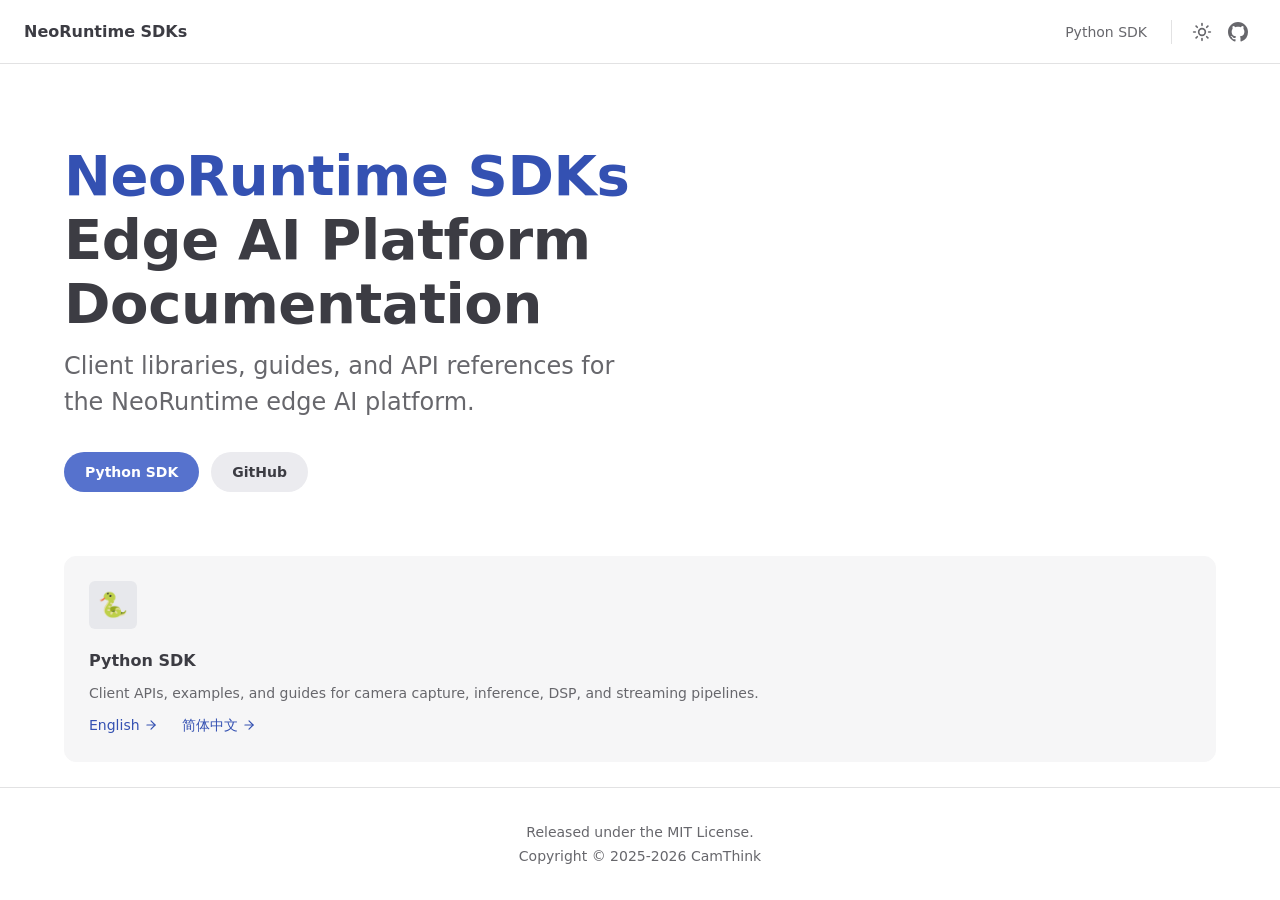
<file: site/index.html>
<!doctype html>
<html lang="en">
  <head>
    <meta charset="utf-8">
    <meta name="viewport" content="width=device-width, initial-scale=1">
    <title>NeoRuntime SDKs</title>
    <meta name="description" content="Developer documentation for building applications on the NeoRuntime edge AI platform.">
    <script>
      // Mirrors VitePress appearance handling (same localStorage key), so the
      // light/dark choice carries over from the NE301 docs on the same origin.
      (function () {
        var saved = null;
        try { saved = localStorage.getItem('vitepress-theme-appearance'); } catch (e) {}
        var dark = saved ? saved === 'dark' : window.matchMedia('(prefers-color-scheme: dark)').matches;
        if (dark) document.documentElement.classList.add('dark');
      })();
    </script>
    <style>
      /* VitePress default-theme tokens, taken from the deployed NE301 site. */
      :root {
        color-scheme: light;
        --vp-c-white: #ffffff;
        --vp-c-bg: #ffffff;
        --vp-c-bg-alt: #f6f6f7;
        --vp-c-bg-soft: #f6f6f7;
        --vp-c-text-1: #3c3c43;
        --vp-c-text-2: #67676c;
        --vp-c-text-3: #6a6a71;
        --vp-c-divider: #e2e2e3;
        --vp-c-gutter: #e2e2e3;
        --vp-c-brand-1: #3451b2;
        --vp-c-brand-2: #3a5ccc;
        --vp-c-brand-3: #5672cd;
        --vp-c-default-1: #dddde3;
        --vp-c-default-2: #e4e4e9;
        --vp-c-default-3: #ebebef;
        --vp-c-default-soft: rgba(142, 150, 170, 0.14);
        --vp-nav-height: 64px;
        --vp-font-family-base: "Inter", ui-sans-serif, system-ui, sans-serif,
          "Apple Color Emoji", "Segoe UI Emoji", "Segoe UI Symbol", "Noto Color Emoji";
      }
      .dark {
        color-scheme: dark;
        --vp-c-bg: #1b1b1f;
        --vp-c-bg-alt: #161618;
        --vp-c-bg-soft: #202127;
        --vp-c-text-1: #dfdfd6;
        --vp-c-text-2: #98989f;
        --vp-c-text-3: #929295;
        --vp-c-divider: #2e2e32;
        --vp-c-gutter: #000000;
        --vp-c-brand-1: #a8b1ff;
        --vp-c-brand-2: #5c73e7;
        --vp-c-brand-3: #3e63dd;
        --vp-c-default-1: #515c67;
        --vp-c-default-2: #414853;
        --vp-c-default-3: #32363f;
        --vp-c-default-soft: rgba(101, 117, 133, 0.16);
      }
      * { box-sizing: border-box; }
      html { scroll-behavior: smooth; }
      body {
        margin: 0;
        min-height: 100vh;
        display: flex;
        flex-direction: column;
        background: var(--vp-c-bg);
        color: var(--vp-c-text-1);
        font-family: var(--vp-font-family-base);
        font-size: 16px;
        line-height: 24px;
        -webkit-font-smoothing: antialiased;
        -moz-osx-font-smoothing: grayscale;
      }
      main { flex: 1; }

      /* NavBar */
      .nav {
        position: sticky;
        top: 0;
        z-index: 10;
        height: var(--vp-nav-height);
        border-bottom: 1px solid var(--vp-c-gutter);
        background: var(--vp-c-bg);
      }
      .nav-inner {
        display: flex;
        align-items: center;
        justify-content: space-between;
        height: 100%;
        max-width: calc(1440px - 64px);
        margin: 0 auto;
        padding: 0 24px;
      }
      .brand {
        display: flex;
        align-items: center;
        height: 100%;
        font-size: 16px;
        font-weight: 600;
        color: var(--vp-c-text-1);
        text-decoration: none;
      }
      .nav-right { display: flex; align-items: center; }
      .menu-link {
        padding: 0 12px;
        line-height: var(--vp-nav-height);
        font-size: 14px;
        font-weight: 500;
        color: var(--vp-c-text-2);
        text-decoration: none;
        transition: color 0.25s;
      }
      .menu-link:hover { color: var(--vp-c-brand-1); }
      .divider { width: 1px; height: 24px; margin: 0 12px; background: var(--vp-c-divider); }
      .nav-action {
        display: flex;
        align-items: center;
        justify-content: center;
        width: 36px;
        height: 36px;
        padding: 0;
        border: 0;
        background: transparent;
        color: var(--vp-c-text-2);
        cursor: pointer;
        transition: color 0.25s;
      }
      .nav-action:hover { color: var(--vp-c-text-1); }
      .icon-sun { display: block; }
      .icon-moon { display: none; }
      .dark .icon-sun { display: none; }
      .dark .icon-moon { display: block; }

      /* Hero */
      .hero { padding: 48px 24px; }
      .hero-inner { max-width: 1152px; margin: 0 auto; }
      .heading { display: flex; flex-direction: column; margin: 0; }
      .heading .name,
      .heading .text {
        margin: 0;
        font-size: 32px;
        line-height: 40px;
        font-weight: 700;
        letter-spacing: -0.4px;
        max-width: 576px;
        white-space: pre-wrap;
      }
      .heading .name { color: var(--vp-c-brand-1); }
      .heading .text { color: var(--vp-c-text-1); }
      .tagline {
        margin: 0;
        padding-top: 12px;
        max-width: 576px;
        font-size: 18px;
        line-height: 28px;
        font-weight: 500;
        color: var(--vp-c-text-2);
        white-space: pre-wrap;
      }
      .actions {
        display: flex;
        flex-wrap: wrap;
        justify-content: center;
        margin: -6px;
        padding-top: 24px;
      }
      .action { padding: 6px; }

      /* VPButton (medium) */
      .vp-button {
        display: inline-block;
        padding: 0 20px;
        border: 1px solid transparent;
        border-radius: 20px;
        line-height: 38px;
        font-size: 14px;
        font-weight: 600;
        text-align: center;
        white-space: nowrap;
        text-decoration: none;
        transition: color 0.25s, border-color 0.25s, background-color 0.25s;
      }
      .vp-button.brand { background: var(--vp-c-brand-3); color: var(--vp-c-white); }
      .vp-button.brand:hover { background: var(--vp-c-brand-2); }
      .vp-button.alt { background: var(--vp-c-default-3); color: var(--vp-c-text-1); }
      .vp-button.alt:hover { background: var(--vp-c-default-2); }

      /* Features */
      .features { padding: 0 24px; }
      .features-inner { max-width: 1152px; margin: 0 auto; }
      .items { display: flex; flex-wrap: wrap; margin: -8px; }
      .item { flex: 1 1 320px; padding: 8px; }
      .box {
        display: flex;
        flex-direction: column;
        height: 100%;
        padding: 24px;
        border: 1px solid var(--vp-c-bg-soft);
        border-radius: 12px;
        background: var(--vp-c-bg-soft);
        transition: border-color 0.25s, background-color 0.25s;
      }
      .box:hover { border-color: var(--vp-c-brand-1); }
      .feature-icon {
        display: flex;
        align-items: center;
        justify-content: center;
        width: 48px;
        height: 48px;
        margin-bottom: 20px;
        border-radius: 6px;
        background: var(--vp-c-default-soft);
        font-size: 24px;
      }
      .feature-title {
        margin: 0;
        font-size: 16px;
        line-height: 24px;
        font-weight: 600;
        color: var(--vp-c-text-1);
      }
      .feature-details {
        flex-grow: 1;
        margin: 0;
        padding-top: 8px;
        font-size: 14px;
        line-height: 24px;
        font-weight: 500;
        color: var(--vp-c-text-2);
      }
      .link-list { display: flex; flex-wrap: wrap; gap: 4px 24px; padding-top: 8px; }
      .link-text {
        display: flex;
        align-items: center;
        font-size: 14px;
        font-weight: 500;
        color: var(--vp-c-brand-1);
        text-decoration: none;
      }
      .link-text:hover { text-decoration: underline; }
      .link-text svg { margin-left: 4px; }

      /* Footer */
      .footer {
        padding: 32px 24px;
        border-top: 1px solid var(--vp-c-gutter);
        background: var(--vp-c-bg);
      }
      .footer-inner { max-width: 1440px; margin: 0 auto; text-align: center; }
      .footer p { margin: 0; font-size: 14px; line-height: 24px; font-weight: 500; color: var(--vp-c-text-2); }

      @media (min-width: 480px) {
        .tagline { font-size: 20px; line-height: 32px; }
      }
      @media (min-width: 960px) {
        .menu-link { display: inline-block; }
        .hero { padding: 80px 48px 64px; }
        .features { padding: 0 48px; }
        .heading .name,
        .heading .text { font-size: 48px; line-height: 56px; }
        .tagline { font-size: 24px; line-height: 36px; }
        .actions { justify-content: flex-start; padding-top: 32px; }
      }
      @media (min-width: 1280px) {
        .hero { padding: 80px 64px 64px; }
        .features { padding: 0 64px; }
        .heading .name,
        .heading .text { font-size: 56px; line-height: 64px; }
      }
      @media (max-width: 959px) {
        .menu-link { display: none; }
      }
    </style>
  </head>
  <body>
    <header class="nav">
      <div class="nav-inner">
        <a class="brand" href="./">NeoRuntime SDKs</a>
        <div class="nav-right">
          <a class="menu-link" href="./python/en/">Python SDK</a>
          <span class="divider"></span>
          <button class="nav-action" type="button" aria-label="Toggle dark mode" onclick="toggleAppearance()">
            <svg class="icon-sun" xmlns="http://www.w3.org/2000/svg" width="20" height="20" viewBox="0 0 24 24" fill="none" stroke="currentColor" stroke-width="2" stroke-linecap="round" stroke-linejoin="round"><circle cx="12" cy="12" r="4"/><path d="M12 2v2"/><path d="M12 20v2"/><path d="m4.93 4.93 1.41 1.41"/><path d="m17.66 17.66 1.41 1.41"/><path d="M2 12h2"/><path d="M20 12h2"/><path d="m6.34 17.66-1.41 1.41"/><path d="m19.07 4.93-1.41 1.41"/></svg>
            <svg class="icon-moon" xmlns="http://www.w3.org/2000/svg" width="20" height="20" viewBox="0 0 24 24" fill="none" stroke="currentColor" stroke-width="2" stroke-linecap="round" stroke-linejoin="round"><path d="M12 3a6 6 0 0 0 9 9 9 9 0 1 1-9-9Z"/></svg>
          </button>
          <a class="nav-action" href="https://github.com/camthink-ai/neoruntime-sdks" target="_blank" rel="noreferrer" aria-label="GitHub">
            <svg xmlns="http://www.w3.org/2000/svg" width="20" height="20" viewBox="0 0 16 16" fill="currentColor"><path d="M8 0C3.58 0 0 3.58 0 8c0 3.54 2.29 6.53 5.47 7.59.4.07.55-.17.55-.38 0-.19-.01-.82-.01-1.49-2.01.37-2.53-.49-2.69-.94-.09-.23-.48-.94-.82-1.13-.28-.15-.68-.52-.01-.53.63-.01 1.08.58 1.23.82.72 1.21 1.87.87 2.33.66.07-.52.28-.87.51-1.07-1.78-.2-3.64-.89-3.64-3.95 0-.87.31-1.59.82-2.15-.08-.2-.36-1.02.08-2.12 0 0 .67-.21 2.2.82.64-.18 1.32-.27 2-.27s1.36.09 2 .27c1.53-1.04 2.2-.82 2.2-.82.44 1.1.16 1.92.08 2.12.51.56.82 1.27.82 2.15 0 3.07-1.87 3.75-3.65 3.95.29.25.54.73.54 1.48 0 1.07-.01 1.93-.01 2.2 0 .21.15.46.55.38A8.01 8.01 0 0 0 16 8c0-4.42-3.58-8-8-8Z"/></svg>
          </a>
        </div>
      </div>
    </header>

    <main>
      <section class="hero">
        <div class="hero-inner">
          <h1 class="heading"><span class="name">NeoRuntime SDKs</span><span class="text">Edge AI Platform Documentation</span></h1>
          <p class="tagline">Client libraries, guides, and API references for the NeoRuntime edge AI platform.</p>
          <div class="actions">
            <div class="action"><a class="vp-button brand" href="./python/en/">Python SDK</a></div>
            <div class="action"><a class="vp-button alt" href="https://github.com/camthink-ai/neoruntime-sdks" target="_blank" rel="noreferrer">GitHub</a></div>
          </div>
        </div>
      </section>

      <section class="features" aria-label="SDK documentation">
        <div class="features-inner">
          <div class="items">
            <div class="item">
              <article class="box">
                <div class="feature-icon">🐍</div>
                <h2 class="feature-title">Python SDK</h2>
                <p class="feature-details">Client APIs, examples, and guides for camera capture, inference, DSP, and streaming pipelines.</p>
                <div class="link-list">
                  <a class="link-text" href="./python/en/">English <svg xmlns="http://www.w3.org/2000/svg" width="14" height="14" viewBox="0 0 24 24" fill="none" stroke="currentColor" stroke-width="2" stroke-linecap="round" stroke-linejoin="round"><path d="M5 12h14"/><path d="m12 5 7 7-7 7"/></svg></a>
                  <a class="link-text" href="./python/zh/">简体中文 <svg xmlns="http://www.w3.org/2000/svg" width="14" height="14" viewBox="0 0 24 24" fill="none" stroke="currentColor" stroke-width="2" stroke-linecap="round" stroke-linejoin="round"><path d="M5 12h14"/><path d="m12 5 7 7-7 7"/></svg></a>
                </div>
              </article>
            </div>
          </div>
        </div>
      </section>
    </main>

    <footer class="footer">
      <div class="footer-inner">
        <p class="message">Released under the MIT License.</p>
        <p class="copyright">Copyright © 2025-2026 CamThink</p>
      </div>
    </footer>

    <script>
      function toggleAppearance() {
        var dark = document.documentElement.classList.toggle('dark');
        try { localStorage.setItem('vitepress-theme-appearance', dark ? 'dark' : 'light'); } catch (e) {}
      }
    </script>
  </body>
</html>
</file>
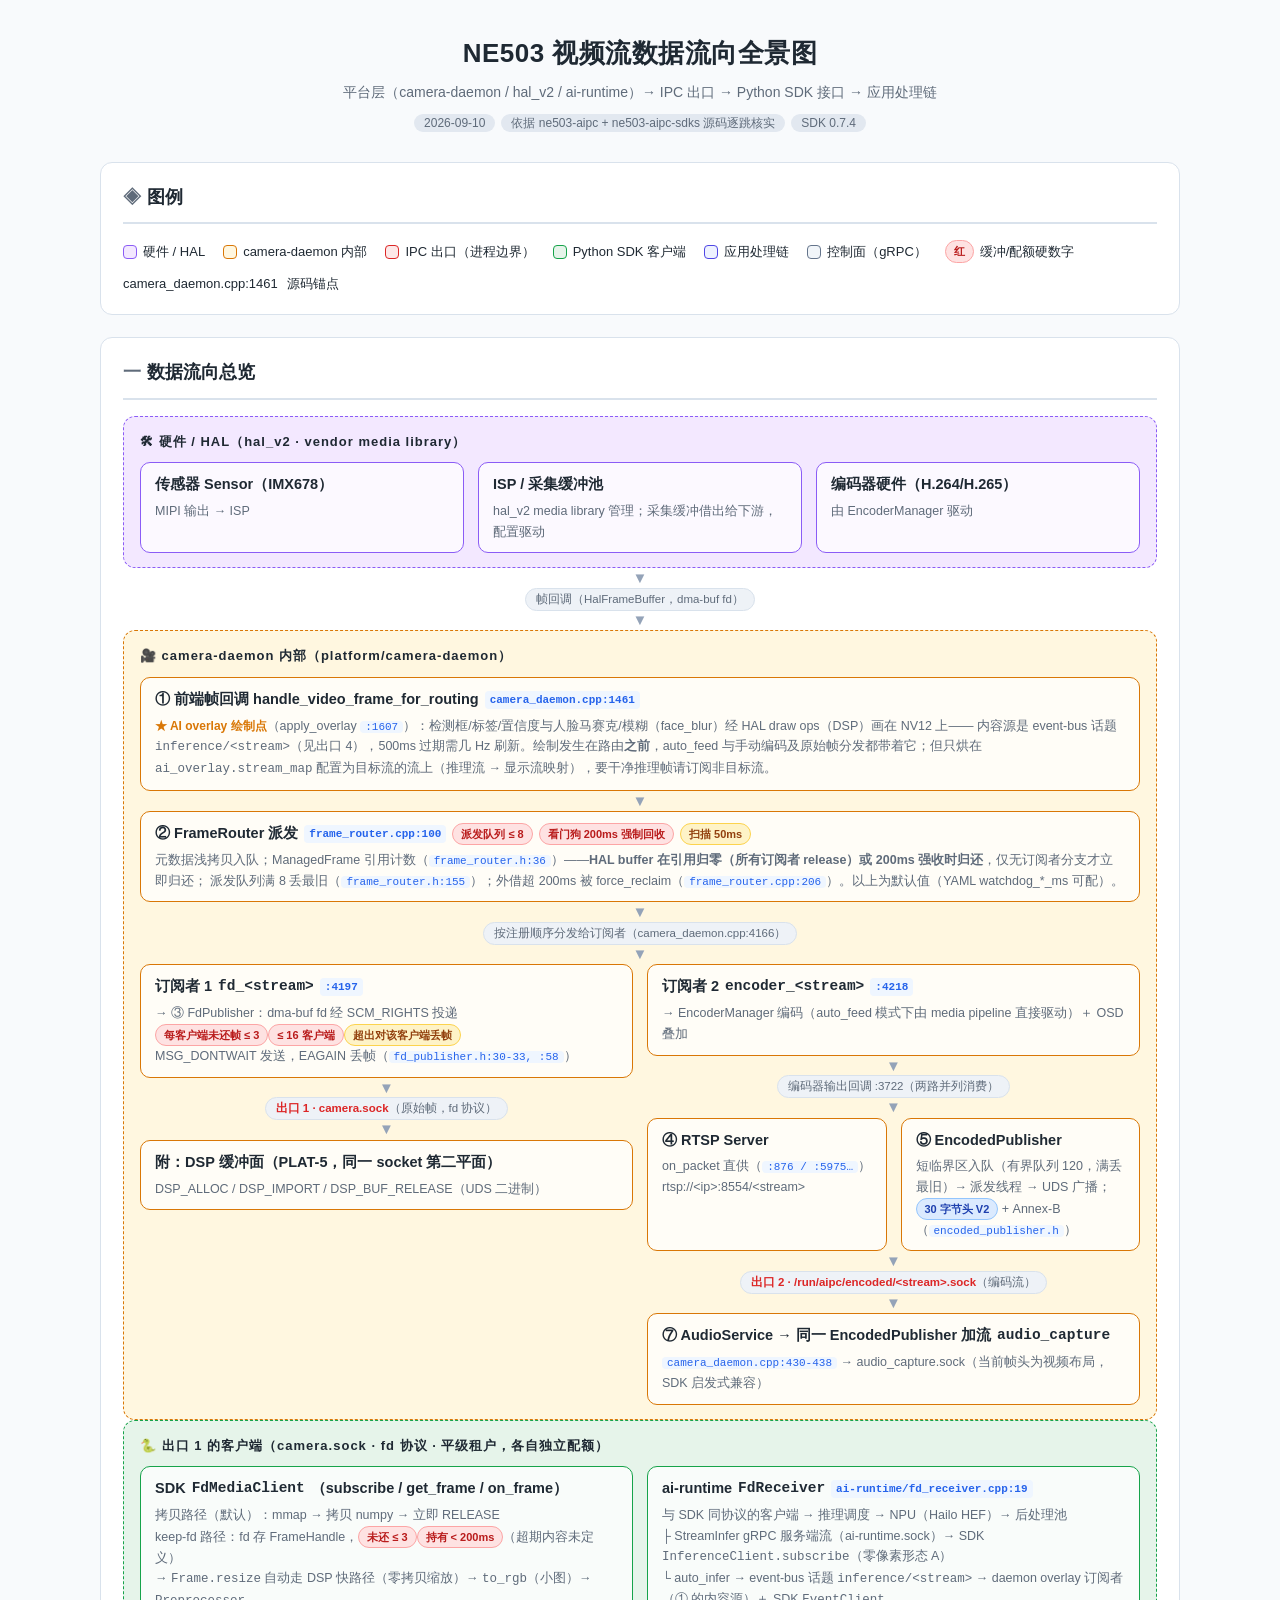
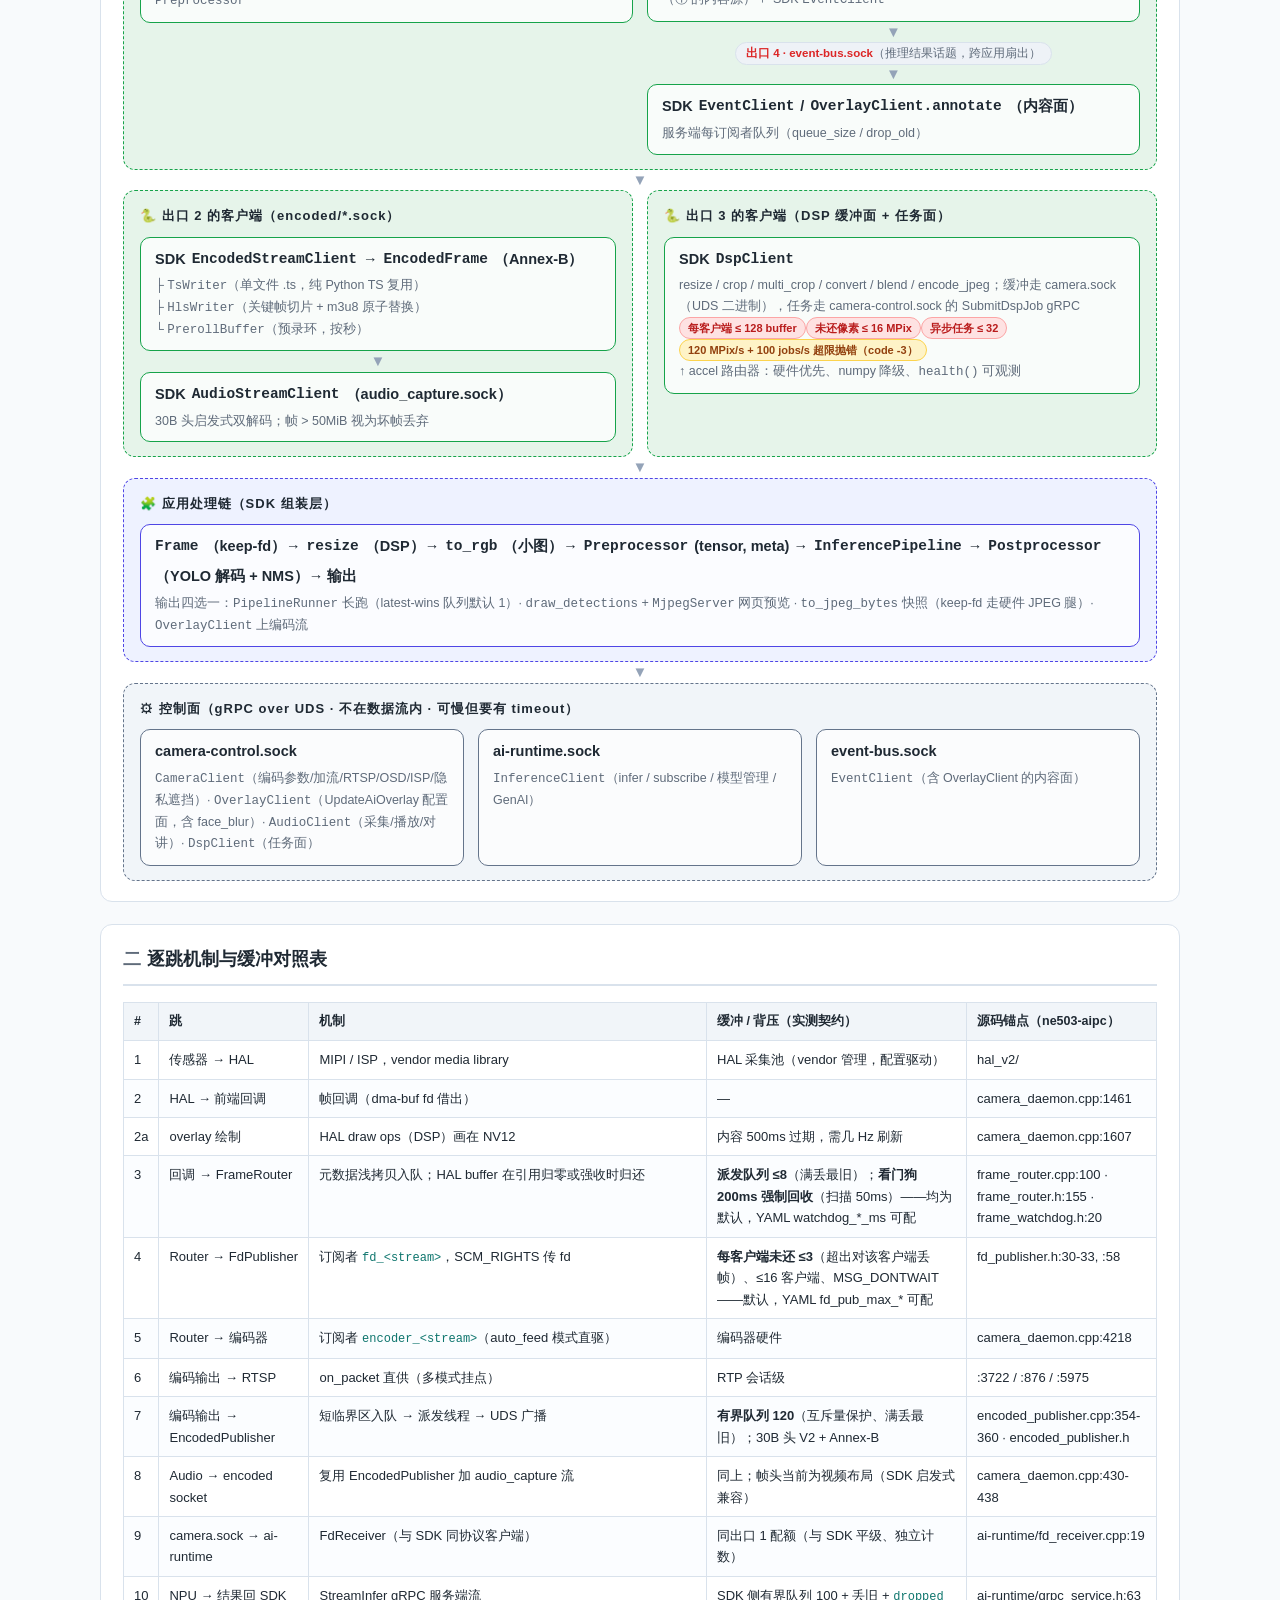
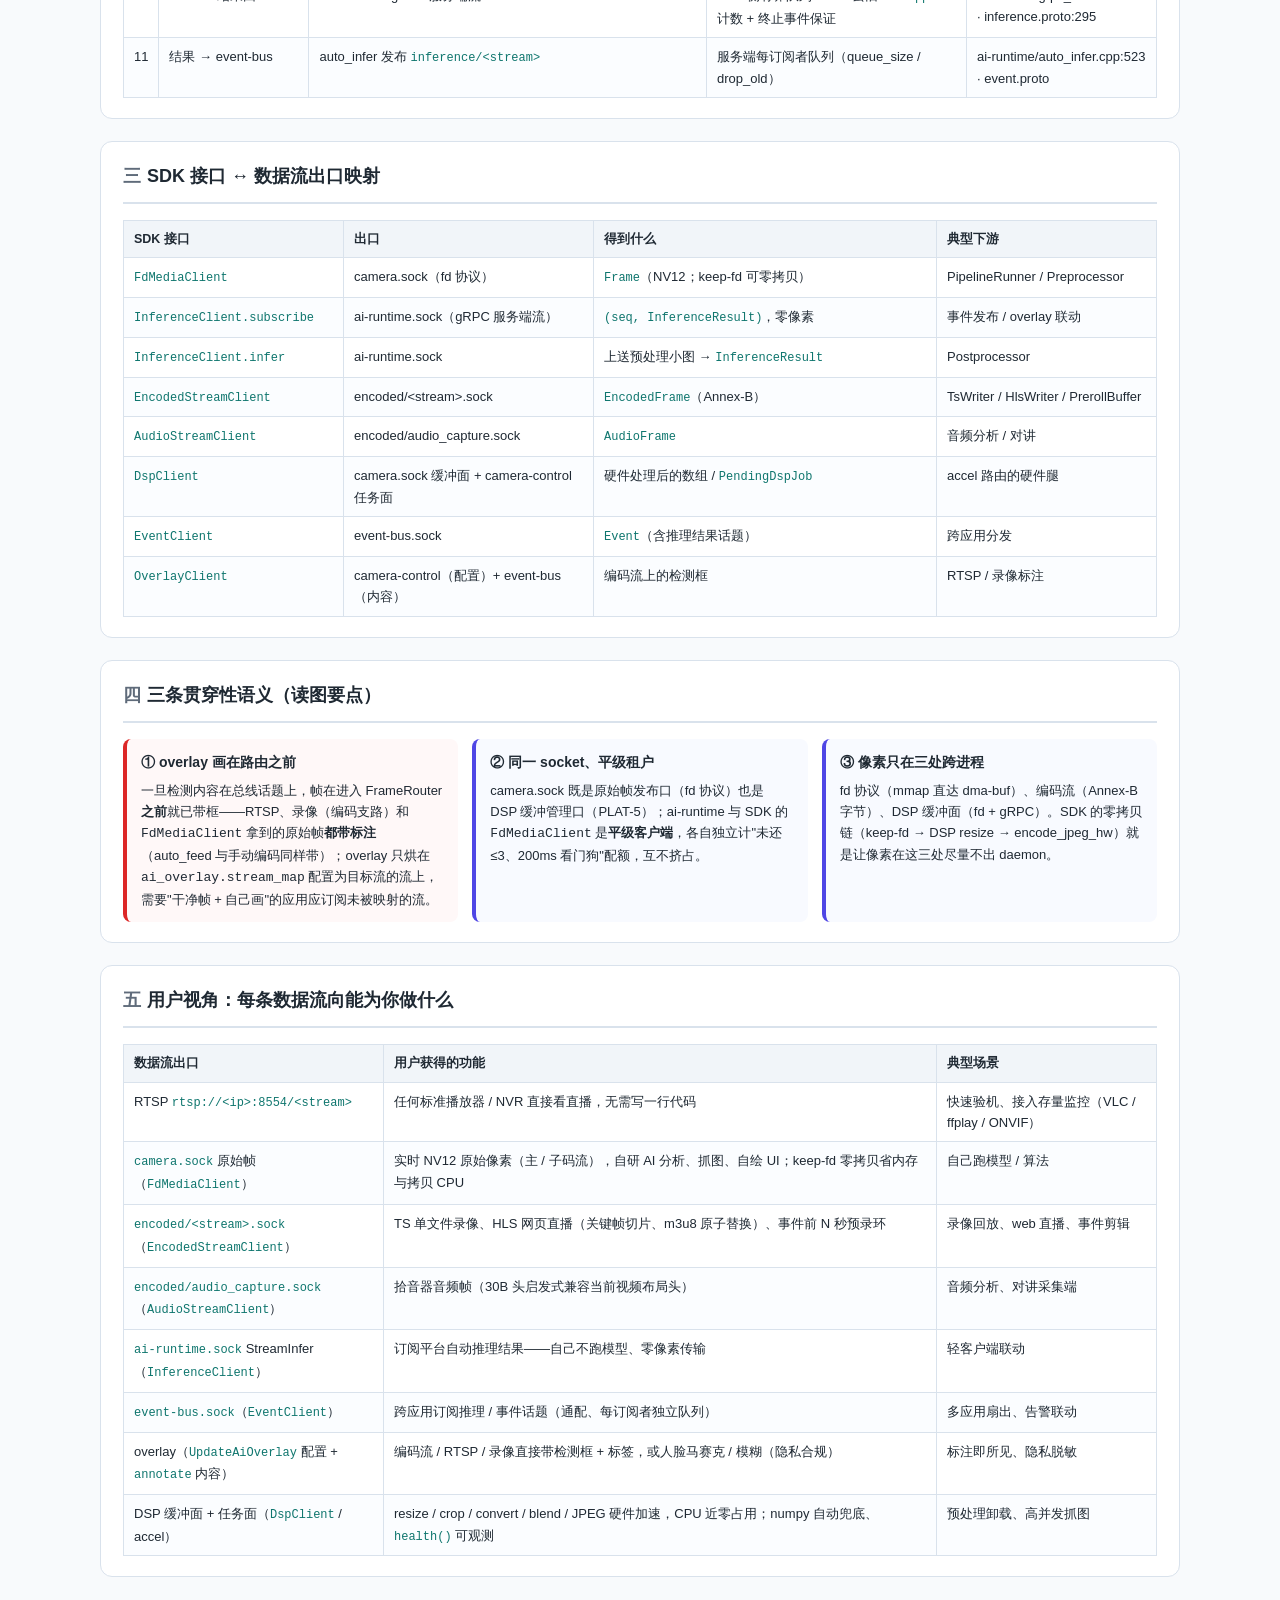
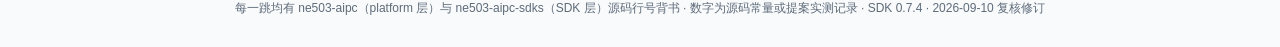
<file: docs/video-dataflow.html>
<!DOCTYPE html>
<html lang="zh-CN">
<head>
<meta charset="UTF-8">
<meta name="viewport" content="width=device-width, initial-scale=1.0">
<title>NE503 视频流数据流向全景图 · 平台层 → SDK 接口</title>
<style>
  :root {
    --ink: #1f2933;
    --muted: #5f6b7a;
    --line: #d9e2ec;
    --bg: #f8fafc;
    --card: #ffffff;
    --hw: #f3e8ff;      --hw-b: #8b5cf6;
    --daemon: #fff7e0;  --daemon-b: #d97706;
    --ipc: #fde8e8;     --ipc-b: #dc2626;
    --sdk: #e6f4ea;     --sdk-b: #16a34a;
    --app: #eef2ff;     --app-b: #4f46e5;
    --ctrl: #f1f5f9;    --ctrl-b: #64748b;
  }
  * { box-sizing: border-box; margin: 0; padding: 0; }
  body {
    font-family: -apple-system, "PingFang SC", "Hiragino Sans GB", "Microsoft YaHei", "Noto Sans CJK SC", sans-serif;
    background: var(--bg); color: var(--ink);
    line-height: 1.65; padding: 32px 16px 64px;
  }
  .page { max-width: 1080px; margin: 0 auto; }
  header.page-head { text-align: center; margin-bottom: 28px; }
  header.page-head h1 { font-size: 26px; letter-spacing: .5px; }
  header.page-head .sub { color: var(--muted); margin-top: 6px; font-size: 14px; }
  header.page-head .meta { margin-top: 10px; font-size: 12px; color: var(--muted); }
  header.page-head .meta span { background: #e2e8f0; border-radius: 999px; padding: 2px 10px; margin: 0 3px; }

  section { background: var(--card); border: 1px solid var(--line); border-radius: 12px; padding: 20px 22px; margin-bottom: 22px; }
  section > h2 { font-size: 18px; padding-bottom: 10px; border-bottom: 2px solid var(--line); margin-bottom: 16px; }
  section > h2 .no { color: var(--muted); font-weight: 600; margin-right: 6px; }

  /* legend */
  .legend { display: flex; flex-wrap: wrap; gap: 10px 18px; font-size: 13px; }
  .legend .item { display: flex; align-items: center; gap: 6px; }
  .legend .chip { width: 14px; height: 14px; border-radius: 4px; border: 1px solid; }

  /* flow primitives */
  .flow { display: flex; flex-direction: column; align-items: stretch; }
  .box { border: 1.5px solid; border-radius: 10px; padding: 10px 14px; background: var(--card); }
  .box .t { font-weight: 700; font-size: 14.5px; display: flex; align-items: center; flex-wrap: wrap; gap: 6px; }
  .box .d { font-size: 12.5px; color: var(--muted); margin-top: 4px; }
  .box .anchor { font-family: ui-monospace, SFMono-Regular, Menlo, Consolas, monospace; font-size: 11px; color: #2563eb; background:#eff6ff; border-radius: 4px; padding: 0 5px; }

  .band { border-radius: 12px; padding: 14px 16px; border: 1.5px dashed; }
  .band > .band-title { font-size: 13px; font-weight: 700; letter-spacing: 1px; margin-bottom: 10px; display:flex; align-items:center; gap:8px;}
  .band.hw    { background: var(--hw);     border-color: var(--hw-b); }
  .band.daemon{ background: var(--daemon); border-color: var(--daemon-b); }
  .band.ipc   { background: var(--ipc);    border-color: var(--ipc-b); }
  .band.sdk   { background: var(--sdk);    border-color: var(--sdk-b); }
  .band.app   { background: var(--app);    border-color: var(--app-b); }
  .band.ctrl  { background: var(--ctrl);   border-color: var(--ctrl-b); border-style: dashed; }
  .band .box  { background: rgba(255,255,255,.75); }

  .arrow { display: flex; flex-direction: column; align-items: center; padding: 2px 0; }
  .arrow .stem { color: #94a3b8; font-size: 15px; line-height: 1.1; }
  .arrow .lbl { font-size: 11.5px; color: var(--muted); background: #eef2f7; border: 1px solid var(--line); border-radius: 999px; padding: 1px 10px; margin: 1px 0; }
  .arrow .lbl strong { color: var(--ipc-b); }

  .row { display: flex; gap: 14px; align-items: stretch; }
  .row > * { flex: 1; min-width: 0; }
  .col { display: flex; flex-direction: column; }

  .badge { display: inline-block; font-size: 11px; font-weight: 700; border-radius: 999px; padding: 1px 8px; border: 1px solid; }
  .badge.red   { color:#b91c1c; background:#fee2e2; border-color:#fca5a5; }
  .badge.amber { color:#92400e; background:#fef3c7; border-color:#fcd34d; }
  .badge.blue  { color:#1e40af; background:#dbeafe; border-color:#93c5fd; }
  .badge.green { color:#166534; background:#dcfce7; border-color:#86efac; }
  .star { font-size: 12px; color: var(--daemon-b); font-weight: 700; }

  /* tables */
  table { width: 100%; border-collapse: collapse; font-size: 13px; }
  th, td { border: 1px solid var(--line); padding: 8px 10px; text-align: left; vertical-align: top; }
  th { background: #f1f5f9; font-size: 12.5px; }
  td code, .mono { font-family: ui-monospace, SFMono-Regular, Menlo, Consolas, monospace; font-size: 12px; color: #0f766e; }
  td .anchor-inline { font-family: ui-monospace, Menlo, Consolas, monospace; font-size: 11px; color:#2563eb; white-space: nowrap; }
  table tr:nth-child(even) td { background: #fbfdff; }

  /* callouts */
  .callouts { display: grid; grid-template-columns: repeat(auto-fit, minmax(300px, 1fr)); gap: 14px; }
  .callout { border-left: 4px solid var(--app-b); background: #f8faff; border-radius: 8px; padding: 12px 14px; font-size: 13px; }
  .callout h3 { font-size: 14px; margin-bottom: 6px; }
  .callout.warn { border-left-color: var(--ipc-b); background: #fff8f8; }

  footer.page-foot { text-align: center; color: var(--muted); font-size: 12px; margin-top: 8px; }

  @media (max-width: 760px) {
    .row { flex-direction: column; }
    .arrow .lbl { max-width: 92%; text-align: center; }
  }
  @media print {
    body { background: #fff; padding: 8px; }
    section { break-inside: avoid; }
  }
</style>
</head>
<body>
<div class="page">

<header class="page-head">
  <h1>NE503 视频流数据流向全景图</h1>
  <div class="sub">平台层（camera-daemon / hal_v2 / ai-runtime）→ IPC 出口 → Python SDK 接口 → 应用处理链</div>
  <div class="meta">
    <span>2026-09-10</span><span>依据 ne503-aipc + ne503-aipc-sdks 源码逐跳核实</span><span>SDK 0.7.4</span>
  </div>
</header>

<!-- ===================== 图例 ===================== -->
<section>
  <h2><span class="no">◈</span>图例</h2>
  <div class="legend">
    <div class="item"><span class="chip" style="background:var(--hw);border-color:var(--hw-b)"></span>硬件 / HAL</div>
    <div class="item"><span class="chip" style="background:var(--daemon);border-color:var(--daemon-b)"></span>camera-daemon 内部</div>
    <div class="item"><span class="chip" style="background:var(--ipc);border-color:var(--ipc-b)"></span>IPC 出口（进程边界）</div>
    <div class="item"><span class="chip" style="background:var(--sdk);border-color:var(--sdk-b)"></span>Python SDK 客户端</div>
    <div class="item"><span class="chip" style="background:var(--app);border-color:var(--app-b)"></span>应用处理链</div>
    <div class="item"><span class="chip" style="background:var(--ctrl);border-color:var(--ctrl-b)"></span>控制面（gRPC）</div>
    <div class="item"><span class="badge red">红</span>缓冲/配额硬数字</div>
    <div class="item"><span class="anchor">camera_daemon.cpp:1461</span>&nbsp;源码锚点</div>
  </div>
</section>

<!-- ===================== 全景图 ===================== -->
<section>
  <h2><span class="no">一</span>数据流向总览</h2>
  <div class="flow">

    <!-- 硬件层 -->
    <div class="band hw">
      <div class="band-title">🛠 硬件 / HAL（hal_v2 · vendor media library）</div>
      <div class="row">
        <div class="box" style="border-color:var(--hw-b)">
          <div class="t">传感器 Sensor（IMX678）</div>
          <div class="d">MIPI 输出 → ISP</div>
        </div>
        <div class="box" style="border-color:var(--hw-b)">
          <div class="t">ISP / 采集缓冲池</div>
          <div class="d">hal_v2 media library 管理；采集缓冲借出给下游，配置驱动</div>
        </div>
        <div class="box" style="border-color:var(--hw-b)">
          <div class="t">编码器硬件（H.264/H.265）</div>
          <div class="d">由 EncoderManager 驱动</div>
        </div>
      </div>
    </div>

    <div class="arrow"><span class="stem">▼</span><span class="lbl">帧回调（HalFrameBuffer，dma-buf fd）</span><span class="stem">▼</span></div>

    <!-- camera-daemon -->
    <div class="band daemon">
      <div class="band-title">🎥 camera-daemon 内部（platform/camera-daemon）</div>

      <div class="box" style="border-color:var(--daemon-b)">
        <div class="t">① 前端帧回调 handle_video_frame_for_routing <span class="anchor">camera_daemon.cpp:1461</span></div>
        <div class="d"><span class="star">★ AI overlay 绘制点</span>（apply_overlay <span class="anchor">:1607</span>）：检测框/标签/置信度与人脸马赛克/模糊（face_blur）经 HAL draw ops（DSP）画在 NV12 上——
          内容源是 event-bus 话题 <code>inference/&lt;stream&gt;</code>（见出口 4），500ms 过期需几 Hz 刷新。绘制发生在路由<b>之前</b>，auto_feed 与手动编码及原始帧分发都带着它；但只烘在 <code>ai_overlay.stream_map</code> 配置为目标流的流上（推理流 → 显示流映射），要干净推理帧请订阅非目标流。</div>
      </div>

      <div class="arrow"><span class="stem">▼</span></div>

      <div class="box" style="border-color:var(--daemon-b)">
        <div class="t">② FrameRouter 派发 <span class="anchor">frame_router.cpp:100</span>
          <span class="badge red">派发队列 ≤ 8</span><span class="badge red">看门狗 200ms 强制回收</span><span class="badge amber">扫描 50ms</span>
        </div>
        <div class="d">元数据浅拷贝入队；ManagedFrame 引用计数（<span class="anchor">frame_router.h:36</span>）——<b>HAL buffer 在引用归零（所有订阅者 release）或 200ms 强收时归还</b>，仅无订阅者分支才立即归还；
          派发队列满 8 丢最旧（<span class="anchor">frame_router.h:155</span>）；外借超 200ms 被 force_reclaim（<span class="anchor">frame_router.cpp:206</span>）。以上为默认值（YAML watchdog_*_ms 可配）。</div>
      </div>

      <div class="arrow"><span class="stem">▼</span><span class="lbl">按注册顺序分发给订阅者（camera_daemon.cpp:4166）</span><span class="stem">▼</span></div>

      <div class="row">
        <div class="col">
          <div class="box" style="border-color:var(--daemon-b)">
            <div class="t">订阅者 1 <code>fd_&lt;stream&gt;</code> <span class="anchor">:4197</span></div>
            <div class="d">→ ③ FdPublisher：dma-buf fd 经 SCM_RIGHTS 投递<br>
              <span class="badge red">每客户端未还帧 ≤ 3</span><span class="badge red">≤ 16 客户端</span><span class="badge amber">超出对该客户端丢帧</span><br>
              MSG_DONTWAIT 发送，EAGAIN 丢帧（<span class="anchor">fd_publisher.h:30-33, :58</span>）</div>
          </div>
          <div class="arrow"><span class="stem">▼</span><span class="lbl"><strong>出口 1 · camera.sock</strong>（原始帧，fd 协议）</span><span class="stem">▼</span></div>
          <div class="box" style="border-color:var(--daemon-b)">
            <div class="t">附：DSP 缓冲面（PLAT-5，同一 socket 第二平面）</div>
            <div class="d">DSP_ALLOC / DSP_IMPORT / DSP_BUF_RELEASE（UDS 二进制）</div>
          </div>
        </div>

        <div class="col">
          <div class="box" style="border-color:var(--daemon-b)">
            <div class="t">订阅者 2 <code>encoder_&lt;stream&gt;</code> <span class="anchor">:4218</span></div>
            <div class="d">→ EncoderManager 编码（auto_feed 模式下由 media pipeline 直接驱动）＋ OSD 叠加</div>
          </div>
          <div class="arrow"><span class="stem">▼</span><span class="lbl">编码器输出回调 <span class="anchor">:3722</span>（两路并列消费）</span><span class="stem">▼</span></div>
          <div class="row">
            <div class="box" style="border-color:var(--daemon-b)">
              <div class="t">④ RTSP Server</div>
              <div class="d">on_packet 直供（<span class="anchor">:876 / :5975…</span>）<br>rtsp://&lt;ip&gt;:8554/&lt;stream&gt;</div>
            </div>
            <div class="box" style="border-color:var(--daemon-b)">
              <div class="t">⑤ EncodedPublisher</div>
              <div class="d">短临界区入队（有界队列 120，满丢最旧）→ 派发线程 → UDS 广播；<span class="badge blue">30 字节头 V2</span> + Annex-B（<span class="anchor">encoded_publisher.h</span>）</div>
            </div>
          </div>
          <div class="arrow"><span class="stem">▼</span><span class="lbl"><strong>出口 2 · /run/aipc/encoded/&lt;stream&gt;.sock</strong>（编码流）</span><span class="stem">▼</span></div>
          <div class="box" style="border-color:var(--daemon-b)">
            <div class="t">⑦ AudioService → 同一 EncodedPublisher 加流 <code>audio_capture</code></div>
            <div class="d"><span class="anchor">camera_daemon.cpp:430-438</span> → audio_capture.sock（当前帧头为视频布局，SDK 启发式兼容）</div>
          </div>
        </div>
      </div>
    </div>

    <!-- 出口 1 客户端 -->
    <div class="band sdk">
      <div class="band-title">🐍 出口 1 的客户端（camera.sock · fd 协议 · 平级租户，各自独立配额）</div>
      <div class="row">
        <div class="col">
          <div class="box" style="border-color:var(--sdk-b)">
            <div class="t">SDK <code>FdMediaClient</code>（subscribe / get_frame / on_frame）</div>
            <div class="d">拷贝路径（默认）：mmap → 拷贝 numpy → 立即 RELEASE<br>
              keep-fd 路径：fd 存 FrameHandle，<span class="badge red">未还 ≤ 3</span><span class="badge red">持有 &lt; 200ms</span>（超期内容未定义）<br>
              → <code>Frame.resize</code> 自动走 DSP 快路径（零拷贝缩放）→ <code>to_rgb</code>（小图）→ <code>Preprocessor</code></div>
          </div>
        </div>
        <div class="col">
          <div class="box" style="border-color:var(--sdk-b)">
            <div class="t">ai-runtime <code>FdReceiver</code> <span class="anchor">ai-runtime/fd_receiver.cpp:19</span></div>
            <div class="d">与 SDK 同协议的客户端 → 推理调度 → NPU（Hailo HEF）→ 后处理池<br>
              ├ StreamInfer gRPC 服务端流（ai-runtime.sock）→ SDK <code>InferenceClient.subscribe</code>（零像素形态 A）<br>
              └ auto_infer → event-bus 话题 <code>inference/&lt;stream&gt;</code> → daemon overlay 订阅者（① 的内容源）＋ SDK <code>EventClient</code></div>
          </div>
          <div class="arrow"><span class="stem">▼</span><span class="lbl"><strong>出口 4 · event-bus.sock</strong>（推理结果话题，跨应用扇出）</span><span class="stem">▼</span></div>
          <div class="box" style="border-color:var(--sdk-b)">
            <div class="t">SDK <code>EventClient</code> / <code>OverlayClient.annotate</code>（内容面）</div>
            <div class="d">服务端每订阅者队列（queue_size / drop_old）</div>
          </div>
        </div>
      </div>
    </div>

    <div class="arrow"><span class="stem">▼</span></div>

    <!-- 出口 2/3 客户端 -->
    <div class="row">
      <div class="band sdk" style="flex:1">
        <div class="band-title">🐍 出口 2 的客户端（encoded/*.sock）</div>
        <div class="box" style="border-color:var(--sdk-b)">
          <div class="t">SDK <code>EncodedStreamClient</code> → <code>EncodedFrame</code>（Annex-B）</div>
          <div class="d">├ <code>TsWriter</code>（单文件 .ts，纯 Python TS 复用）<br>
            ├ <code>HlsWriter</code>（关键帧切片 + m3u8 原子替换）<br>
            └ <code>PrerollBuffer</code>（预录环，按秒）</div>
        </div>
        <div class="arrow"><span class="stem">▼</span></div>
        <div class="box" style="border-color:var(--sdk-b)">
          <div class="t">SDK <code>AudioStreamClient</code>（audio_capture.sock）</div>
          <div class="d">30B 头启发式双解码；帧 &gt; 50MiB 视为坏帧丢弃</div>
        </div>
      </div>

      <div class="band sdk" style="flex:1">
        <div class="band-title">🐍 出口 3 的客户端（DSP 缓冲面 + 任务面）</div>
        <div class="box" style="border-color:var(--sdk-b)">
          <div class="t">SDK <code>DspClient</code></div>
          <div class="d">resize / crop / multi_crop / convert / blend / encode_jpeg；缓冲走 camera.sock（UDS 二进制），任务走 camera-control.sock 的 SubmitDspJob gRPC<br>
            <span class="badge red">每客户端 ≤ 128 buffer</span><span class="badge red">未还像素 ≤ 16 MPix</span><span class="badge red">异步任务 ≤ 32</span><span class="badge amber">120 MPix/s + 100 jobs/s 超限抛错（code -3）</span><br>
            ↑ accel 路由器：硬件优先、numpy 降级、<code>health()</code> 可观测</div>
        </div>
      </div>
    </div>

    <div class="arrow"><span class="stem">▼</span></div>

    <!-- 应用处理链 -->
    <div class="band app">
      <div class="band-title">🧩 应用处理链（SDK 组装层）</div>
      <div class="box" style="border-color:var(--app-b)">
        <div class="t"><code>Frame</code>（keep-fd）→ <code>resize</code>（DSP）→ <code>to_rgb</code>（小图）→ <code>Preprocessor</code>(tensor, meta) → <code>InferencePipeline</code> → <code>Postprocessor</code>（YOLO 解码 + NMS）→ 输出</div>
        <div class="d">输出四选一：<code>PipelineRunner</code> 长跑（latest-wins 队列默认 1）· <code>draw_detections</code> + <code>MjpegServer</code> 网页预览 · <code>to_jpeg_bytes</code> 快照（keep-fd 走硬件 JPEG 腿）· <code>OverlayClient</code> 上编码流</div>
      </div>
    </div>

    <div class="arrow"><span class="stem">▼</span></div>

    <!-- 控制面 -->
    <div class="band ctrl">
      <div class="band-title">⚙ 控制面（gRPC over UDS · 不在数据流内 · 可慢但要有 timeout）</div>
      <div class="row">
        <div class="box" style="border-color:var(--ctrl-b)"><div class="t">camera-control.sock</div>
          <div class="d"><code>CameraClient</code>（编码参数/加流/RTSP/OSD/ISP/隐私遮挡）· <code>OverlayClient</code>（UpdateAiOverlay 配置面，含 face_blur）· <code>AudioClient</code>（采集/播放/对讲）· <code>DspClient</code>（任务面）</div></div>
        <div class="box" style="border-color:var(--ctrl-b)"><div class="t">ai-runtime.sock</div>
          <div class="d"><code>InferenceClient</code>（infer / subscribe / 模型管理 / GenAI）</div></div>
        <div class="box" style="border-color:var(--ctrl-b)"><div class="t">event-bus.sock</div>
          <div class="d"><code>EventClient</code>（含 OverlayClient 的内容面）</div></div>
      </div>
    </div>

  </div>
</section>

<!-- ===================== 逐跳表 ===================== -->
<section>
  <h2><span class="no">二</span>逐跳机制与缓冲对照表</h2>
  <table>
    <thead><tr><th style="width:34px">#</th><th style="width:150px">跳</th><th>机制</th><th style="width:260px">缓冲 / 背压（实测契约）</th><th style="width:190px">源码锚点（ne503-aipc）</th></tr></thead>
    <tbody>
      <tr><td>1</td><td>传感器 → HAL</td><td>MIPI / ISP，vendor media library</td><td>HAL 采集池（vendor 管理，配置驱动）</td><td class="anchor-inline">hal_v2/</td></tr>
      <tr><td>2</td><td>HAL → 前端回调</td><td>帧回调（dma-buf fd 借出）</td><td>—</td><td class="anchor-inline">camera_daemon.cpp:1461</td></tr>
      <tr><td>2a</td><td>overlay 绘制</td><td>HAL draw ops（DSP）画在 NV12</td><td>内容 500ms 过期，需几 Hz 刷新</td><td class="anchor-inline">camera_daemon.cpp:1607</td></tr>
      <tr><td>3</td><td>回调 → FrameRouter</td><td>元数据浅拷贝入队；HAL buffer 在引用归零或强收时归还</td><td><b>派发队列 ≤8</b>（满丢最旧）；<b>看门狗 200ms 强制回收</b>（扫描 50ms）——均为默认，YAML watchdog_*_ms 可配</td><td class="anchor-inline">frame_router.cpp:100 · frame_router.h:155 · frame_watchdog.h:20</td></tr>
      <tr><td>4</td><td>Router → FdPublisher</td><td>订阅者 <code>fd_&lt;stream&gt;</code>，SCM_RIGHTS 传 fd</td><td><b>每客户端未还 ≤3</b>（超出对该客户端丢帧）、≤16 客户端、MSG_DONTWAIT——默认，YAML fd_pub_max_* 可配</td><td class="anchor-inline">fd_publisher.h:30-33, :58</td></tr>
      <tr><td>5</td><td>Router → 编码器</td><td>订阅者 <code>encoder_&lt;stream&gt;</code>（auto_feed 模式直驱）</td><td>编码器硬件</td><td class="anchor-inline">camera_daemon.cpp:4218</td></tr>
      <tr><td>6</td><td>编码输出 → RTSP</td><td>on_packet 直供（多模式挂点）</td><td>RTP 会话级</td><td class="anchor-inline">:3722 / :876 / :5975</td></tr>
      <tr><td>7</td><td>编码输出 → EncodedPublisher</td><td>短临界区入队 → 派发线程 → UDS 广播</td><td><b>有界队列 120</b>（互斥量保护、满丢最旧）；30B 头 V2 + Annex-B</td><td class="anchor-inline">encoded_publisher.cpp:354-360 · encoded_publisher.h</td></tr>
      <tr><td>8</td><td>Audio → encoded socket</td><td>复用 EncodedPublisher 加 audio_capture 流</td><td>同上；帧头当前为视频布局（SDK 启发式兼容）</td><td class="anchor-inline">camera_daemon.cpp:430-438</td></tr>
      <tr><td>9</td><td>camera.sock → ai-runtime</td><td>FdReceiver（与 SDK 同协议客户端）</td><td>同出口 1 配额（与 SDK 平级、独立计数）</td><td class="anchor-inline">ai-runtime/fd_receiver.cpp:19</td></tr>
      <tr><td>10</td><td>NPU → 结果回 SDK</td><td>StreamInfer gRPC 服务端流</td><td>SDK 侧有界队列 100 + 丢旧 + <code>dropped</code> 计数 + 终止事件保证</td><td class="anchor-inline">ai-runtime/grpc_service.h:63 · inference.proto:295</td></tr>
      <tr><td>11</td><td>结果 → event-bus</td><td>auto_infer 发布 <code>inference/&lt;stream&gt;</code></td><td>服务端每订阅者队列（queue_size / drop_old）</td><td class="anchor-inline">ai-runtime/auto_infer.cpp:523 · event.proto</td></tr>
    </tbody>
  </table>
</section>

<!-- ===================== SDK 接口映射 ===================== -->
<section>
  <h2><span class="no">三</span>SDK 接口 ↔ 数据流出口映射</h2>
  <table>
    <thead><tr><th style="width:220px">SDK 接口</th><th style="width:250px">出口</th><th>得到什么</th><th style="width:220px">典型下游</th></tr></thead>
    <tbody>
      <tr><td><code>FdMediaClient</code></td><td>camera.sock（fd 协议）</td><td><code>Frame</code>（NV12；keep-fd 可零拷贝）</td><td>PipelineRunner / Preprocessor</td></tr>
      <tr><td><code>InferenceClient.subscribe</code></td><td>ai-runtime.sock（gRPC 服务端流）</td><td><code>(seq, InferenceResult)</code>，零像素</td><td>事件发布 / overlay 联动</td></tr>
      <tr><td><code>InferenceClient.infer</code></td><td>ai-runtime.sock</td><td>上送预处理小图 → <code>InferenceResult</code></td><td>Postprocessor</td></tr>
      <tr><td><code>EncodedStreamClient</code></td><td>encoded/&lt;stream&gt;.sock</td><td><code>EncodedFrame</code>（Annex-B）</td><td>TsWriter / HlsWriter / PrerollBuffer</td></tr>
      <tr><td><code>AudioStreamClient</code></td><td>encoded/audio_capture.sock</td><td><code>AudioFrame</code></td><td>音频分析 / 对讲</td></tr>
      <tr><td><code>DspClient</code></td><td>camera.sock 缓冲面 + camera-control 任务面</td><td>硬件处理后的数组 / <code>PendingDspJob</code></td><td>accel 路由的硬件腿</td></tr>
      <tr><td><code>EventClient</code></td><td>event-bus.sock</td><td><code>Event</code>（含推理结果话题）</td><td>跨应用分发</td></tr>
      <tr><td><code>OverlayClient</code></td><td>camera-control（配置）+ event-bus（内容）</td><td>编码流上的检测框</td><td>RTSP / 录像标注</td></tr>
    </tbody>
  </table>
</section>

<!-- ===================== 语义要点 ===================== -->
<section>
  <h2><span class="no">四</span>三条贯穿性语义（读图要点）</h2>
  <div class="callouts">
    <div class="callout warn">
      <h3>① overlay 画在路由之前</h3>
      一旦检测内容在总线话题上，帧在进入 FrameRouter <b>之前</b>就已带框——RTSP、录像（编码支路）和 <code>FdMediaClient</code> 拿到的原始帧<b>都带标注</b>（auto_feed 与手动编码同样带）；overlay 只烘在 <code>ai_overlay.stream_map</code> 配置为目标流的流上，需要"干净帧 + 自己画"的应用应订阅未被映射的流。
    </div>
    <div class="callout">
      <h3>② 同一 socket、平级租户</h3>
      camera.sock 既是原始帧发布口（fd 协议）也是 DSP 缓冲管理口（PLAT-5）；ai-runtime 与 SDK 的 <code>FdMediaClient</code> 是<b>平级客户端</b>，各自独立计"未还 ≤3、200ms 看门狗"配额，互不挤占。
    </div>
    <div class="callout">
      <h3>③ 像素只在三处跨进程</h3>
      fd 协议（mmap 直达 dma-buf）、编码流（Annex-B 字节）、DSP 缓冲面（fd + gRPC）。SDK 的零拷贝链（keep-fd → DSP resize → encode_jpeg_hw）就是让像素在这三处尽量不出 daemon。
    </div>
  </div>
</section>

<!-- ===================== 用户视角 ===================== -->
<section>
  <h2><span class="no">五</span>用户视角：每条数据流向能为你做什么</h2>
  <table>
    <thead><tr><th style="width:260px">数据流出口</th><th>用户获得的功能</th><th style="width:220px">典型场景</th></tr></thead>
    <tbody>
      <tr><td>RTSP <code>rtsp://&lt;ip&gt;:8554/&lt;stream&gt;</code></td><td>任何标准播放器 / NVR 直接看直播，无需写一行代码</td><td>快速验机、接入存量监控（VLC / ffplay / ONVIF）</td></tr>
      <tr><td><code>camera.sock</code> 原始帧（<code>FdMediaClient</code>）</td><td>实时 NV12 原始像素（主 / 子码流），自研 AI 分析、抓图、自绘 UI；keep-fd 零拷贝省内存与拷贝 CPU</td><td>自己跑模型 / 算法</td></tr>
      <tr><td><code>encoded/&lt;stream&gt;.sock</code>（<code>EncodedStreamClient</code>）</td><td>TS 单文件录像、HLS 网页直播（关键帧切片、m3u8 原子替换）、事件前 N 秒预录环</td><td>录像回放、web 直播、事件剪辑</td></tr>
      <tr><td><code>encoded/audio_capture.sock</code>（<code>AudioStreamClient</code>）</td><td>拾音器音频帧（30B 头启发式兼容当前视频布局头）</td><td>音频分析、对讲采集端</td></tr>
      <tr><td><code>ai-runtime.sock</code> StreamInfer（<code>InferenceClient</code>）</td><td>订阅平台自动推理结果——自己不跑模型、零像素传输</td><td>轻客户端联动</td></tr>
      <tr><td><code>event-bus.sock</code>（<code>EventClient</code>）</td><td>跨应用订阅推理 / 事件话题（通配、每订阅者独立队列）</td><td>多应用扇出、告警联动</td></tr>
      <tr><td>overlay（<code>UpdateAiOverlay</code> 配置 + <code>annotate</code> 内容）</td><td>编码流 / RTSP / 录像直接带检测框 + 标签，或人脸马赛克 / 模糊（隐私合规）</td><td>标注即所见、隐私脱敏</td></tr>
      <tr><td>DSP 缓冲面 + 任务面（<code>DspClient</code> / accel）</td><td>resize / crop / convert / blend / JPEG 硬件加速，CPU 近零占用；numpy 自动兜底、<code>health()</code> 可观测</td><td>预处理卸载、高并发抓图</td></tr>
    </tbody>
  </table>
</section>

<footer class="page-foot">
  每一跳均有 ne503-aipc（platform 层）与 ne503-aipc-sdks（SDK 层）源码行号背书 · 数字为源码常量或提案实测记录 · SDK 0.7.4 · 2026-09-10 复核修订
</footer>

</div>
</body>
</html>
</file>
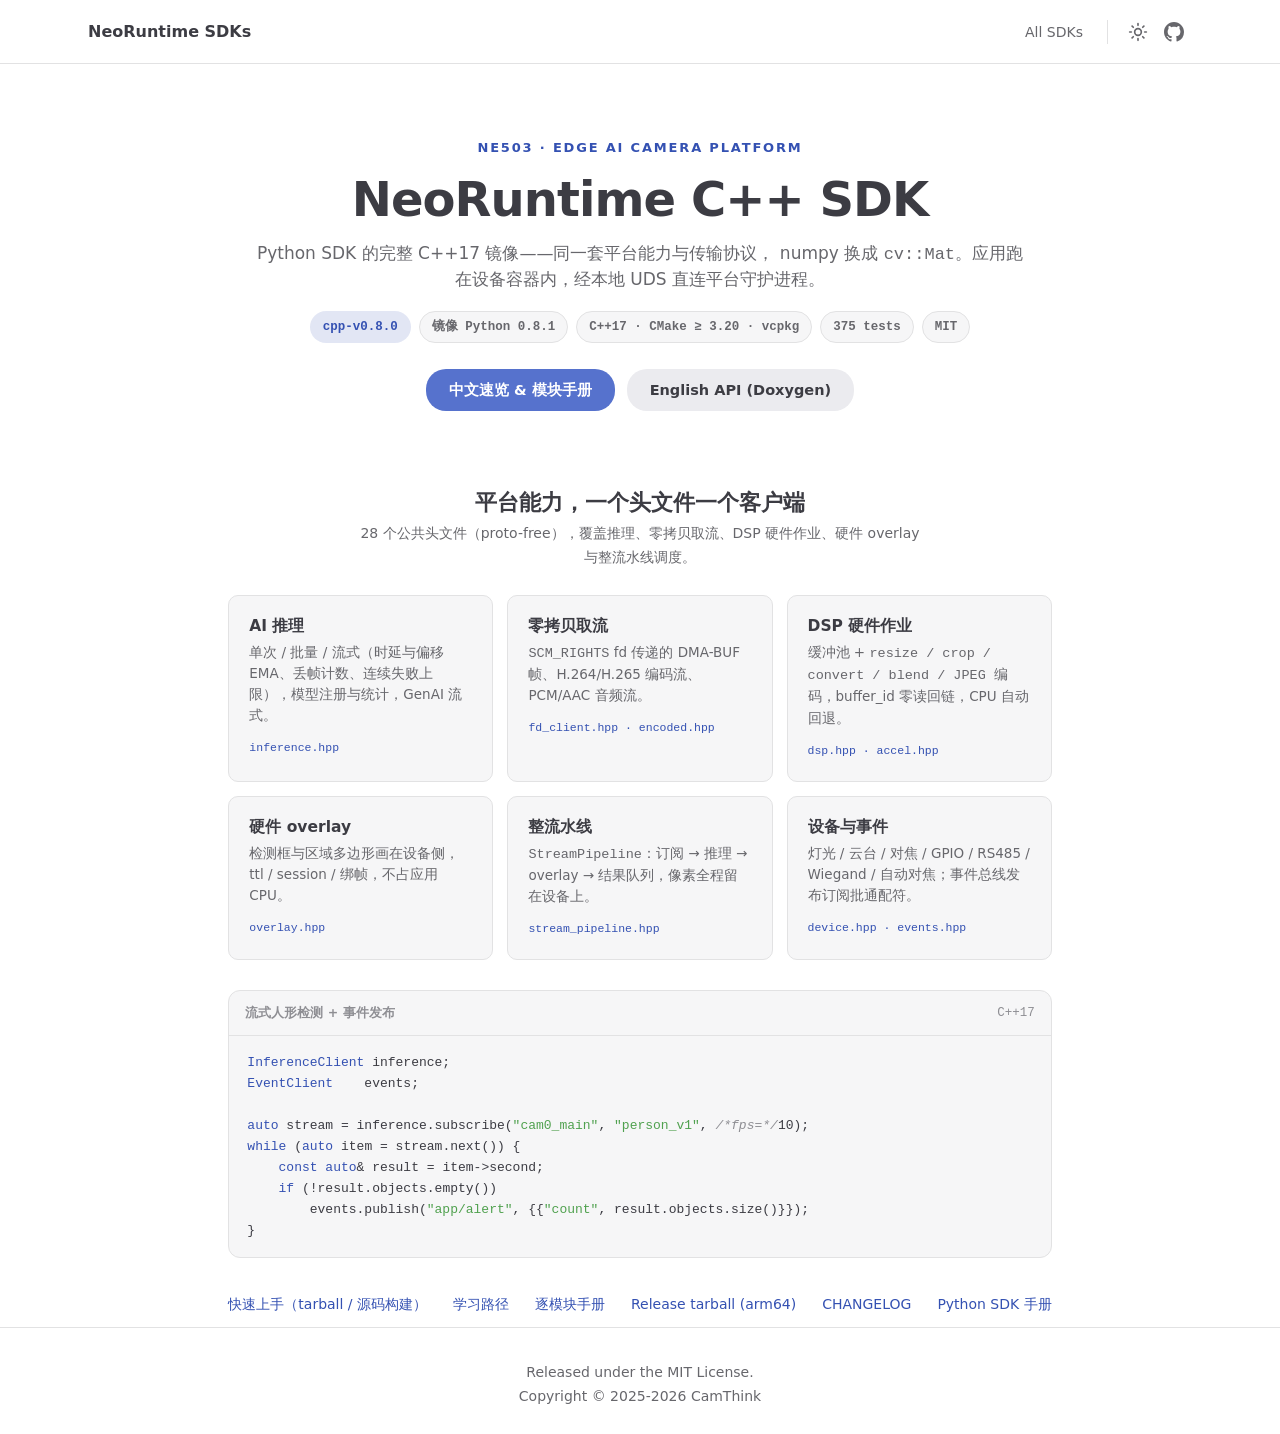
<file: site/cpp-index.html>
<!doctype html>
<html lang="en">
  <head>
    <meta charset="utf-8">
    <meta name="viewport" content="width=device-width, initial-scale=1">
    <title>NeoRuntime C++ SDK</title>
    <script>
      // Same localStorage key as VitePress, so the light/dark choice made on
      // the NE301 docs (same origin) carries over here too.
      (function () {
        var saved = null;
        try { saved = localStorage.getItem('vitepress-theme-appearance'); } catch (e) {}
        var dark = saved ? saved === 'dark' : window.matchMedia('(prefers-color-scheme: dark)').matches;
        if (dark) document.documentElement.classList.add('dark');
      })();
    </script>
    <style>
      /* VitePress default-theme tokens, taken from the deployed NE301 site. */
      :root {
        color-scheme: light;
        --vp-c-white: #ffffff;
        --vp-c-bg: #ffffff;
        --vp-c-bg-soft: #f6f6f7;
        --vp-c-bg-mute: #f2f2f3;
        --vp-c-text-1: #3c3c43;
        --vp-c-text-2: #67676c;
        --vp-c-text-3: #8e8e93;
        --vp-c-divider: #e2e2e3;
        --vp-c-gutter: #e2e2e3;
        --vp-c-brand-1: #3451b2;
        --vp-c-brand-2: #3a5ccc;
        --vp-c-brand-3: #5672cd;
        --vp-c-brand-soft: rgba(52, 81, 178, 0.14);
        --vp-c-default-2: #e4e4e9;
        --vp-c-default-3: #ebebef;
        --vp-nav-height: 64px;
        --vp-font-family-base: "Inter", ui-sans-serif, system-ui, sans-serif,
          "Apple Color Emoji", "Segoe UI Emoji", "Segoe UI Symbol", "Noto Color Emoji";
        --vp-font-family-mono: ui-monospace, "SFMono-Regular", "JetBrains Mono",
          Menlo, Consolas, monospace;
      }
      .dark {
        color-scheme: dark;
        --vp-c-bg: #1b1b1f;
        --vp-c-bg-soft: #202127;
        --vp-c-bg-mute: #262629;
        --vp-c-text-1: #dfdfd6;
        --vp-c-text-2: #98989f;
        --vp-c-text-3: #7d7d83;
        --vp-c-divider: #2e2e32;
        --vp-c-gutter: #000000;
        --vp-c-brand-1: #a8b1ff;
        --vp-c-brand-2: #5c73e7;
        --vp-c-brand-3: #3e63dd;
        --vp-c-brand-soft: rgba(60, 99, 221, 0.28);
        --vp-c-default-2: #414853;
        --vp-c-default-3: #32363f;
      }
      * { box-sizing: border-box; }
      body {
        margin: 0;
        min-height: 100vh;
        display: flex;
        flex-direction: column;
        background: var(--vp-c-bg);
        color: var(--vp-c-text-1);
        font-family: var(--vp-font-family-base);
        font-size: 16px;
        line-height: 24px;
        -webkit-font-smoothing: antialiased;
        -moz-osx-font-smoothing: grayscale;
      }
      main { flex: 1; }
      .container { max-width: 1152px; margin: 0 auto; padding: 0 24px; }

      .nav {
        position: sticky;
        top: 0;
        z-index: 10;
        height: var(--vp-nav-height);
        border-bottom: 1px solid var(--vp-c-gutter);
        background: var(--vp-c-bg);
      }
      .nav-inner {
        display: flex;
        align-items: center;
        justify-content: space-between;
        height: 100%;
      }
      .brand {
        display: flex;
        align-items: center;
        height: 100%;
        font-size: 16px;
        font-weight: 600;
        color: var(--vp-c-text-1);
        text-decoration: none;
      }
      .nav-right { display: flex; align-items: center; }
      .menu-link {
        padding: 0 12px;
        line-height: var(--vp-nav-height);
        font-size: 14px;
        font-weight: 500;
        color: var(--vp-c-text-2);
        text-decoration: none;
        transition: color 0.25s;
      }
      .menu-link:hover { color: var(--vp-c-brand-1); }
      .divider { width: 1px; height: 24px; margin: 0 12px; background: var(--vp-c-divider); }
      .nav-action {
        display: flex;
        align-items: center;
        justify-content: center;
        width: 36px;
        height: 36px;
        padding: 0;
        border: 0;
        background: transparent;
        color: var(--vp-c-text-2);
        cursor: pointer;
        transition: color 0.25s;
      }
      .nav-action:hover { color: var(--vp-c-text-1); }
      .icon-sun { display: block; }
      .icon-moon { display: none; }
      .dark .icon-sun { display: none; }
      .dark .icon-moon { display: block; }

      /* Hero */
      .hero { padding: 72px 0 40px; text-align: center; }
      .eyebrow {
        font-size: 13px;
        font-weight: 600;
        letter-spacing: 0.14em;
        text-transform: uppercase;
        color: var(--vp-c-brand-1);
      }
      .hero h1 {
        margin: 12px 0 0;
        font-size: clamp(32px, 5vw, 48px);
        line-height: 1.15;
        font-weight: 800;
        letter-spacing: -0.02em;
      }
      .hero .tagline {
        margin: 14px auto 0;
        max-width: 46em;
        font-size: 17px;
        color: var(--vp-c-text-2);
      }
      .chips {
        display: flex;
        flex-wrap: wrap;
        justify-content: center;
        gap: 8px;
        margin-top: 20px;
      }
      .chip {
        font-family: var(--vp-font-family-mono);
        font-size: 12.5px;
        font-weight: 600;
        padding: 3px 12px;
        border-radius: 999px;
        border: 1px solid var(--vp-c-divider);
        background: var(--vp-c-bg-soft);
        color: var(--vp-c-text-2);
      }
      .chip.brand { color: var(--vp-c-brand-1); border-color: transparent; background: var(--vp-c-brand-soft); }
      .cta-row {
        display: flex;
        flex-wrap: wrap;
        justify-content: center;
        gap: 12px;
        margin-top: 26px;
      }
      .vp-button {
        display: inline-block;
        padding: 0 22px;
        border: 1px solid transparent;
        border-radius: 20px;
        line-height: 40px;
        font-size: 14.5px;
        font-weight: 600;
        white-space: nowrap;
        text-decoration: none;
        transition: color 0.25s, border-color 0.25s, background-color 0.25s;
      }
      .vp-button.brand { background: var(--vp-c-brand-3); color: var(--vp-c-white); }
      .vp-button.brand:hover { background: var(--vp-c-brand-2); }
      .vp-button.alt { background: var(--vp-c-default-3); color: var(--vp-c-text-1); }
      .vp-button.alt:hover { background: var(--vp-c-default-2); }

      /* Feature grid */
      .features { padding: 24px 0 8px; }
      .section-title {
        margin: 40px 0 6px;
        font-size: 22px;
        font-weight: 700;
        text-align: center;
      }
      .section-sub {
        margin: 0 auto 26px;
        max-width: 40em;
        font-size: 14px;
        color: var(--vp-c-text-2);
        text-align: center;
      }
      .grid {
        display: grid;
        grid-template-columns: repeat(auto-fit, minmax(260px, 1fr));
        gap: 14px;
      }
      .card {
        padding: 18px 20px;
        border: 1px solid var(--vp-c-divider);
        border-radius: 10px;
        background: var(--vp-c-bg-soft);
        transition: border-color 0.25s;
      }
      .card:hover { border-color: var(--vp-c-brand-3); }
      .card h3 { margin: 0 0 4px; font-size: 15.5px; font-weight: 700; }
      .card p { margin: 0; font-size: 13.5px; line-height: 21px; color: var(--vp-c-text-2); }
      .card .tag {
        display: inline-block;
        margin-top: 10px;
        font-family: var(--vp-font-family-mono);
        font-size: 11.5px;
        color: var(--vp-c-brand-1);
      }

      /* Code sample */
      .codecard {
        margin: 30px 0 8px;
        border: 1px solid var(--vp-c-divider);
        border-radius: 12px;
        background: var(--vp-c-bg-soft);
        overflow: hidden;
      }
      .codecard .bar {
        display: flex;
        align-items: center;
        gap: 8px;
        padding: 10px 16px;
        border-bottom: 1px solid var(--vp-c-divider);
        font-size: 12.5px;
        font-weight: 600;
        color: var(--vp-c-text-3);
      }
      .codecard .bar .lang {
        margin-left: auto;
        font-family: var(--vp-font-family-mono);
        font-weight: 400;
      }
      .codecard pre {
        margin: 0;
        padding: 16px 18px;
        overflow-x: auto;
        font-family: var(--vp-font-family-mono);
        font-size: 13px;
        line-height: 21px;
        color: var(--vp-c-text-1);
      }
      .k { color: var(--vp-c-brand-1); }
      .s { color: #50a14f; }
      .dark .s { color: #86c59b; }
      .c { color: var(--vp-c-text-3); font-style: italic; }

      /* Quick links */
      .quicklinks {
        display: flex;
        flex-wrap: wrap;
        justify-content: center;
        gap: 10px 26px;
        margin: 34px 0 10px;
        font-size: 14px;
      }
      .quicklinks a {
        color: var(--vp-c-brand-1);
        text-decoration: none;
        border-bottom: 1px solid transparent;
      }
      .quicklinks a:hover { border-bottom-color: currentColor; }

      .footer {
        padding: 32px 24px;
        border-top: 1px solid var(--vp-c-gutter);
        background: var(--vp-c-bg);
      }
      .footer-inner { max-width: 1440px; margin: 0 auto; text-align: center; }
      .footer p { margin: 0; font-size: 14px; line-height: 24px; font-weight: 500; color: var(--vp-c-text-2); }
    </style>
  </head>
  <body>
    <header class="nav">
      <div class="nav-inner container">
        <a class="brand" href="../">NeoRuntime SDKs</a>
        <div class="nav-right">
          <a class="menu-link" href="../">All SDKs</a>
          <span class="divider"></span>
          <button class="nav-action" type="button" aria-label="Toggle dark mode" onclick="toggleAppearance()">
            <svg class="icon-sun" xmlns="http://www.w3.org/2000/svg" width="20" height="20" viewBox="0 0 24 24" fill="none" stroke="currentColor" stroke-width="2" stroke-linecap="round" stroke-linejoin="round"><circle cx="12" cy="12" r="4"/><path d="M12 2v2"/><path d="M12 20v2"/><path d="m4.93 4.93 1.41 1.41"/><path d="m17.66 17.66 1.41 1.41"/><path d="M2 12h2"/><path d="M20 12h2"/><path d="m6.34 17.66-1.41 1.41"/><path d="m19.07 4.93-1.41 1.41"/></svg>
            <svg class="icon-moon" xmlns="http://www.w3.org/2000/svg" width="20" height="20" viewBox="0 0 24 24" fill="none" stroke="currentColor" stroke-width="2" stroke-linecap="round" stroke-linejoin="round"><path d="M12 3a6 6 0 0 0 9 9 9 9 0 1 1-9-9Z"/></svg>
          </button>
          <a class="nav-action" href="https://github.com/camthink-ai/neoruntime-sdks" target="_blank" rel="noreferrer" aria-label="GitHub">
            <svg xmlns="http://www.w3.org/2000/svg" width="20" height="20" viewBox="0 0 16 16" fill="currentColor"><path d="M8 0C3.58 0 0 3.58 0 8c0 3.54 2.29 6.53 5.47 7.59.4.07.55-.17.55-.38 0-.19-.01-.82-.01-1.49-2.01.37-2.53-.49-2.69-.94-.09-.23-.48-.94-.82-1.13-.28-.15-.68-.52-.01-.53.63-.01 1.08.58 1.23.82.72 1.21 1.87.87 2.33.66.07-.52.28-.87.51-1.07-1.78-.2-3.64-.89-3.64-3.95 0-.87.31-1.59.82-2.15-.08-.2-.36-1.02.08-2.12 0 0 .67-.21 2.2.82.64-.18 1.32-.27 2-.27s1.36.09 2 .27c1.53-1.04 2.2-.82 2.2-.82.44 1.1.16 1.92.08 2.12.51.56.82 1.27.82 2.15 0 3.07-1.87 3.75-3.65 3.95.29.25.54.73.54 1.48 0 1.07-.01 1.93-.01 2.2 0 .21.15.46.55.38A8.01 8.01 0 0 0 16 8c0-4.42-3.58-8-8-8Z"/></svg>
          </a>
        </div>
      </div>
    </header>

    <main class="container">
      <section class="hero">
        <div class="eyebrow">NE503 · Edge AI Camera Platform</div>
        <h1>NeoRuntime C++ SDK</h1>
        <p class="tagline">
          Python SDK 的完整 C++17 镜像——同一套平台能力与传输协议，
          numpy 换成 <code>cv::Mat</code>。应用跑在设备容器内，经本地 UDS
          直连平台守护进程。
        </p>
        <div class="chips">
          <span class="chip brand">cpp-v0.8.0</span>
          <span class="chip">镜像 Python 0.8.1</span>
          <span class="chip">C++17 · CMake ≥ 3.20 · vcpkg</span>
          <span class="chip">375 tests</span>
          <span class="chip">MIT</span>
        </div>
        <div class="cta-row">
          <a class="vp-button brand" href="./zh/">中文速览 &amp; 模块手册</a>
          <a class="vp-button alt" href="./en/">English API (Doxygen)</a>
        </div>
      </section>

      <h2 class="section-title">平台能力，一个头文件一个客户端</h2>
      <p class="section-sub">28 个公共头文件（proto-free），覆盖推理、零拷贝取流、DSP 硬件作业、硬件 overlay 与整流水线调度。</p>
      <section class="grid">
        <div class="card">
          <h3>AI 推理</h3>
          <p>单次 / 批量 / 流式（时延与偏移 EMA、丢帧计数、连续失败上限），模型注册与统计，GenAI 流式。</p>
          <span class="tag">inference.hpp</span>
        </div>
        <div class="card">
          <h3>零拷贝取流</h3>
          <p><code>SCM_RIGHTS</code> fd 传递的 DMA-BUF 帧、H.264/H.265 编码流、PCM/AAC 音频流。</p>
          <span class="tag">fd_client.hpp · encoded.hpp</span>
        </div>
        <div class="card">
          <h3>DSP 硬件作业</h3>
          <p>缓冲池 + <code>resize / crop / convert / blend / JPEG 编码</code>，buffer_id 零读回链，CPU 自动回退。</p>
          <span class="tag">dsp.hpp · accel.hpp</span>
        </div>
        <div class="card">
          <h3>硬件 overlay</h3>
          <p>检测框与区域多边形画在设备侧，ttl / session / 绑帧，不占应用 CPU。</p>
          <span class="tag">overlay.hpp</span>
        </div>
        <div class="card">
          <h3>整流水线</h3>
          <p><code>StreamPipeline</code>：订阅 → 推理 → overlay → 结果队列，像素全程留在设备上。</p>
          <span class="tag">stream_pipeline.hpp</span>
        </div>
        <div class="card">
          <h3>设备与事件</h3>
          <p>灯光 / 云台 / 对焦 / GPIO / RS485 / Wiegand / 自动对焦；事件总线发布订阅批通配符。</p>
          <span class="tag">device.hpp · events.hpp</span>
        </div>
      </section>

      <div class="codecard">
        <div class="bar">
          <span>流式人形检测 + 事件发布</span>
          <span class="lang">C++17</span>
        </div>
<pre><span class="k">InferenceClient</span> inference;
<span class="k">EventClient</span>    events;

<span class="k">auto</span> stream = inference.subscribe(<span class="s">"cam0_main"</span>, <span class="s">"person_v1"</span>, <span class="c">/*fps=*/</span>10);
<span class="k">while</span> (<span class="k">auto</span> item = stream.next()) {
    <span class="k">const auto</span>&amp; result = item-&gt;second;
    <span class="k">if</span> (!result.objects.empty())
        events.publish(<span class="s">"app/alert"</span>, {{<span class="s">"count"</span>, result.objects.size()}});
}</pre>
      </div>

      <div class="quicklinks">
        <a href="./zh/quickstart.html">快速上手（tarball / 源码构建）</a>
        <a href="./zh/learning-path.html">学习路径</a>
        <a href="./zh/api/inference.html">逐模块手册</a>
        <a href="https://github.com/camthink-ai/neoruntime-sdks/releases/tag/cpp-v0.8.0">Release tarball (arm64)</a>
        <a href="https://github.com/camthink-ai/neoruntime-sdks/blob/main/cpp/CHANGELOG.md">CHANGELOG</a>
        <a href="../python/zh/">Python SDK 手册</a>
      </div>
    </main>

    <footer class="footer">
      <div class="footer-inner">
        <p class="message">Released under the MIT License.</p>
        <p class="copyright">Copyright © 2025-2026 CamThink</p>
      </div>
    </footer>

    <script>
      function toggleAppearance() {
        var dark = document.documentElement.classList.toggle('dark');
        try { localStorage.setItem('vitepress-theme-appearance', dark ? 'dark' : 'light'); } catch (e) {}
      }
    </script>
  </body>
</html>
</file>
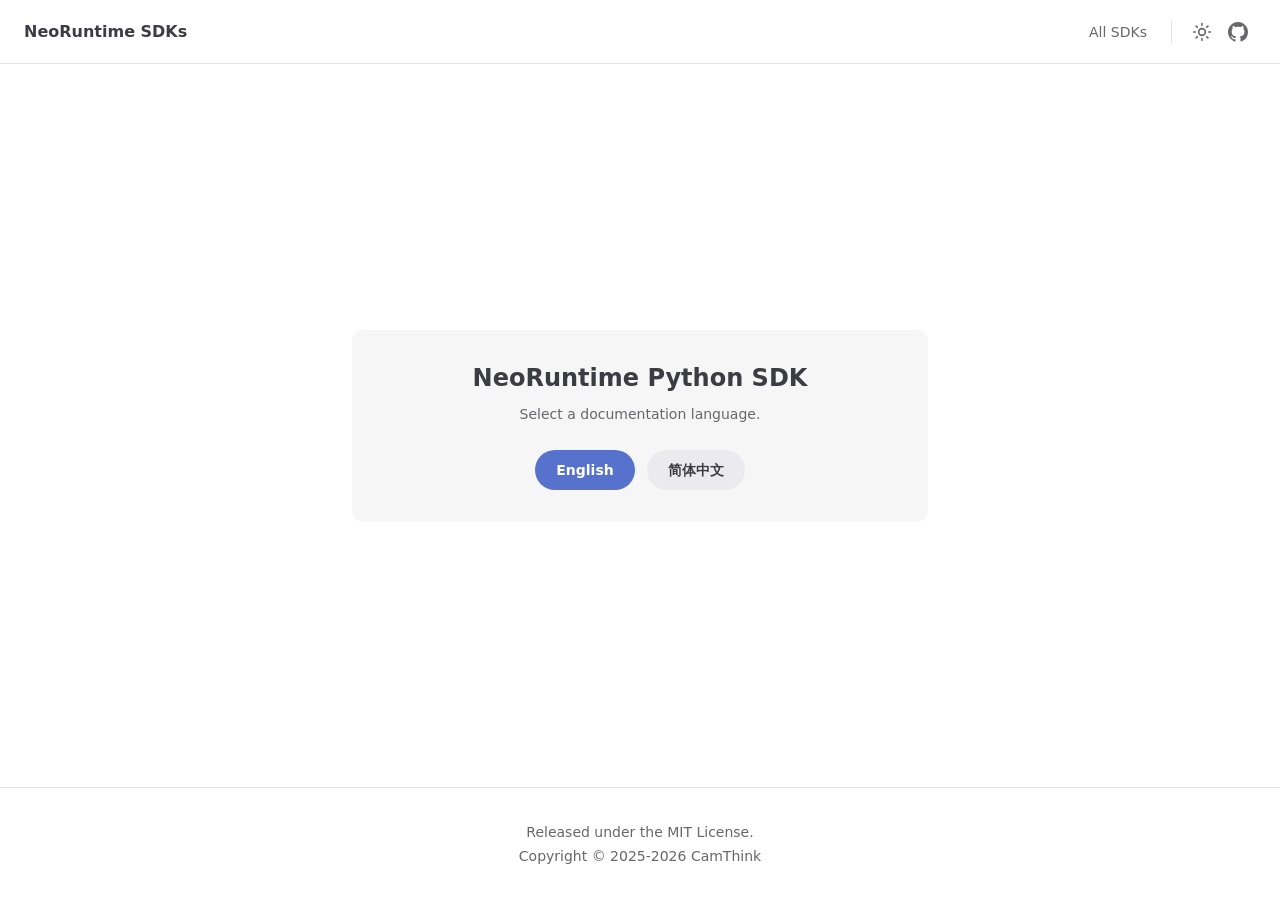
<file: site/python-index.html>
<!doctype html>
<html lang="en">
  <head>
    <meta charset="utf-8">
    <meta name="viewport" content="width=device-width, initial-scale=1">
    <title>NeoRuntime Python SDK</title>
    <script>
      // Same localStorage key as VitePress, so the light/dark choice made on
      // the NE301 docs (same origin) carries over here too.
      (function () {
        var saved = null;
        try { saved = localStorage.getItem('vitepress-theme-appearance'); } catch (e) {}
        var dark = saved ? saved === 'dark' : window.matchMedia('(prefers-color-scheme: dark)').matches;
        if (dark) document.documentElement.classList.add('dark');
      })();
    </script>
    <style>
      /* VitePress default-theme tokens, taken from the deployed NE301 site. */
      :root {
        color-scheme: light;
        --vp-c-white: #ffffff;
        --vp-c-bg: #ffffff;
        --vp-c-bg-soft: #f6f6f7;
        --vp-c-text-1: #3c3c43;
        --vp-c-text-2: #67676c;
        --vp-c-divider: #e2e2e3;
        --vp-c-gutter: #e2e2e3;
        --vp-c-brand-1: #3451b2;
        --vp-c-brand-2: #3a5ccc;
        --vp-c-brand-3: #5672cd;
        --vp-c-default-2: #e4e4e9;
        --vp-c-default-3: #ebebef;
        --vp-nav-height: 64px;
        --vp-font-family-base: "Inter", ui-sans-serif, system-ui, sans-serif,
          "Apple Color Emoji", "Segoe UI Emoji", "Segoe UI Symbol", "Noto Color Emoji";
      }
      .dark {
        color-scheme: dark;
        --vp-c-bg: #1b1b1f;
        --vp-c-bg-soft: #202127;
        --vp-c-text-1: #dfdfd6;
        --vp-c-text-2: #98989f;
        --vp-c-divider: #2e2e32;
        --vp-c-gutter: #000000;
        --vp-c-brand-1: #a8b1ff;
        --vp-c-brand-2: #5c73e7;
        --vp-c-brand-3: #3e63dd;
        --vp-c-default-2: #414853;
        --vp-c-default-3: #32363f;
      }
      * { box-sizing: border-box; }
      body {
        margin: 0;
        min-height: 100vh;
        display: flex;
        flex-direction: column;
        background: var(--vp-c-bg);
        color: var(--vp-c-text-1);
        font-family: var(--vp-font-family-base);
        font-size: 16px;
        line-height: 24px;
        -webkit-font-smoothing: antialiased;
        -moz-osx-font-smoothing: grayscale;
      }
      main { flex: 1; }

      .nav {
        position: sticky;
        top: 0;
        z-index: 10;
        height: var(--vp-nav-height);
        border-bottom: 1px solid var(--vp-c-gutter);
        background: var(--vp-c-bg);
      }
      .nav-inner {
        display: flex;
        align-items: center;
        justify-content: space-between;
        height: 100%;
        max-width: calc(1440px - 64px);
        margin: 0 auto;
        padding: 0 24px;
      }
      .brand {
        display: flex;
        align-items: center;
        height: 100%;
        font-size: 16px;
        font-weight: 600;
        color: var(--vp-c-text-1);
        text-decoration: none;
      }
      .nav-right { display: flex; align-items: center; }
      .menu-link {
        padding: 0 12px;
        line-height: var(--vp-nav-height);
        font-size: 14px;
        font-weight: 500;
        color: var(--vp-c-text-2);
        text-decoration: none;
        transition: color 0.25s;
      }
      .menu-link:hover { color: var(--vp-c-brand-1); }
      .divider { width: 1px; height: 24px; margin: 0 12px; background: var(--vp-c-divider); }
      .nav-action {
        display: flex;
        align-items: center;
        justify-content: center;
        width: 36px;
        height: 36px;
        padding: 0;
        border: 0;
        background: transparent;
        color: var(--vp-c-text-2);
        cursor: pointer;
        transition: color 0.25s;
      }
      .nav-action:hover { color: var(--vp-c-text-1); }
      .icon-sun { display: block; }
      .icon-moon { display: none; }
      .dark .icon-sun { display: none; }
      .dark .icon-moon { display: block; }

      .content {
        display: flex;
        align-items: center;
        justify-content: center;
        padding: 96px 24px;
      }
      .card {
        max-width: 576px;
        width: 100%;
        padding: 32px;
        border-radius: 12px;
        background: var(--vp-c-bg-soft);
        text-align: center;
      }
      .card h1 { margin: 0; font-size: 24px; line-height: 32px; font-weight: 700; }
      .card p { margin: 8px 0 0; font-size: 14px; line-height: 24px; font-weight: 500; color: var(--vp-c-text-2); }
      .card .actions { display: flex; flex-wrap: wrap; justify-content: center; gap: 12px; margin-top: 24px; }
      .vp-button {
        display: inline-block;
        padding: 0 20px;
        border: 1px solid transparent;
        border-radius: 20px;
        line-height: 38px;
        font-size: 14px;
        font-weight: 600;
        white-space: nowrap;
        text-decoration: none;
        transition: color 0.25s, border-color 0.25s, background-color 0.25s;
      }
      .vp-button.brand { background: var(--vp-c-brand-3); color: var(--vp-c-white); }
      .vp-button.brand:hover { background: var(--vp-c-brand-2); }
      .vp-button.alt { background: var(--vp-c-default-3); color: var(--vp-c-text-1); }
      .vp-button.alt:hover { background: var(--vp-c-default-2); }

      .footer {
        padding: 32px 24px;
        border-top: 1px solid var(--vp-c-gutter);
        background: var(--vp-c-bg);
      }
      .footer-inner { max-width: 1440px; margin: 0 auto; text-align: center; }
      .footer p { margin: 0; font-size: 14px; line-height: 24px; font-weight: 500; color: var(--vp-c-text-2); }
    </style>
  </head>
  <body>
    <header class="nav">
      <div class="nav-inner">
        <a class="brand" href="../">NeoRuntime SDKs</a>
        <div class="nav-right">
          <a class="menu-link" href="../">All SDKs</a>
          <span class="divider"></span>
          <button class="nav-action" type="button" aria-label="Toggle dark mode" onclick="toggleAppearance()">
            <svg class="icon-sun" xmlns="http://www.w3.org/2000/svg" width="20" height="20" viewBox="0 0 24 24" fill="none" stroke="currentColor" stroke-width="2" stroke-linecap="round" stroke-linejoin="round"><circle cx="12" cy="12" r="4"/><path d="M12 2v2"/><path d="M12 20v2"/><path d="m4.93 4.93 1.41 1.41"/><path d="m17.66 17.66 1.41 1.41"/><path d="M2 12h2"/><path d="M20 12h2"/><path d="m6.34 17.66-1.41 1.41"/><path d="m19.07 4.93-1.41 1.41"/></svg>
            <svg class="icon-moon" xmlns="http://www.w3.org/2000/svg" width="20" height="20" viewBox="0 0 24 24" fill="none" stroke="currentColor" stroke-width="2" stroke-linecap="round" stroke-linejoin="round"><path d="M12 3a6 6 0 0 0 9 9 9 9 0 1 1-9-9Z"/></svg>
          </button>
          <a class="nav-action" href="https://github.com/camthink-ai/neoruntime-sdks" target="_blank" rel="noreferrer" aria-label="GitHub">
            <svg xmlns="http://www.w3.org/2000/svg" width="20" height="20" viewBox="0 0 16 16" fill="currentColor"><path d="M8 0C3.58 0 0 3.58 0 8c0 3.54 2.29 6.53 5.47 7.59.4.07.55-.17.55-.38 0-.19-.01-.82-.01-1.49-2.01.37-2.53-.49-2.69-.94-.09-.23-.48-.94-.82-1.13-.28-.15-.68-.52-.01-.53.63-.01 1.08.58 1.23.82.72 1.21 1.87.87 2.33.66.07-.52.28-.87.51-1.07-1.78-.2-3.64-.89-3.64-3.95 0-.87.31-1.59.82-2.15-.08-.2-.36-1.02.08-2.12 0 0 .67-.21 2.2.82.64-.18 1.32-.27 2-.27s1.36.09 2 .27c1.53-1.04 2.2-.82 2.2-.82.44 1.1.16 1.92.08 2.12.51.56.82 1.27.82 2.15 0 3.07-1.87 3.75-3.65 3.95.29.25.54.73.54 1.48 0 1.07-.01 1.93-.01 2.2 0 .21.15.46.55.38A8.01 8.01 0 0 0 16 8c0-4.42-3.58-8-8-8Z"/></svg>
          </a>
        </div>
      </div>
    </header>

    <main class="content">
      <div class="card">
        <h1>NeoRuntime Python SDK</h1>
        <p>Select a documentation language.</p>
        <div class="actions">
          <a class="vp-button brand" href="./en/">English</a>
          <a class="vp-button alt" href="./zh/">简体中文</a>
        </div>
      </div>
    </main>

    <footer class="footer">
      <div class="footer-inner">
        <p class="message">Released under the MIT License.</p>
        <p class="copyright">Copyright © 2025-2026 CamThink</p>
      </div>
    </footer>

    <script>
      function toggleAppearance() {
        var dark = document.documentElement.classList.toggle('dark');
        try { localStorage.setItem('vitepress-theme-appearance', dark ? 'dark' : 'light'); } catch (e) {}
      }
    </script>
  </body>
</html>
</file>
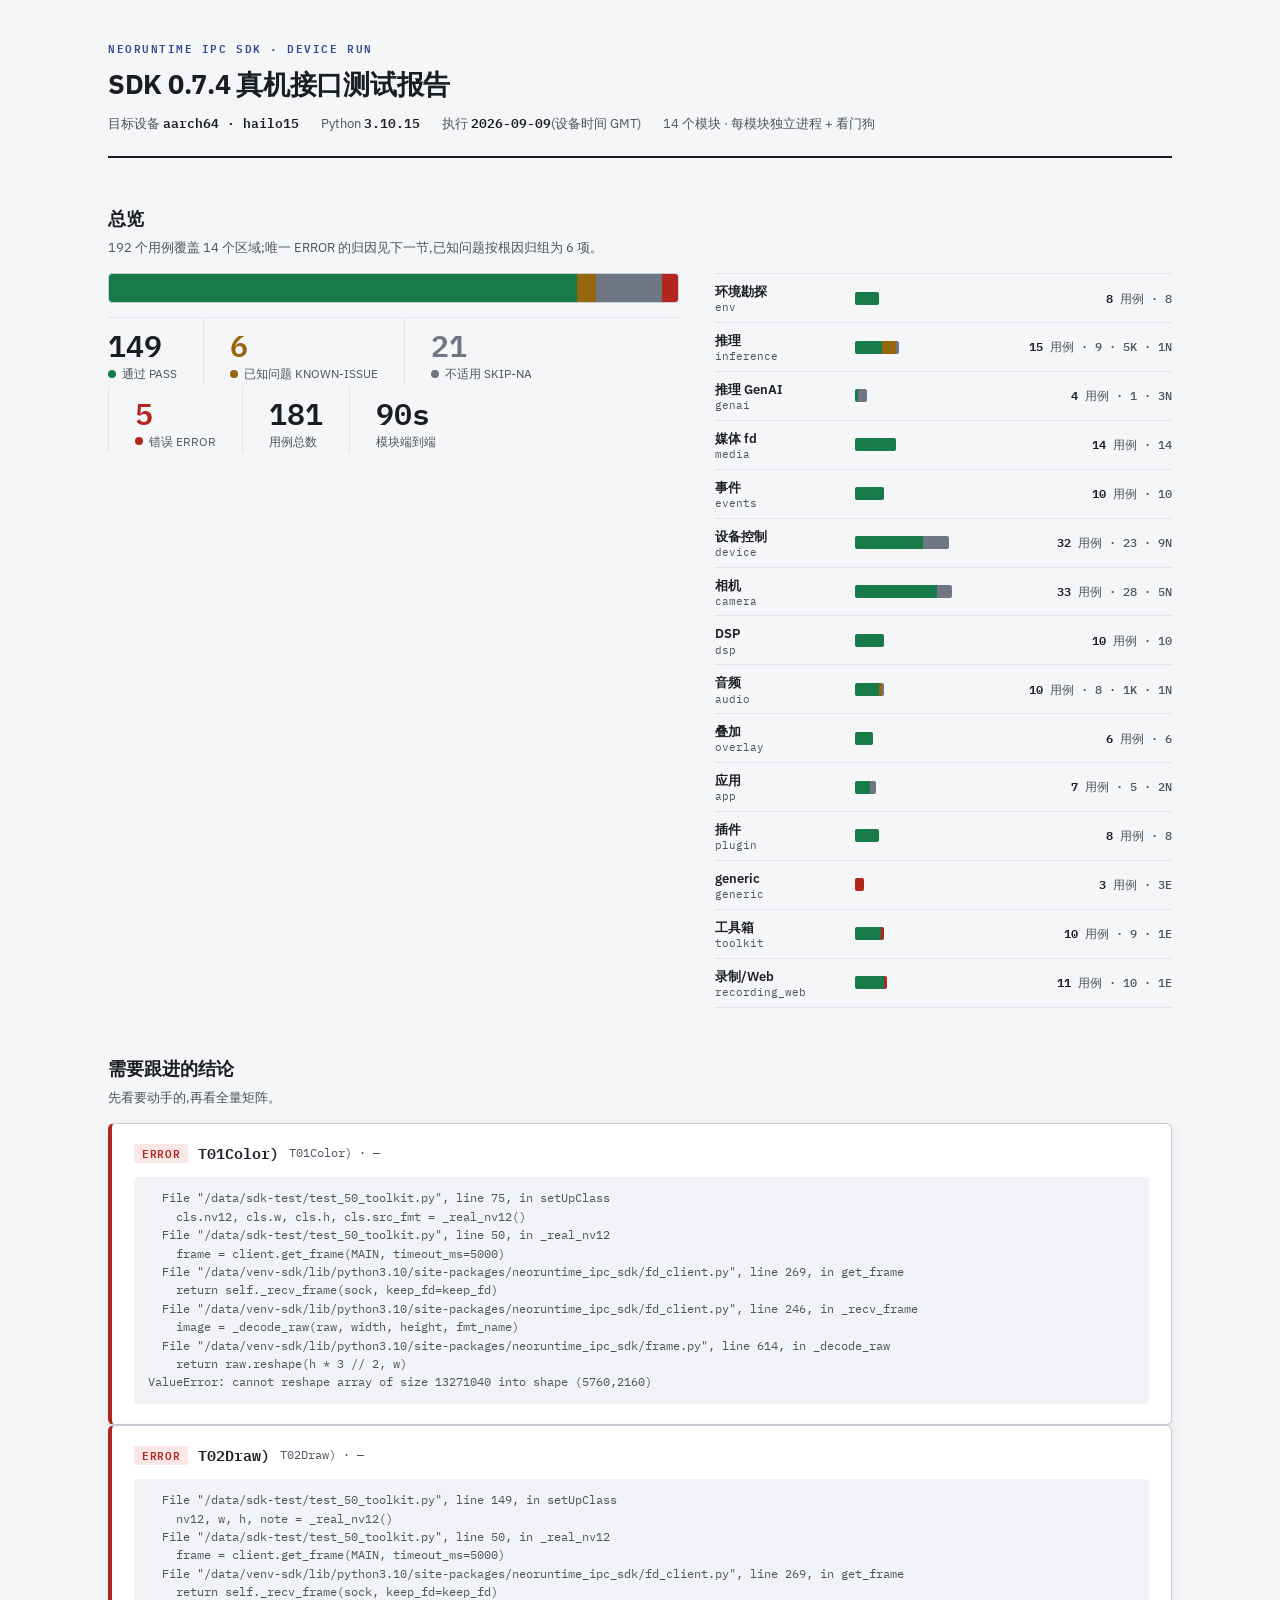
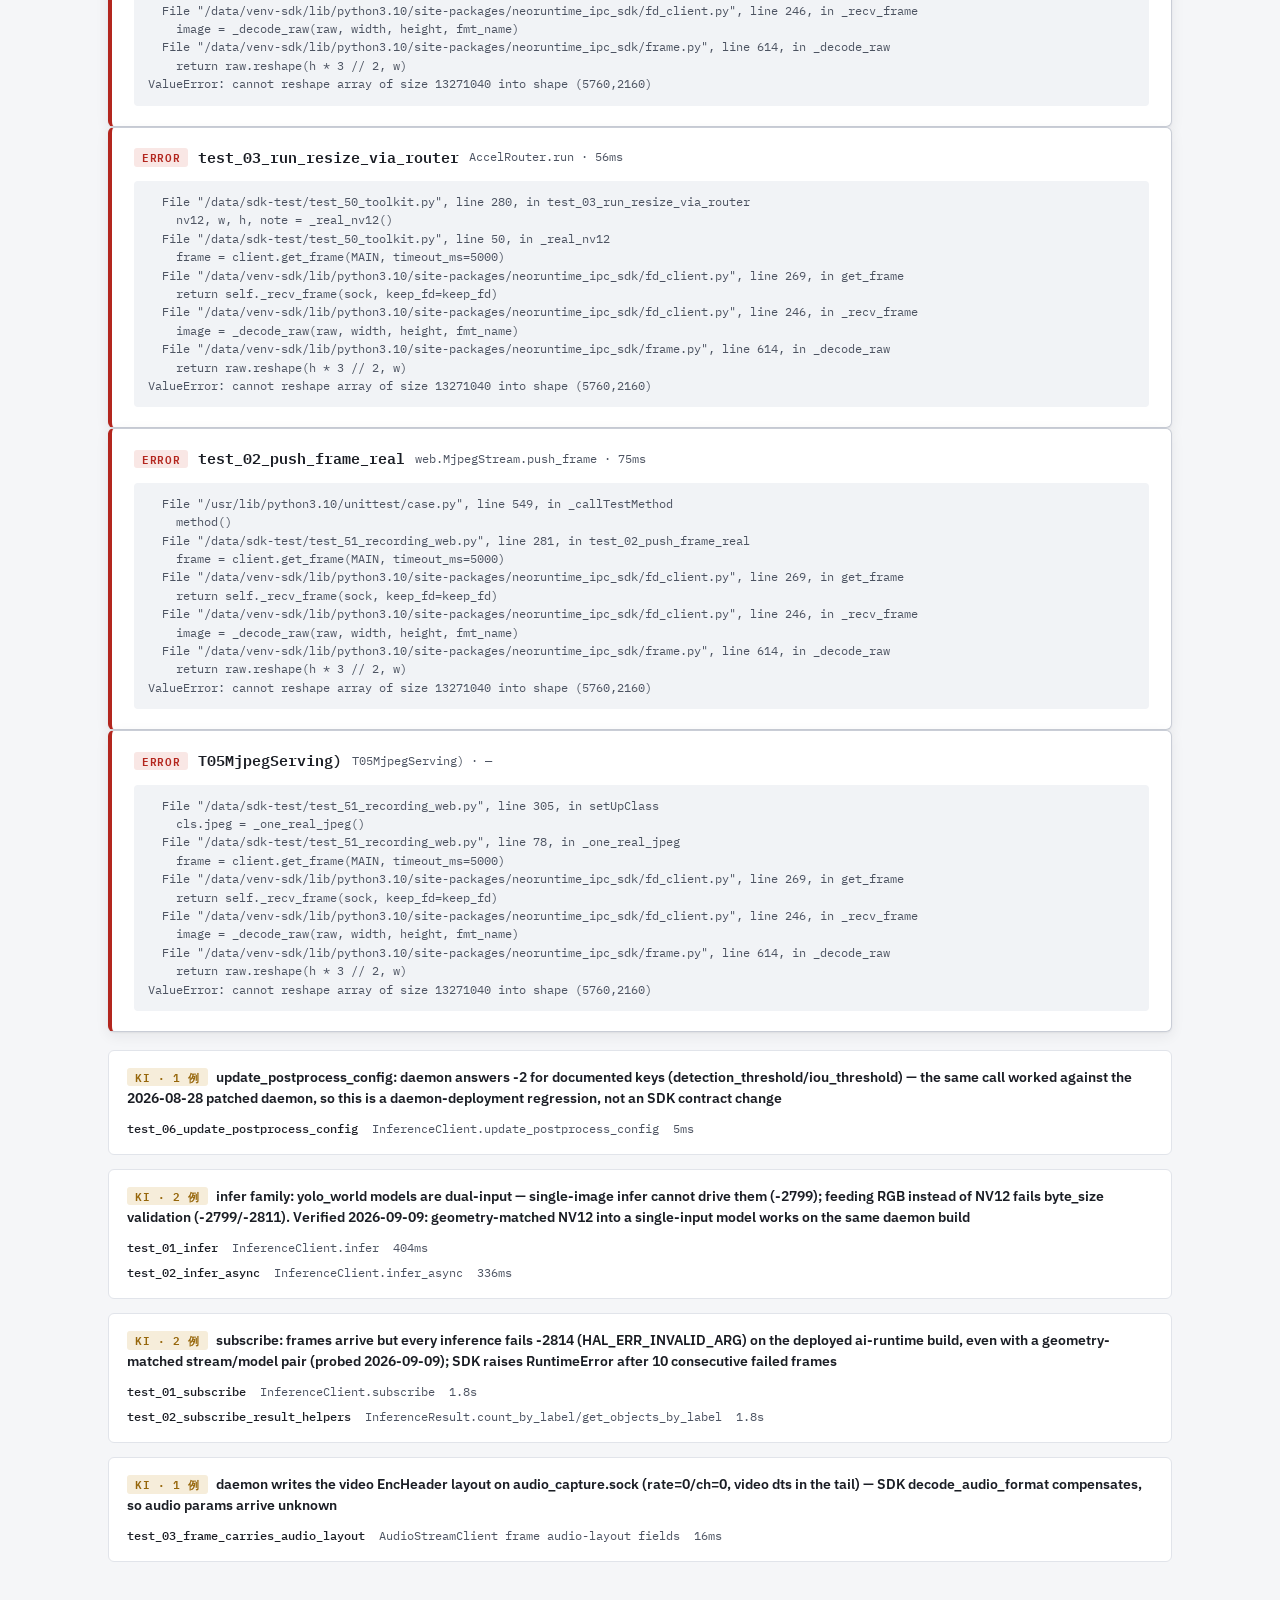
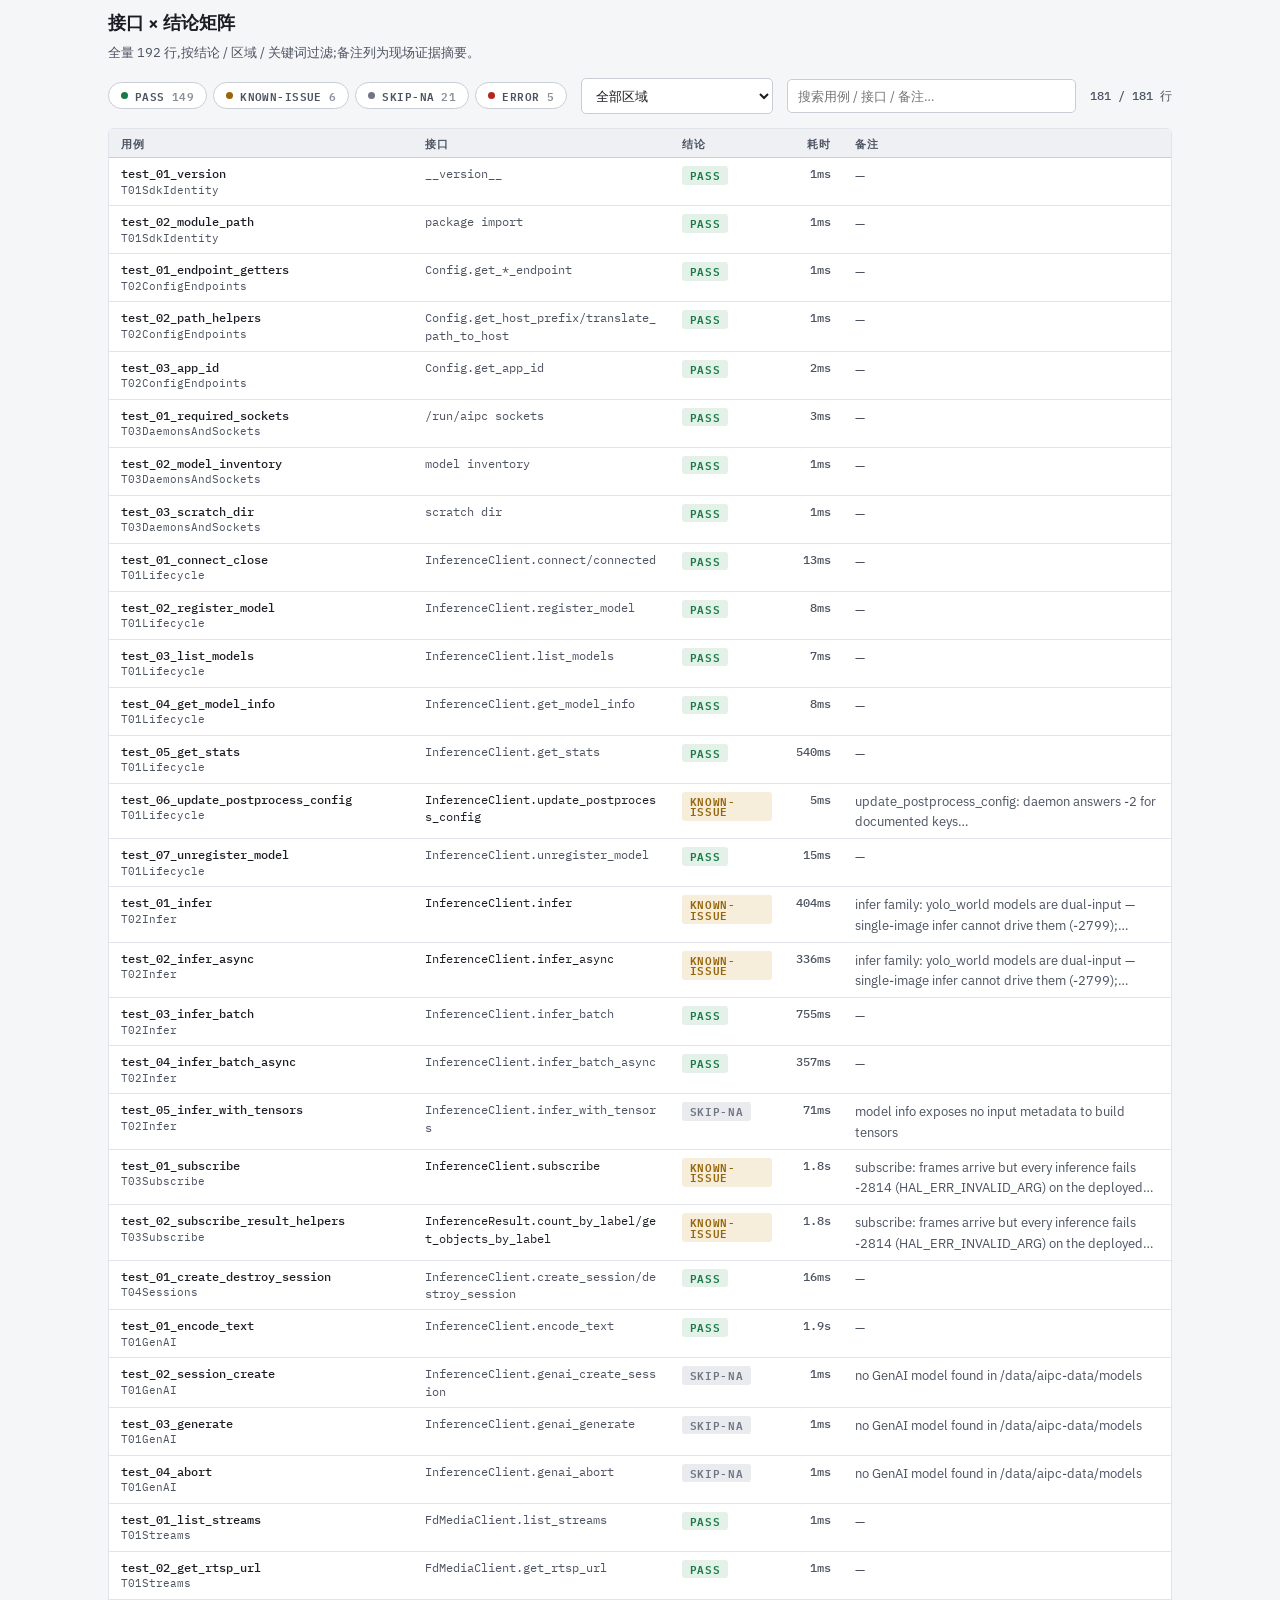
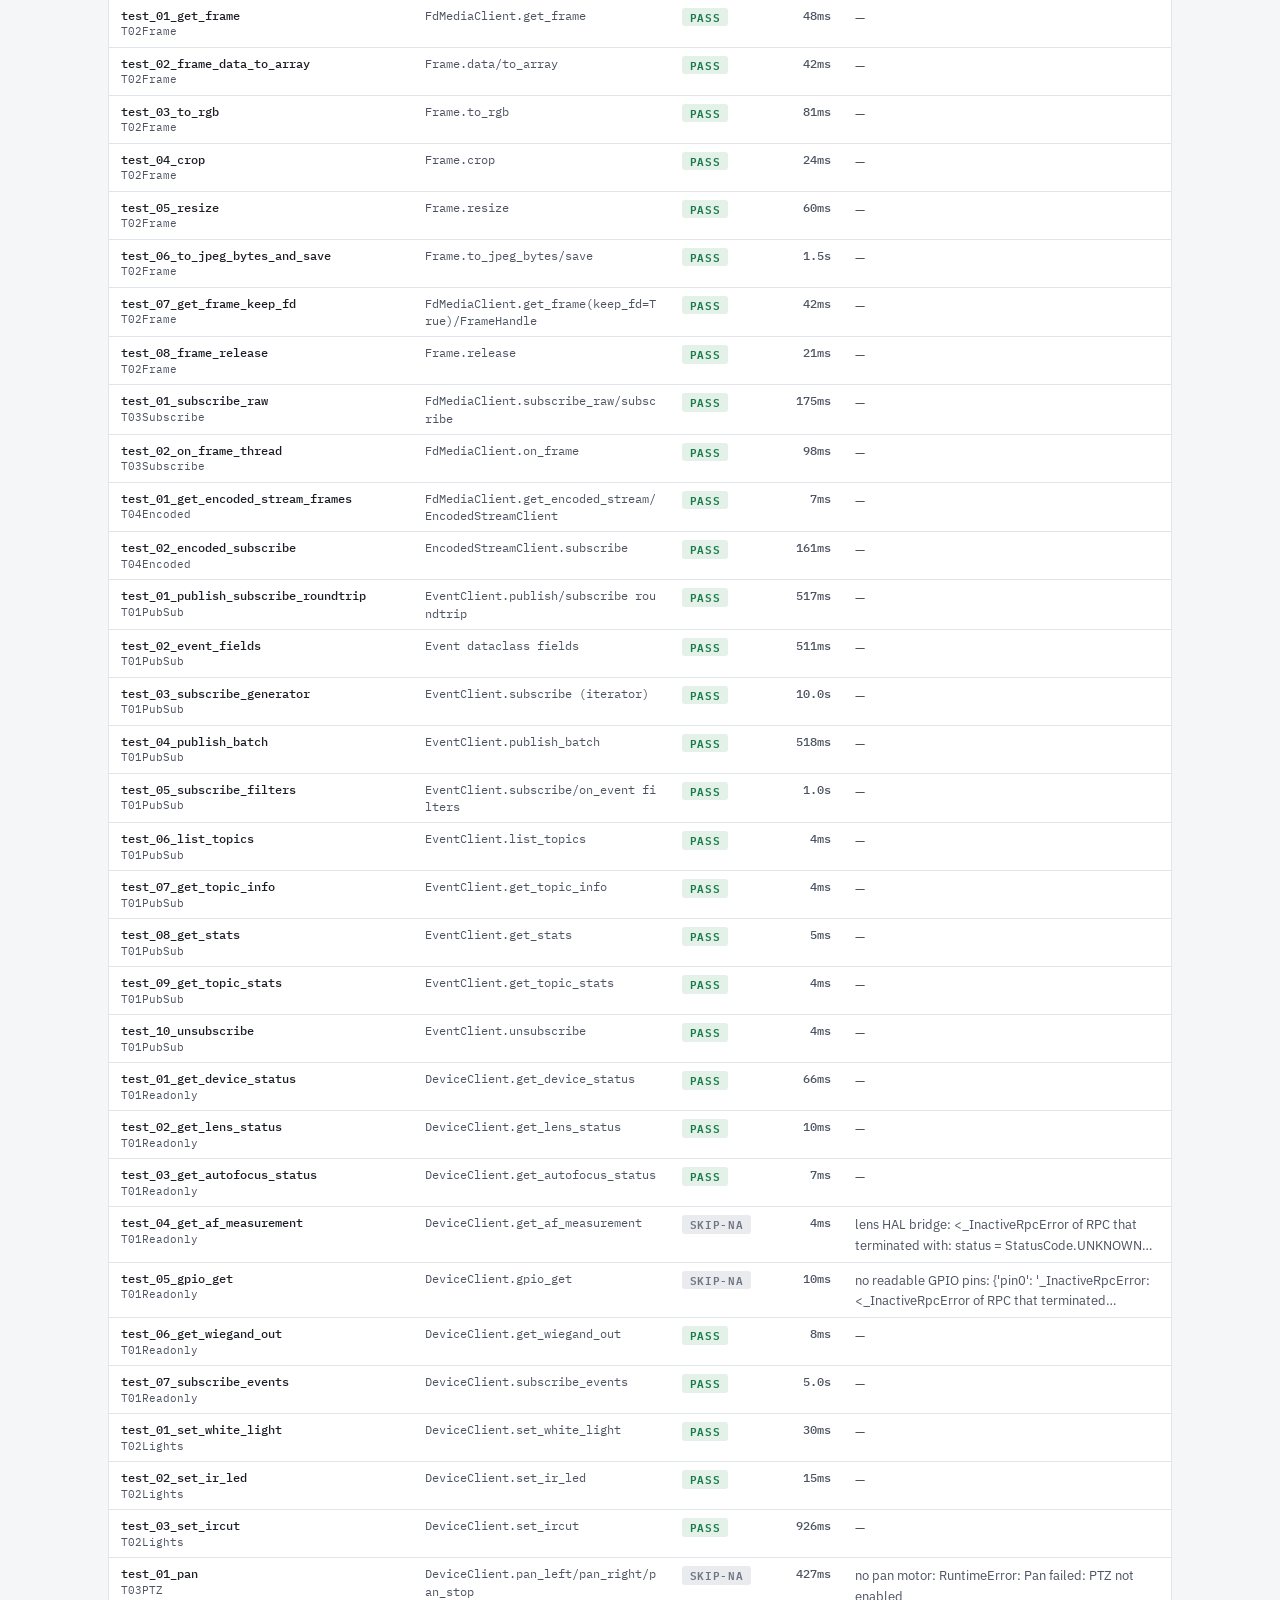
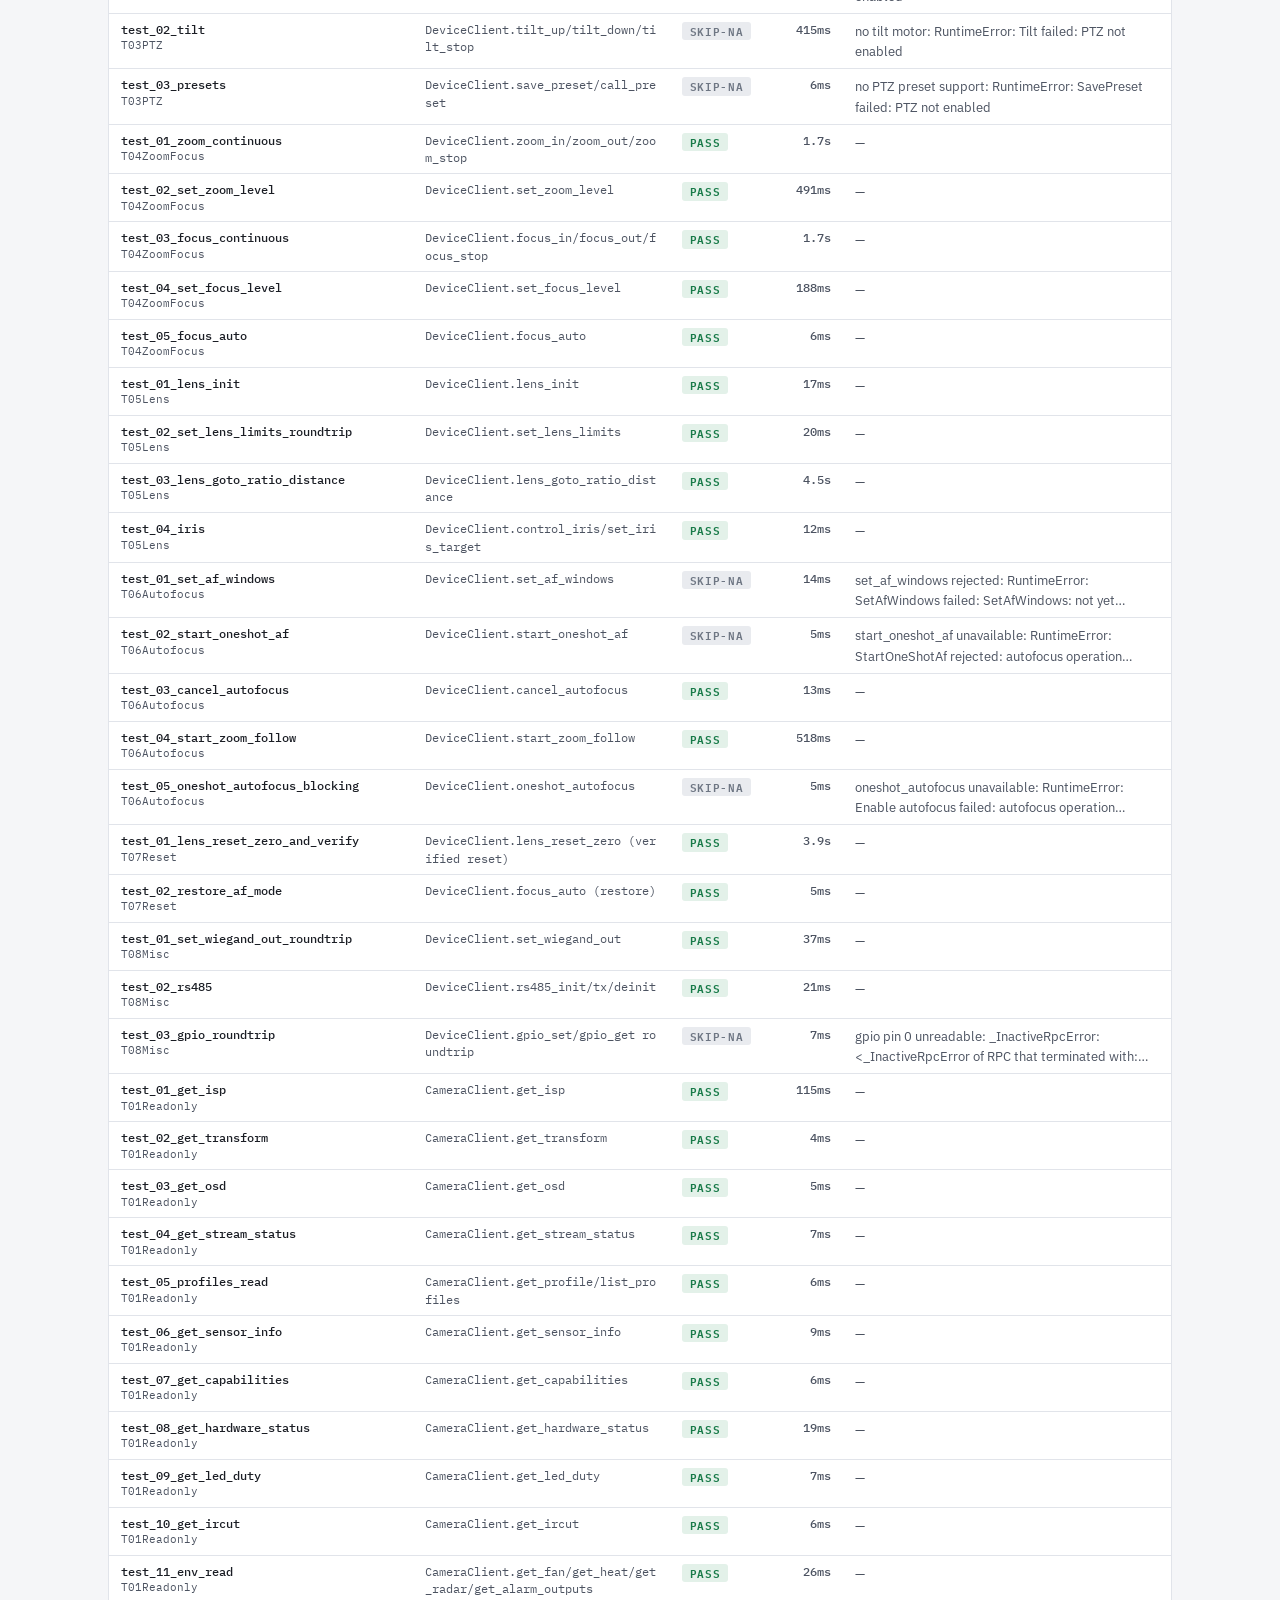
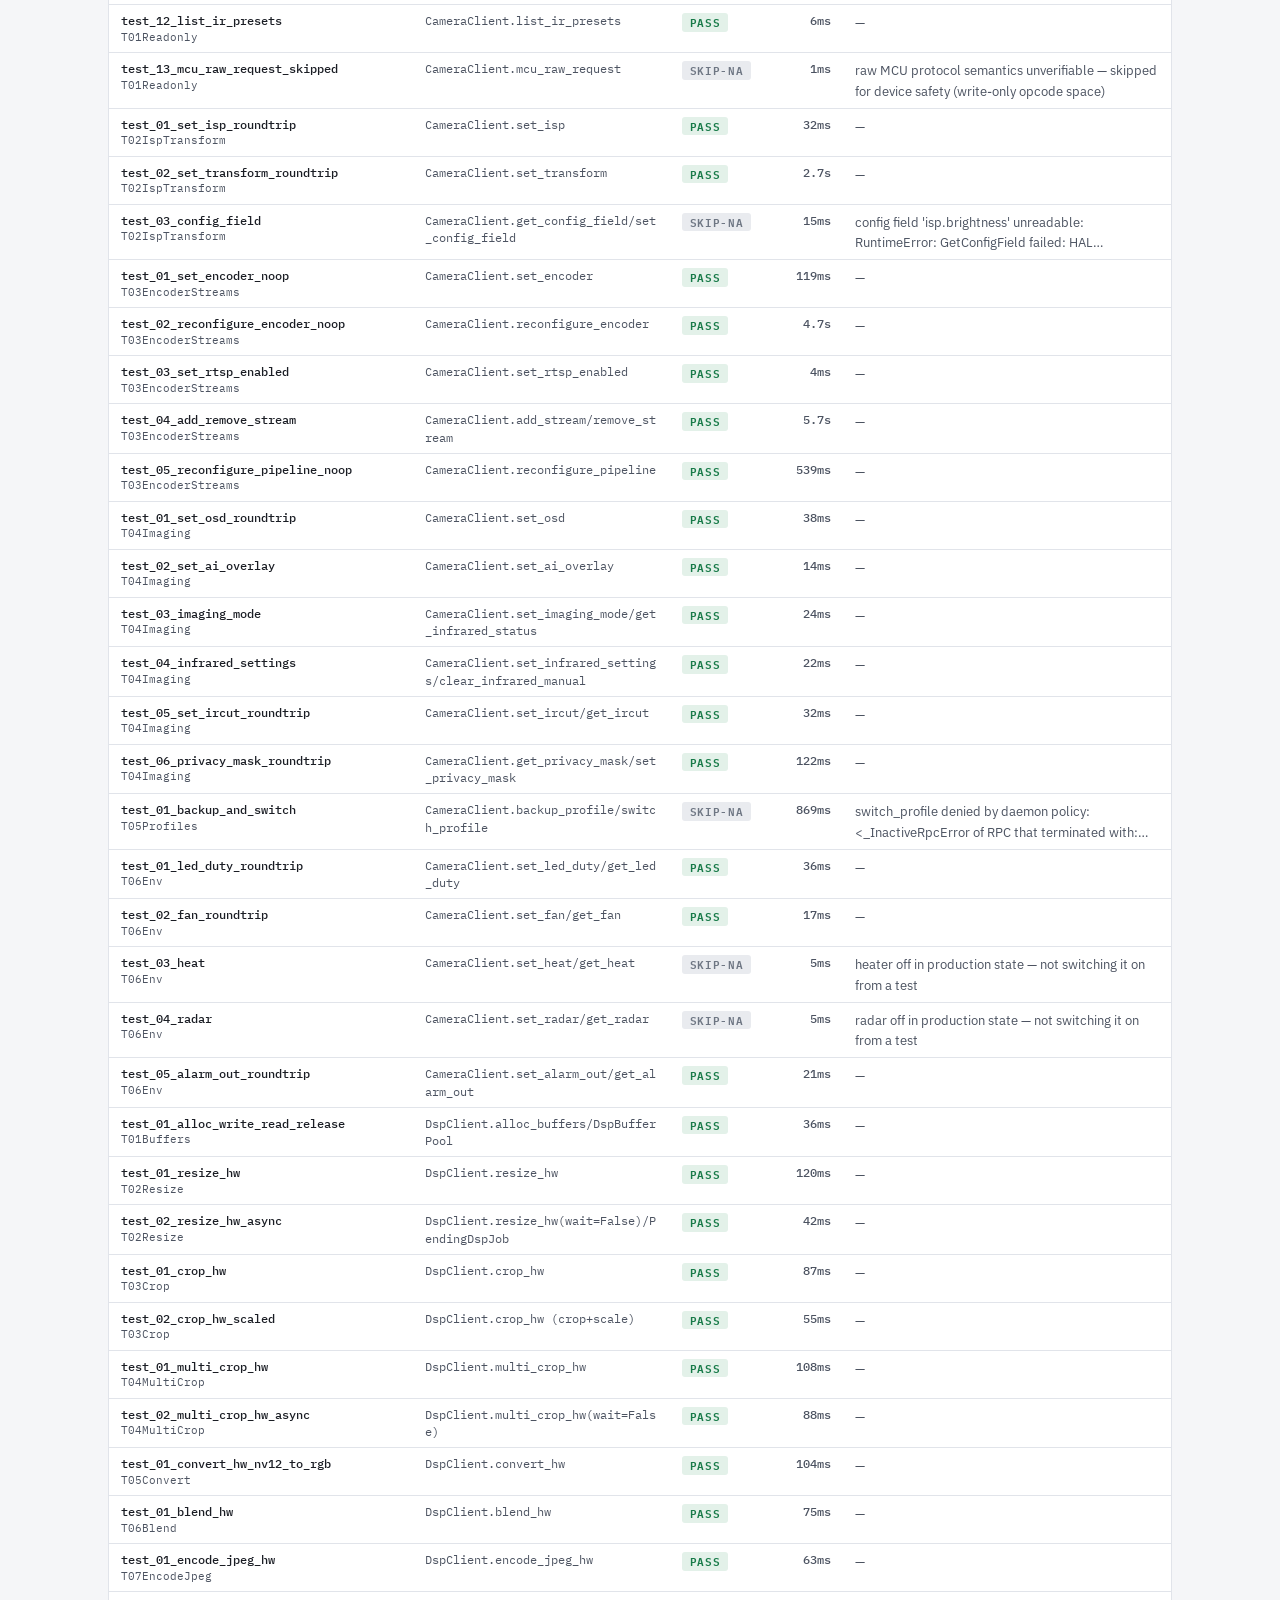
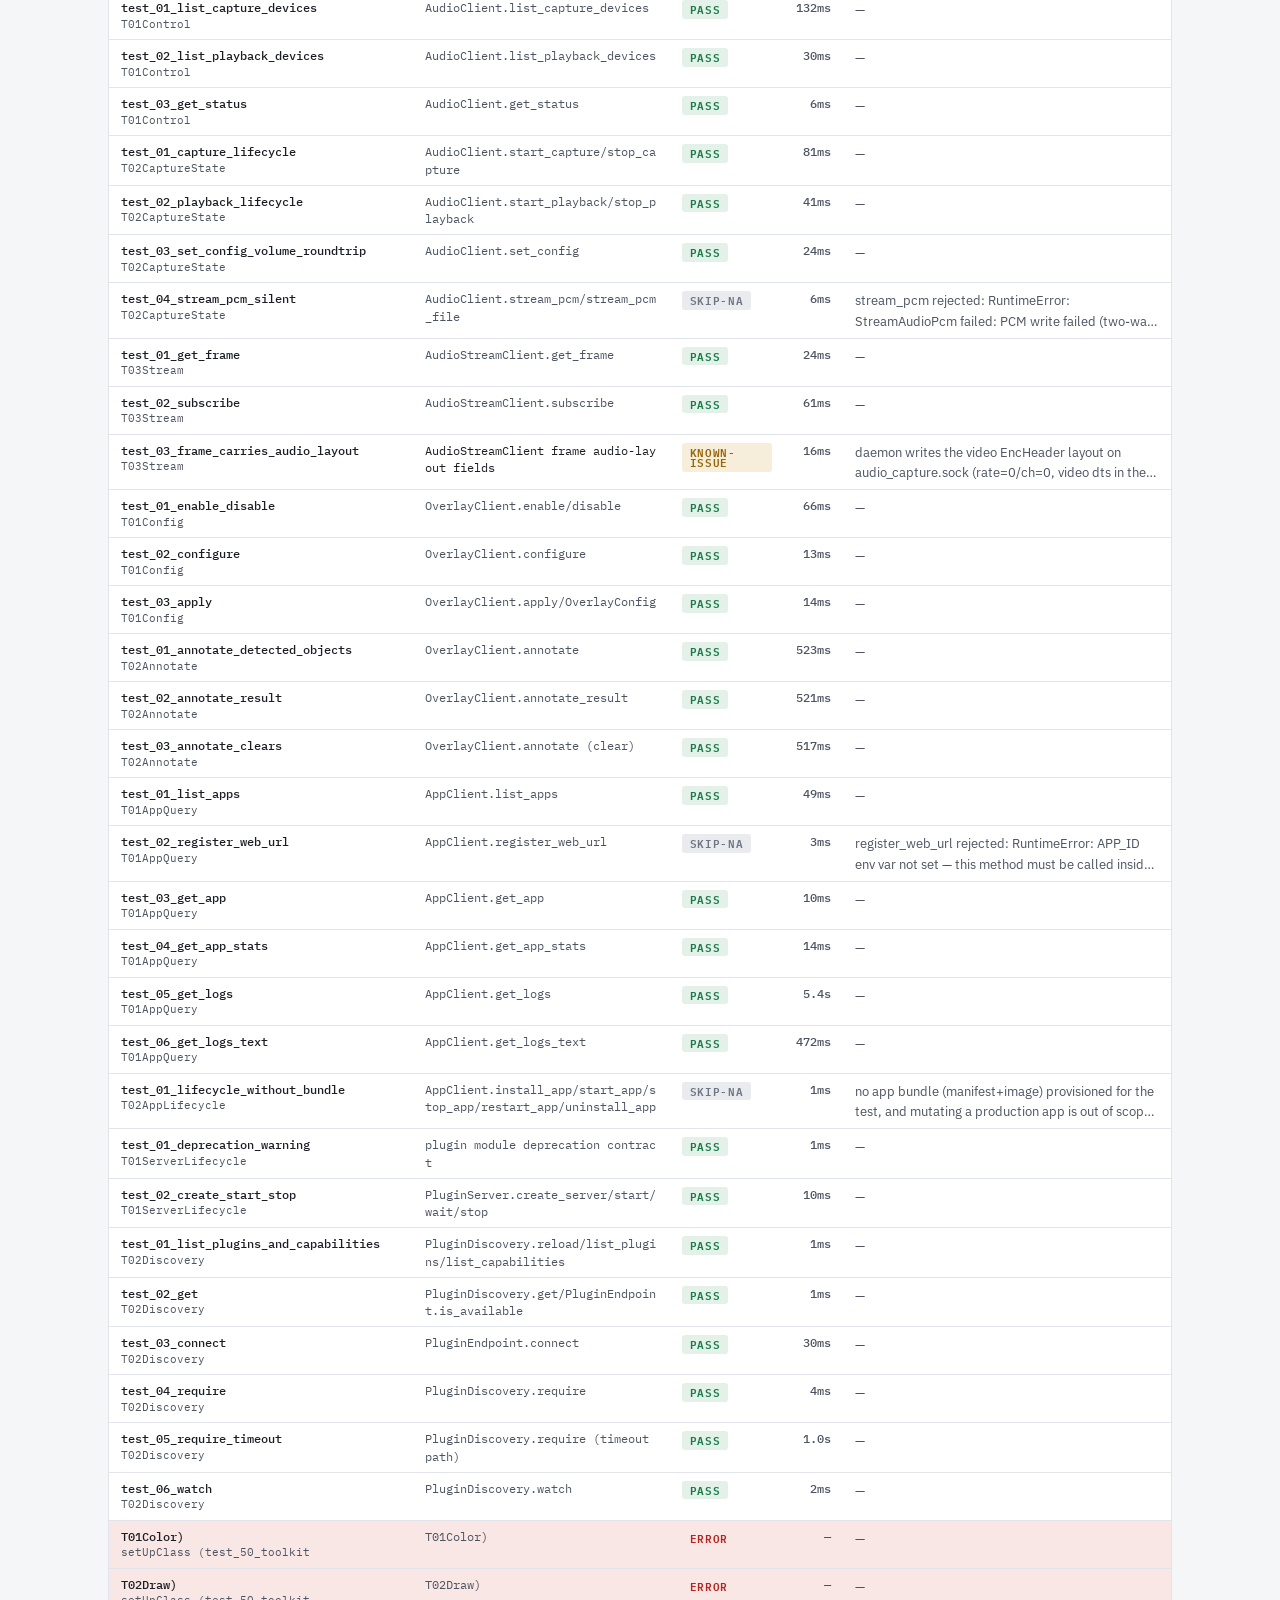
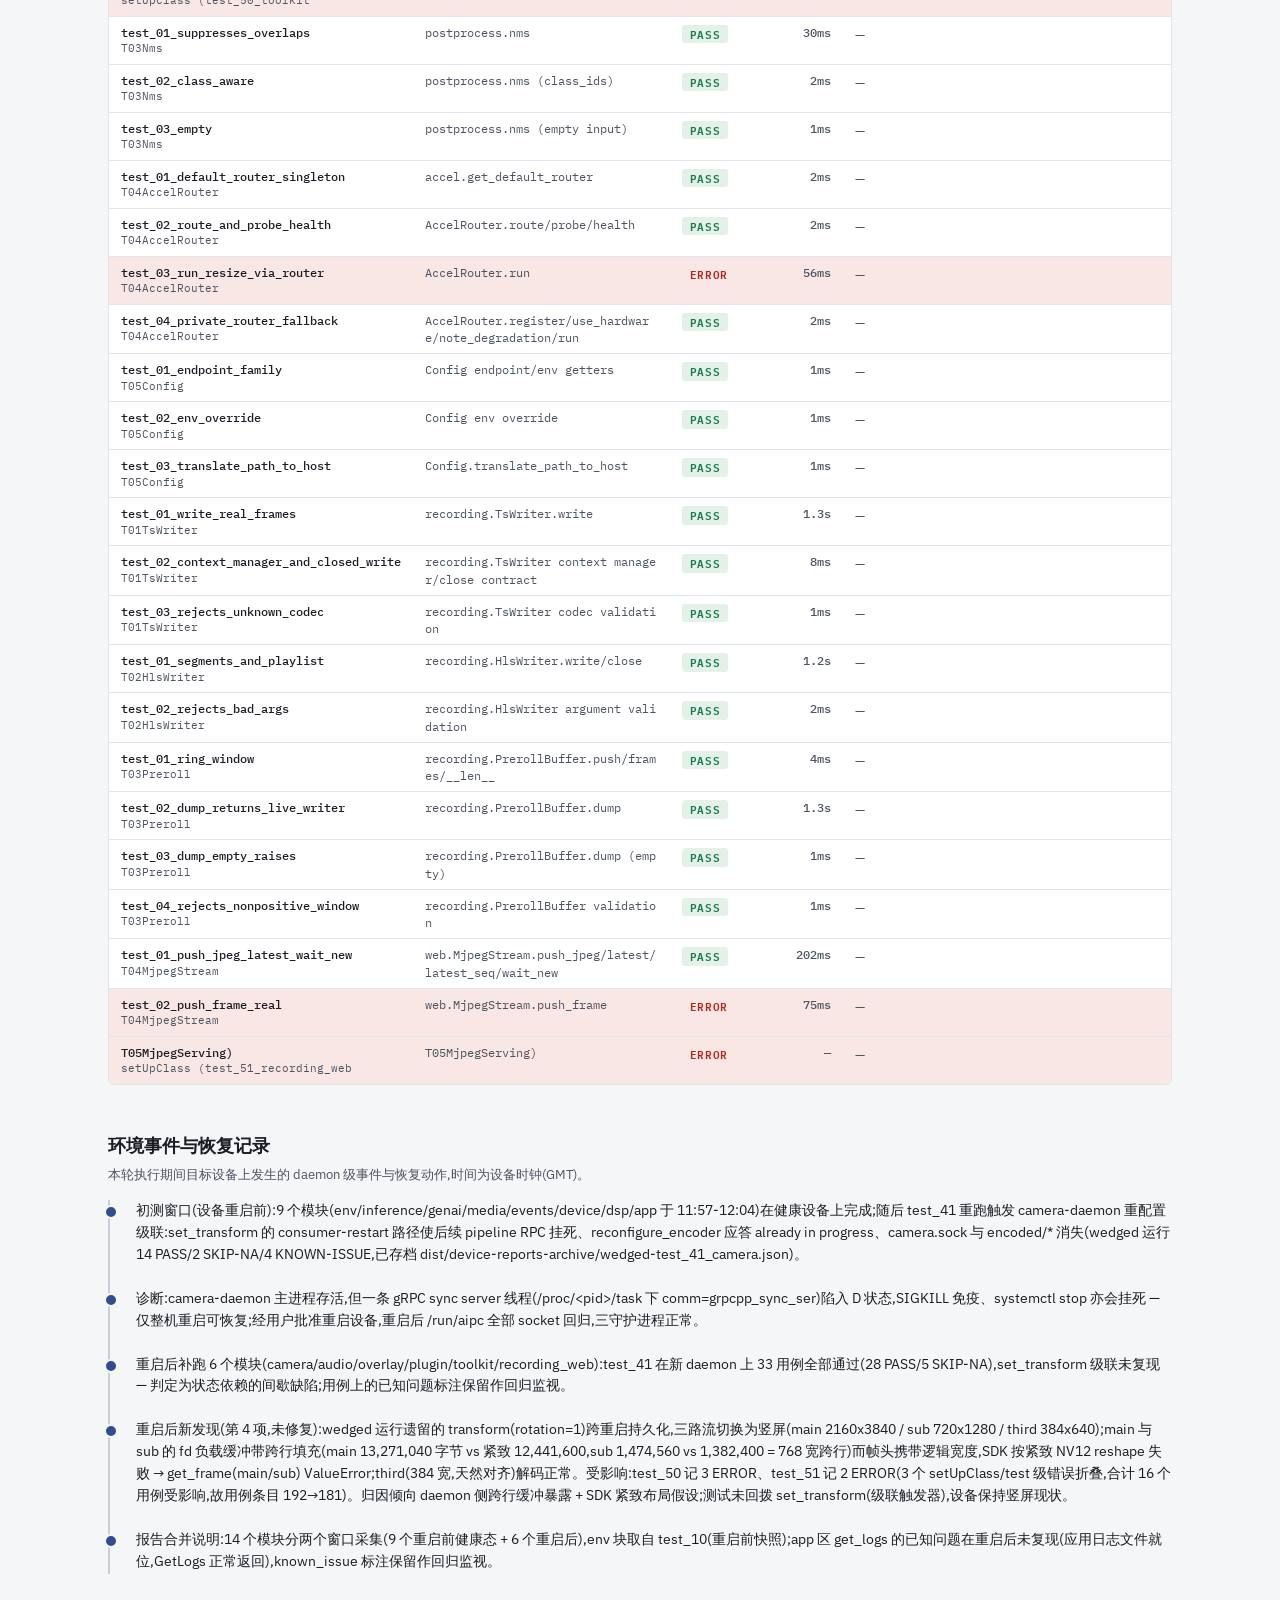
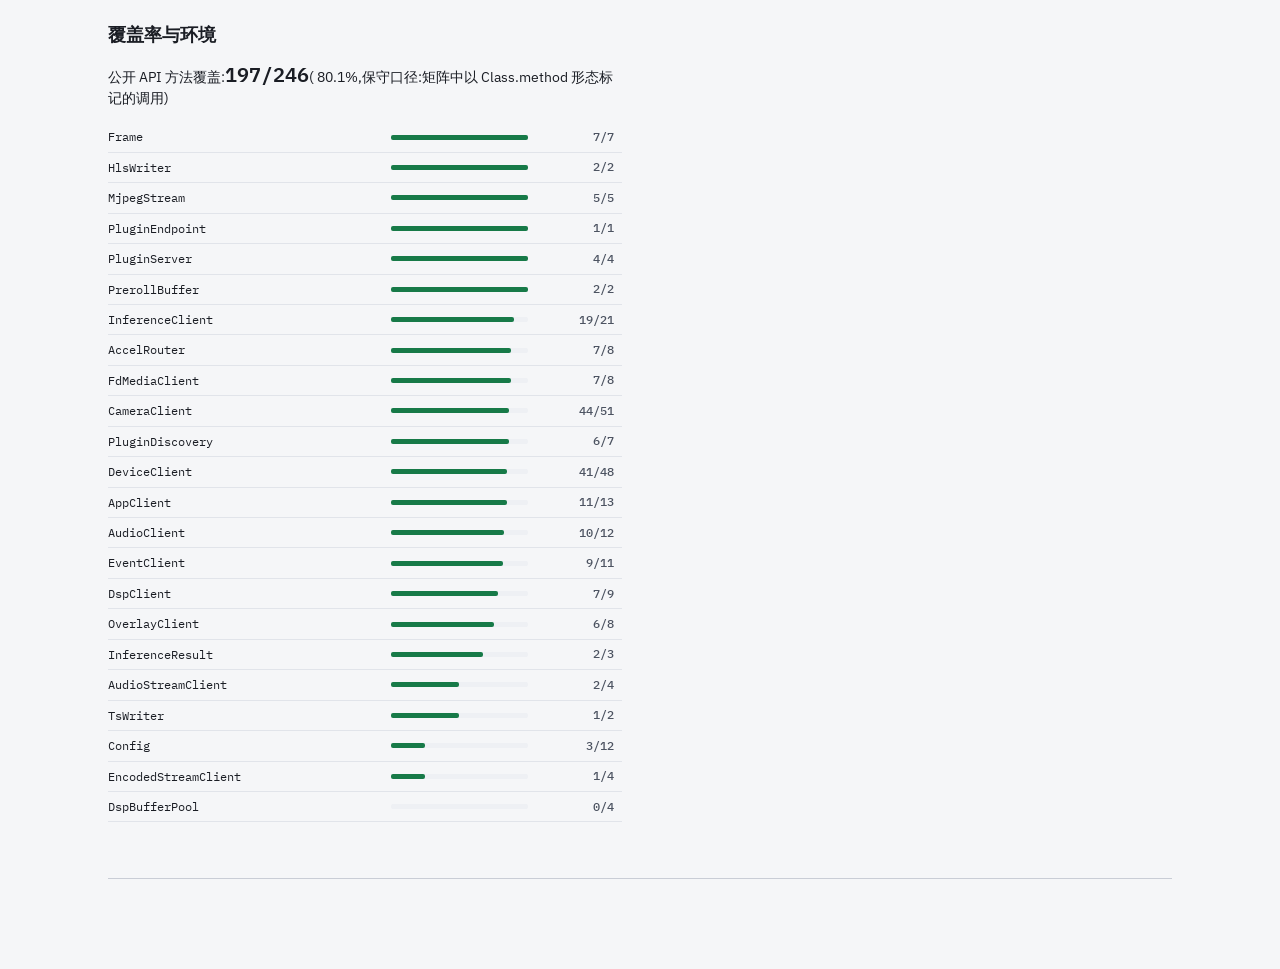
<file: docs/test-reports/2026-09-09-python-sdk-0.7.4-device.html>
<!doctype html>
<html lang="zh-CN">
<head>
<meta charset="utf-8">
<meta name="viewport" content="width=device-width, initial-scale=1">
<title>SDK 0.7.4 真机测试报告</title>
<link rel="stylesheet" href="https://fonts.googleapis.com/css2?family=IBM+Plex+Mono:wght@400;500;600&family=IBM+Plex+Sans:wght@400;500;600;700&display=swap">
<style>
:root {
  --ground: #F5F6F8;
  --surface: #FFFFFF;
  --surface-2: #EEF0F4;
  --ink: #1A1D24;
  --ink-2: #4C5361;
  --line: #E1E4EA;
  --line-strong: #C9CDD6;
  --accent: #2F4D8F;
  --accent-ink: #FFFFFF;
  --pass: #177A48;
  --pass-soft: #E3F1E9;
  --ki: #96660A;
  --ki-soft: #F6EDDA;
  --err: #B3261E;
  --err-soft: #F9E7E5;
  --na: #6E7683;
  --na-soft: #E9EBEF;
  --code-bg: #F1F3F6;
  --shadow: 0 1px 2px rgba(26,29,36,.06), 0 4px 14px rgba(26,29,36,.07);
}
@media (prefers-color-scheme: dark) {
  :root:not([data-theme="light"]) {
    --ground: #14161B;
    --surface: #1B1E26;
    --surface-2: #22262F;
    --ink: #E9EBEF;
    --ink-2: #98A0AE;
    --line: #2B303A;
    --line-strong: #3B4150;
    --accent: #8AA8E0;
    --accent-ink: #14161B;
    --pass: #53C08B;
    --pass-soft: #1D2E26;
    --ki: #D6A154;
    --ki-soft: #2F2718;
    --err: #E5776B;
    --err-soft: #33211F;
    --na: #8A92A0;
    --na-soft: #23262E;
    --code-bg: #22262F;
    --shadow: 0 1px 2px rgba(0,0,0,.3), 0 6px 18px rgba(0,0,0,.35);
  }
}
:root[data-theme="dark"] {
  --ground: #14161B;
  --surface: #1B1E26;
  --surface-2: #22262F;
  --ink: #E9EBEF;
  --ink-2: #98A0AE;
  --line: #2B303A;
  --line-strong: #3B4150;
  --accent: #8AA8E0;
  --accent-ink: #14161B;
  --pass: #53C08B;
  --pass-soft: #1D2E26;
  --ki: #D6A154;
  --ki-soft: #2F2718;
  --err: #E5776B;
  --err-soft: #33211F;
  --na: #8A92A0;
  --na-soft: #23262E;
  --code-bg: #22262F;
  --shadow: 0 1px 2px rgba(0,0,0,.3), 0 6px 18px rgba(0,0,0,.35);
}

* { box-sizing: border-box; }
html { -webkit-text-size-adjust: 100%; }
body {
  margin: 0;
  background: var(--ground);
  color: var(--ink);
  font: 400 14px/1.62 "IBM Plex Sans", "PingFang SC", "Microsoft YaHei", sans-serif;
}
.mono { font-family: "IBM Plex Mono", ui-monospace, "SFMono-Regular", Menlo, monospace; font-variant-numeric: tabular-nums; }
.wrap { max-width: 1120px; margin: 0 auto; padding: 0 28px 72px; }

/* ---------- header ---------- */
header.masthead { padding: 42px 0 22px; border-bottom: 2px solid var(--ink); }
.eyebrow {
  font: 600 11px/1 "IBM Plex Mono", monospace;
  letter-spacing: .14em; text-transform: uppercase;
  color: var(--accent); margin-bottom: 14px;
}
h1 { font-size: 27px; line-height: 1.25; font-weight: 700; margin: 0 0 6px; letter-spacing: -.01em; text-wrap: balance; }
.meta { color: var(--ink-2); font-size: 13px; display: flex; flex-wrap: wrap; gap: 4px 22px; margin-top: 12px; }
.meta b { color: var(--ink); font-weight: 600; }

/* ---------- section scaffolding ---------- */
section { margin-top: 46px; }
h2 {
  font-size: 18px; font-weight: 700; margin: 0 0 4px;
  display: flex; align-items: baseline; gap: 10px;
}
h2 .n { font: 600 11px/1 "IBM Plex Mono", monospace; color: var(--accent); letter-spacing: .1em; }
.sec-note { color: var(--ink-2); font-size: 12.5px; margin: 0 0 16px; }

/* ---------- verdict band ---------- */
.band { display: grid; grid-template-columns: minmax(0, 5fr) minmax(0, 4fr); gap: 36px; align-items: start; }
@media (max-width: 900px) { .band { grid-template-columns: 1fr; } }
.vbar { display: flex; height: 30px; border-radius: 4px; overflow: hidden; border: 1px solid var(--line-strong); }
.vbar .seg-pass { background: var(--pass); }
.vbar .seg-ki  { background: var(--ki); }
.vbar .seg-na  { background: var(--na); }
.vbar .seg-err { background: var(--err); min-width: 5px; }
.vstats { display: flex; flex-wrap: wrap; margin-top: 14px; border-top: 1px solid var(--line); }
.vstat { padding: 12px 26px 2px 0; }
.vstat + .vstat { padding-left: 26px; border-left: 1px solid var(--line); }
.vstat .num { font: 600 30px/1 "IBM Plex Mono", monospace; font-variant-numeric: tabular-nums; }
.vstat .lbl { font-size: 12px; color: var(--ink-2); margin-top: 4px; display: flex; align-items: center; gap: 6px; }
.vstat.err .num { color: var(--err); }
.vstat.ki .num { color: var(--ki); }
.vstat.na .num { color: var(--na); }
.dot { width: 8px; height: 8px; border-radius: 50%; display: inline-block; flex: none; }
.dot.pass { background: var(--pass); } .dot.ki { background: var(--ki); }
.dot.na { background: var(--na); } .dot.err { background: var(--err); }

/* area distribution — one shared scale */
.area-chart { border-top: 1px solid var(--line); }
.area-row { display: grid; grid-template-columns: 128px 1fr 208px; gap: 12px; align-items: center; padding: 7px 0; border-bottom: 1px solid var(--line); }
.area-row .name { font-size: 12.5px; font-weight: 600; white-space: nowrap; overflow: hidden; text-overflow: ellipsis; }
.area-row .name small { display: block; font: 400 10.5px/1.3 "IBM Plex Mono", monospace; color: var(--ink-2); font-weight: 400; }
.track { height: 13px; display: flex; border-radius: 2px; overflow: hidden; background: var(--surface-2); }
.track i { display: block; height: 100%; }
.track .s-pass { background: var(--pass); } .track .s-ki { background: var(--ki); }
.track .s-na { background: var(--na); } .track .s-err { background: var(--err); min-width: 3px; }
.area-row .nums { font: 500 11.5px/1.5 "IBM Plex Mono", monospace; font-variant-numeric: tabular-nums; color: var(--ink-2); text-align: right; white-space: nowrap; }
.area-row .nums b { color: var(--ink); font-weight: 600; }

/* ---------- findings ---------- */
.err-card {
  background: var(--surface); border: 1px solid var(--line-strong);
  border-left: 4px solid var(--err); border-radius: 6px;
  padding: 20px 22px; box-shadow: var(--shadow);
}
.err-card .head { display: flex; flex-wrap: wrap; align-items: center; gap: 10px; }
.err-card .head .t { font: 600 15px/1.3 "IBM Plex Mono", monospace; }
.err-card .why { margin: 12px 0 0; font-size: 13.5px; }
.err-card pre {
  margin: 14px 0 0; padding: 12px 14px; background: var(--code-bg);
  border-radius: 4px; overflow-x: auto;
  font: 400 11.5px/1.6 "IBM Plex Mono", monospace; color: var(--ink-2);
  white-space: pre-wrap; word-break: break-all;
}
.ev-chips { display: flex; flex-wrap: wrap; gap: 6px; margin-top: 12px; }
.ev-chips span { font: 500 11px/1 "IBM Plex Mono", monospace; background: var(--surface-2); border: 1px solid var(--line); border-radius: 3px; padding: 5px 8px; }

.chip {
  display: inline-flex; align-items: center; gap: 6px;
  font: 600 10.5px/1 "IBM Plex Mono", monospace; letter-spacing: .06em;
  border-radius: 3px; padding: 4px 8px;
}
.chip.pass { color: var(--pass); background: var(--pass-soft); }
.chip.ki   { color: var(--ki);   background: var(--ki-soft); }
.chip.na   { color: var(--na);   background: var(--na-soft); }
.chip.err  { color: var(--err);  background: var(--err-soft); }

/* known issues */
.ki-list { display: grid; gap: 14px; }
.ki-item { border: 1px solid var(--line); border-radius: 6px; background: var(--surface); padding: 16px 18px; }
.ki-item .reason { font-size: 13.5px; font-weight: 600; line-height: 1.55; }
.ki-item .cases { margin: 10px 0 0; padding: 0; list-style: none; display: grid; gap: 6px; }
.ki-item .cases li { display: flex; flex-wrap: wrap; gap: 4px 14px; font: 400 12px/1.6 "IBM Plex Mono", monospace; color: var(--ink-2); }
.ki-item .cases li b { color: var(--ink); font-weight: 500; }

/* ---------- matrix ---------- */
.controls { display: flex; flex-wrap: wrap; gap: 10px 14px; align-items: center; margin-bottom: 14px; }
.fchips { display: flex; gap: 6px; }
.fchip {
  font: 600 11px/1 "IBM Plex Mono", monospace; letter-spacing: .04em;
  border: 1px solid var(--line-strong); background: var(--surface);
  color: var(--ink-2); border-radius: 999px; padding: 7px 12px;
  cursor: pointer; display: inline-flex; align-items: center; gap: 7px;
}
.fchip .dot { width: 7px; height: 7px; }
.fchip[aria-pressed="true"] { color: var(--accent); border-color: var(--accent); }
.fchip:focus-visible, .area-sel:focus-visible, .search:focus-visible { outline: 2px solid var(--accent); outline-offset: 2px; }
.area-sel, .search {
  font: 400 12.5px/1 "IBM Plex Sans", sans-serif; color: var(--ink);
  background: var(--surface); border: 1px solid var(--line-strong);
  border-radius: 5px; padding: 8px 10px;
}
.search { flex: 1; min-width: 170px; max-width: 330px; }
.count { font: 500 11.5px/1 "IBM Plex Mono", monospace; color: var(--ink-2); margin-left: auto; white-space: nowrap; }

.matrix-scroll { overflow-x: auto; border: 1px solid var(--line); border-radius: 6px; background: var(--surface); }
table.matrix { width: 100%; border-collapse: collapse; font-size: 12.5px; }
table.matrix th {
  position: sticky; top: 0; text-align: left; z-index: 1;
  font: 600 10.5px/1 "IBM Plex Mono", monospace; letter-spacing: .08em; text-transform: uppercase;
  color: var(--ink-2); background: var(--surface-2);
  padding: 9px 12px; border-bottom: 1px solid var(--line-strong);
}
table.matrix td { padding: 7px 12px; border-bottom: 1px solid var(--line); vertical-align: top; }
table.matrix tr:last-child td { border-bottom: 0; }
td.c-id { font: 500 11.5px/1.5 "IBM Plex Mono", monospace; white-space: nowrap; }
td.c-id small { display: block; color: var(--ink-2); font-weight: 400; font-size: 10.5px; }
td.c-if { font: 400 11.5px/1.5 "IBM Plex Mono", monospace; color: var(--ink-2); word-break: break-all; max-width: 330px; }
td.c-ms { font: 500 11.5px/1.5 "IBM Plex Mono", monospace; text-align: right; white-space: nowrap; color: var(--ink-2); }
td.c-note { color: var(--ink-2); max-width: 360px; }
td.c-note .m { display: -webkit-box; -webkit-line-clamp: 2; -webkit-box-orient: vertical; overflow: hidden; }
tr.is-err td { background: var(--err-soft); }
tr.is-ki td.c-id, tr.is-ki td.c-if { color: var(--ink); }

/* ---------- timeline ---------- */
.timeline { list-style: none; margin: 0; padding: 0; border-left: 2px solid var(--line-strong); }
.timeline li { position: relative; padding: 0 0 22px 26px; }
.timeline li:last-child { padding-bottom: 2px; }
.timeline li::before {
  content: ""; position: absolute; left: -6px; top: 5px;
  width: 10px; height: 10px; border-radius: 50%;
  background: var(--accent); border: 2px solid var(--ground);
}
.timeline .t { font: 600 11.5px/1 "IBM Plex Mono", monospace; color: var(--accent); display: block; margin-bottom: 6px; }
.timeline p { margin: 0; font-size: 13.5px; }

/* ---------- coverage + env ---------- */
.duo { display: grid; grid-template-columns: minmax(0, 1fr) minmax(0, 1fr); gap: 36px; align-items: start; }
@media (max-width: 900px) { .duo { grid-template-columns: 1fr; } }
.cov-headline { font-size: 13.5px; margin: 0 0 12px; }
.cov-headline b { font: 600 20px/1 "IBM Plex Mono", monospace; }
table.cov { width: 100%; border-collapse: collapse; font-size: 12px; }
table.cov td { padding: 5px 8px 5px 0; border-bottom: 1px solid var(--line); }
table.cov td:last-child { text-align: right; font: 500 11.5px/1.4 "IBM Plex Mono", monospace; white-space: nowrap; color: var(--ink-2); }
table.cov .covbar { height: 5px; border-radius: 2px; background: var(--surface-2); position: relative; min-width: 64px; }
table.cov .covbar i { position: absolute; inset: 0 auto 0 0; background: var(--pass); border-radius: 2px; }
table.cov tr.zero .covbar i { background: var(--na); }
dl.env { display: grid; grid-template-columns: max-content 1fr; gap: 7px 18px; margin: 0; font-size: 12.5px; }
dl.env dt { color: var(--ink-2); white-space: nowrap; }
dl.env dd { margin: 0; font-family: "IBM Plex Mono", monospace; font-size: 11.5px; word-break: break-all; }
.sock-list { display: flex; flex-wrap: wrap; gap: 5px; margin: 4px 0 2px; }
.sock-list span { font: 400 10.5px/1 "IBM Plex Mono", monospace; background: var(--surface-2); border: 1px solid var(--line); border-radius: 3px; padding: 4px 7px; }

footer { margin-top: 56px; padding-top: 18px; border-top: 1px solid var(--line-strong); color: var(--ink-2); font-size: 12.5px; }
footer code { font: 400 11px/1.5 "IBM Plex Mono", monospace; background: var(--code-bg); border-radius: 3px; padding: 2px 6px; }

@media (prefers-reduced-motion: no-preference) {
  table.matrix tbody tr:hover td { background: var(--surface-2); }
  table.matrix tbody tr.is-err:hover td { background: var(--err-soft); }
}
</style>
</head>
<body>
<div class="wrap">

<header class="masthead">
  <div class="eyebrow">NEORUNTIME IPC SDK · DEVICE RUN</div>
  <h1>SDK 0.7.4 真机接口测试报告</h1>
  <div class="meta">
    <span>目标设备 <b class="mono">aarch64 · hailo15</b></span>
    <span>Python <b class="mono" id="m-python"></b></span>
    <span>执行 <b class="mono" id="m-date"></b>(设备时间 GMT)</span>
    <span>14 个模块 · 每模块独立进程 + 看门狗</span>
  </div>
</header>

<section id="sec-overview">
  <h2>总览</h2>
  <p class="sec-note">192 个用例覆盖 14 个区域;唯一 ERROR 的归因见下一节,已知问题按根因归组为 6 项。</p>
  <div class="band">
    <div>
      <div class="vbar" id="vbar"></div>
      <div class="vstats" id="vstats"></div>
    </div>
    <div class="area-chart" id="area-chart"></div>
  </div>
</section>

<section id="sec-findings">
  <h2>需要跟进的结论</h2>
  <p class="sec-note">先看要动手的,再看全量矩阵。</p>
  <div id="err-cards"></div>
  <div class="ki-list" id="ki-list" style="margin-top:18px"></div>
</section>

<section id="sec-matrix">
  <h2>接口 × 结论矩阵</h2>
  <p class="sec-note">全量 192 行,按结论 / 区域 / 关键词过滤;备注列为现场证据摘要。</p>
  <div class="controls">
    <div class="fchips" id="fchips"></div>
    <select class="area-sel" id="area-sel" aria-label="按区域过滤"></select>
    <input class="search" id="search" type="search" placeholder="搜索用例 / 接口 / 备注…" aria-label="搜索矩阵">
    <span class="count" id="count"></span>
  </div>
  <div class="matrix-scroll">
    <table class="matrix">
      <thead><tr><th>用例</th><th>接口</th><th>结论</th><th style="text-align:right">耗时</th><th>备注</th></tr></thead>
      <tbody id="matrix-body"></tbody>
    </table>
  </div>
</section>

<section id="sec-ops">
  <h2>环境事件与恢复记录</h2>
  <p class="sec-note">本轮执行期间目标设备上发生的 daemon 级事件与恢复动作,时间为设备时钟(GMT)。</p>
  <ol class="timeline" id="timeline"></ol>
</section>

<section id="sec-cov">
  <h2>覆盖率与环境</h2>
  <div class="duo" style="margin-top:14px">
    <div>
      <p class="cov-headline" id="cov-headline"></p>
      <table class="cov"><tbody id="cov-body"></tbody></table>
    </div>
    <div>
      <dl class="env" id="env-dl"></dl>
    </div>
  </div>
</section>

<footer id="footer"></footer>
</div>

<script>
const D = {"generated":"2026-09-09T04:00:46+00:00","sdk":{"version":"0.7.4","module_path":"/data/venv-sdk/lib/python3.10/site-packages/neoruntime_ipc_sdk"},"node":{"uname":"Linux hailo15 5.15.32-yocto-standard-g7919a266e480 #1 SMP PREEMPT Thu Jun 18 14:27:53 UTC 2026 aarch64 aarch64","machine":"aarch64","python":"3.10.15","os_release":""},"sockets":{"/run/aipc/ai-runtime.sock":{"size":0},"/run/aipc/app-manager.sock":{"size":0},"/run/aipc/camera-control.sock":{"size":0},"/run/aipc/camera.sock":{"size":0},"/run/aipc/device-control.sock":{"size":0},"/run/aipc/device-discovery.sock":{"size":0},"/run/aipc/encoded/audio_capture.sock":{"size":0},"/run/aipc/encoded/main.sock":{"size":0},"/run/aipc/encoded/sub.sock":{"size":0},"/run/aipc/encoded/third.sock":{"size":0},"/run/aipc/event-bus.sock":{"size":0},"/run/aipc/platform-api.sock":{"size":0}},"models":[{"path":"/data/aipc-data/models/blobs","size_bytes":4096},{"path":"/data/aipc-data/models/classification","size_bytes":4096},{"path":"/data/aipc-data/models/clip","size_bytes":4096},{"path":"/data/aipc-data/models/depth","size_bytes":4096},{"path":"/data/aipc-data/models/detection","size_bytes":4096},{"path":"/data/aipc-data/models/genai","size_bytes":4096},{"path":"/data/aipc-data/models/hailort.log","size_bytes":0},{"path":"/data/aipc-data/models/keypoint","size_bytes":4096},{"path":"/data/aipc-data/models/ocr","size_bytes":4096},{"path":"/data/aipc-data/models/runtime","size_bytes":4096},{"path":"/data/aipc-data/models/segmentation","size_bytes":4096},{"path":"/data/aipc-data/models/yolo_world_v2s.hef","size_bytes":27607040},{"path":"/data/aipc-data/models/yolo_world_v2s_540.hef","size_bytes":25092096},{"path":"/data/aipc-data/models/yolo_world_v2s_540.json","size_bytes":1013}],"summary":{"total":181,"verdicts":{"PASS":149,"KNOWN-ISSUE":6,"SKIP-NA":21,"ERROR":5},"wallS":90.0,"modules":14},"areas":[{"key":"env","title":"环境勘探","counts":{"PASS":8,"KNOWN-ISSUE":0,"SKIP-NA":0,"ERROR":0}},{"key":"inference","title":"推理","counts":{"PASS":9,"KNOWN-ISSUE":5,"SKIP-NA":1,"ERROR":0}},{"key":"genai","title":"推理 GenAI","counts":{"PASS":1,"KNOWN-ISSUE":0,"SKIP-NA":3,"ERROR":0}},{"key":"media","title":"媒体 fd","counts":{"PASS":14,"KNOWN-ISSUE":0,"SKIP-NA":0,"ERROR":0}},{"key":"events","title":"事件","counts":{"PASS":10,"KNOWN-ISSUE":0,"SKIP-NA":0,"ERROR":0}},{"key":"device","title":"设备控制","counts":{"PASS":23,"KNOWN-ISSUE":0,"SKIP-NA":9,"ERROR":0}},{"key":"camera","title":"相机","counts":{"PASS":28,"KNOWN-ISSUE":0,"SKIP-NA":5,"ERROR":0}},{"key":"dsp","title":"DSP","counts":{"PASS":10,"KNOWN-ISSUE":0,"SKIP-NA":0,"ERROR":0}},{"key":"audio","title":"音频","counts":{"PASS":8,"KNOWN-ISSUE":1,"SKIP-NA":1,"ERROR":0}},{"key":"overlay","title":"叠加","counts":{"PASS":6,"KNOWN-ISSUE":0,"SKIP-NA":0,"ERROR":0}},{"key":"app","title":"应用","counts":{"PASS":5,"KNOWN-ISSUE":0,"SKIP-NA":2,"ERROR":0}},{"key":"plugin","title":"插件","counts":{"PASS":8,"KNOWN-ISSUE":0,"SKIP-NA":0,"ERROR":0}},{"key":"generic","title":"generic","counts":{"PASS":0,"KNOWN-ISSUE":0,"SKIP-NA":0,"ERROR":3}},{"key":"toolkit","title":"工具箱","counts":{"PASS":9,"KNOWN-ISSUE":0,"SKIP-NA":0,"ERROR":1}},{"key":"recording_web","title":"录制/Web","counts":{"PASS":10,"KNOWN-ISSUE":0,"SKIP-NA":0,"ERROR":1}}],"coverage":{"rows":[{"cls":"Frame","hit":7,"total":7},{"cls":"HlsWriter","hit":2,"total":2},{"cls":"MjpegStream","hit":5,"total":5},{"cls":"PluginEndpoint","hit":1,"total":1},{"cls":"PluginServer","hit":4,"total":4},{"cls":"PrerollBuffer","hit":2,"total":2},{"cls":"InferenceClient","hit":19,"total":21},{"cls":"AccelRouter","hit":7,"total":8},{"cls":"FdMediaClient","hit":7,"total":8},{"cls":"CameraClient","hit":44,"total":51},{"cls":"PluginDiscovery","hit":6,"total":7},{"cls":"DeviceClient","hit":41,"total":48},{"cls":"AppClient","hit":11,"total":13},{"cls":"AudioClient","hit":10,"total":12},{"cls":"EventClient","hit":9,"total":11},{"cls":"DspClient","hit":7,"total":9},{"cls":"OverlayClient","hit":6,"total":8},{"cls":"InferenceResult","hit":2,"total":3},{"cls":"AudioStreamClient","hit":2,"total":4},{"cls":"TsWriter","hit":1,"total":2},{"cls":"Config","hit":3,"total":12},{"cls":"EncodedStreamClient","hit":1,"total":4},{"cls":"DspBufferPool","hit":0,"total":4}],"covered":197,"total":246},"knownIssues":[{"reason":"update_postprocess_config: daemon answers -2 for documented keys (detection_threshold/iou_threshold) — the same call worked against the 2026-08-28 patched daemon, so this is a daemon-deployment regression, not an SDK contract change","cases":[{"id":"test_06_update_postprocess_config","iface":"InferenceClient.update_postprocess_config","ms":5.34,"error":"RuntimeError: UpdatePostprocessConfig failed: Failed to update config: -2"}]},{"reason":"infer family: yolo_world models are dual-input — single-image infer cannot drive them (-2799); feeding RGB instead of NV12 fails byte_size validation (-2799/-2811). Verified 2026-09-09: geometry-matched NV12 into a single-input model works on the same daemon build","cases":[{"id":"test_01_infer","iface":"InferenceClient.infer","ms":404.47,"error":"RuntimeError: Inference failed: Inference failed: -2799"},{"id":"test_02_infer_async","iface":"InferenceClient.infer_async","ms":335.91,"error":"RuntimeError: Inference failed: Inference failed: -2799"}]},{"reason":"subscribe: frames arrive but every inference fails -2814 (HAL_ERR_INVALID_ARG) on the deployed ai-runtime build, even with a geometry-matched stream/model pair (probed 2026-09-09); SDK raises RuntimeError after 10 consecutive failed frames","cases":[{"id":"test_01_subscribe","iface":"InferenceClient.subscribe","ms":1844.16,"error":"RuntimeError: Stream inference failed 10 consecutive times (stream='main', model='sdk-test-yolo', last frame=443613): 'Inference failed: -2814'"},{"id":"test_02_subscribe_result_helpers","iface":"InferenceResult.count_by_label/get_objects_by_label","ms":1828.17,"error":"RuntimeError: Stream inference failed 10 consecutive times (stream='main', model='sdk-test-yolo', last frame=443752): 'Inference failed: -2814'"}]},{"reason":"daemon writes the video EncHeader layout on audio_capture.sock (rate=0/ch=0, video dts in the tail) — SDK decode_audio_format compensates, so audio params arrive unknown","cases":[{"id":"test_03_frame_carries_audio_layout","iface":"AudioStreamClient frame audio-layout fields","ms":16.26,"error":"AssertionError: 0 not greater than 0 : audio frames carry no sample_rate — video-layout defect still present daemon-side"}]}],"opsNotes":["初测窗口(设备重启前):9 个模块(env/inference/genai/media/events/device/dsp/app 于 11:57-12:04)在健康设备上完成;随后 test_41 重跑触发 camera-daemon 重配置级联:set_transform 的 consumer-restart 路径使后续 pipeline RPC 挂死、reconfigure_encoder 应答 already in progress、camera.sock 与 encoded/* 消失(wedged 运行 14 PASS/2 SKIP-NA/4 KNOWN-ISSUE,已存档 dist/device-reports-archive/wedged-test_41_camera.json)。","诊断:camera-daemon 主进程存活,但一条 gRPC sync server 线程(/proc/<pid>/task 下 comm=grpcpp_sync_ser)陷入 D 状态,SIGKILL 免疫、systemctl stop 亦会挂死 — 仅整机重启可恢复;经用户批准重启设备,重启后 /run/aipc 全部 socket 回归,三守护进程正常。","重启后补跑 6 个模块(camera/audio/overlay/plugin/toolkit/recording_web):test_41 在新 daemon 上 33 用例全部通过(28 PASS/5 SKIP-NA),set_transform 级联未复现 — 判定为状态依赖的间歇缺陷;用例上的已知问题标注保留作回归监视。","重启后新发现(第 4 项,未修复):wedged 运行遗留的 transform(rotation=1)跨重启持久化,三路流切换为竖屏(main 2160x3840 / sub 720x1280 / third 384x640);main 与 sub 的 fd 负载缓冲带跨行填充(main 13,271,040 字节 vs 紧致 12,441,600,sub 1,474,560 vs 1,382,400 = 768 宽跨行)而帧头携带逻辑宽度,SDK 按紧致 NV12 reshape 失败 → get_frame(main/sub) ValueError;third(384 宽,天然对齐)解码正常。受影响:test_50 记 3 ERROR、test_51 记 2 ERROR(3 个 setUpClass/test 级错误折叠,合计 16 个用例受影响,故用例条目 192→181)。归因倾向 daemon 侧跨行缓冲暴露 + SDK 紧致布局假设;测试未回拨 set_transform(级联触发器),设备保持竖屏现状。","报告合并说明:14 个模块分两个窗口采集(9 个重启前健康态 + 6 个重启后),env 块取自 test_10(重启前快照);app 区 get_logs 的已知问题在重启后未复现(应用日志文件就位,GetLogs 正常返回),known_issue 标注保留作回归监视。"],"cases":[{"id":"test_01_version","cls":"T01SdkIdentity","area":"env","iface":"__version__","verdict":"PASS","ms":1.1,"note":""},{"id":"test_02_module_path","cls":"T01SdkIdentity","area":"env","iface":"package import","verdict":"PASS","ms":1.34,"note":""},{"id":"test_01_endpoint_getters","cls":"T02ConfigEndpoints","area":"env","iface":"Config.get_*_endpoint","verdict":"PASS","ms":1.4,"note":""},{"id":"test_02_path_helpers","cls":"T02ConfigEndpoints","area":"env","iface":"Config.get_host_prefix/translate_path_to_host","verdict":"PASS","ms":1.26,"note":""},{"id":"test_03_app_id","cls":"T02ConfigEndpoints","area":"env","iface":"Config.get_app_id","verdict":"PASS","ms":2.32,"note":""},{"id":"test_01_required_sockets","cls":"T03DaemonsAndSockets","area":"env","iface":"/run/aipc sockets","verdict":"PASS","ms":3.1,"note":""},{"id":"test_02_model_inventory","cls":"T03DaemonsAndSockets","area":"env","iface":"model inventory","verdict":"PASS","ms":1.49,"note":""},{"id":"test_03_scratch_dir","cls":"T03DaemonsAndSockets","area":"env","iface":"scratch dir","verdict":"PASS","ms":1.04,"note":""},{"id":"test_01_connect_close","cls":"T01Lifecycle","area":"inference","iface":"InferenceClient.connect/connected","verdict":"PASS","ms":13.26,"note":""},{"id":"test_02_register_model","cls":"T01Lifecycle","area":"inference","iface":"InferenceClient.register_model","verdict":"PASS","ms":7.79,"note":""},{"id":"test_03_list_models","cls":"T01Lifecycle","area":"inference","iface":"InferenceClient.list_models","verdict":"PASS","ms":6.67,"note":""},{"id":"test_04_get_model_info","cls":"T01Lifecycle","area":"inference","iface":"InferenceClient.get_model_info","verdict":"PASS","ms":7.64,"note":""},{"id":"test_05_get_stats","cls":"T01Lifecycle","area":"inference","iface":"InferenceClient.get_stats","verdict":"PASS","ms":539.78,"note":""},{"id":"test_06_update_postprocess_config","cls":"T01Lifecycle","area":"inference","iface":"InferenceClient.update_postprocess_config","verdict":"KNOWN-ISSUE","ms":5.34,"note":"update_postprocess_config: daemon answers -2 for documented keys (detection_threshold/iou_threshold) — the same call worked against the 2026-08-28 patched daemon, so this is a daemon-deployment regression, not an SDK con","error":"RuntimeError: UpdatePostprocessConfig failed: Failed to update config: -2"},{"id":"test_07_unregister_model","cls":"T01Lifecycle","area":"inference","iface":"InferenceClient.unregister_model","verdict":"PASS","ms":14.6,"note":""},{"id":"test_01_infer","cls":"T02Infer","area":"inference","iface":"InferenceClient.infer","verdict":"KNOWN-ISSUE","ms":404.47,"note":"infer family: yolo_world models are dual-input — single-image infer cannot drive them (-2799); feeding RGB instead of NV12 fails byte_size validation (-2799/-2811). Verified 2026-09-09: geometry-matched NV12 into a singl","error":"RuntimeError: Inference failed: Inference failed: -2799"},{"id":"test_02_infer_async","cls":"T02Infer","area":"inference","iface":"InferenceClient.infer_async","verdict":"KNOWN-ISSUE","ms":335.91,"note":"infer family: yolo_world models are dual-input — single-image infer cannot drive them (-2799); feeding RGB instead of NV12 fails byte_size validation (-2799/-2811). Verified 2026-09-09: geometry-matched NV12 into a singl","error":"RuntimeError: Inference failed: Inference failed: -2799"},{"id":"test_03_infer_batch","cls":"T02Infer","area":"inference","iface":"InferenceClient.infer_batch","verdict":"PASS","ms":755.42,"note":""},{"id":"test_04_infer_batch_async","cls":"T02Infer","area":"inference","iface":"InferenceClient.infer_batch_async","verdict":"PASS","ms":357.48,"note":""},{"id":"test_05_infer_with_tensors","cls":"T02Infer","area":"inference","iface":"InferenceClient.infer_with_tensors","verdict":"SKIP-NA","ms":71.42,"note":"model info exposes no input metadata to build tensors","error":""},{"id":"test_01_subscribe","cls":"T03Subscribe","area":"inference","iface":"InferenceClient.subscribe","verdict":"KNOWN-ISSUE","ms":1844.16,"note":"subscribe: frames arrive but every inference fails -2814 (HAL_ERR_INVALID_ARG) on the deployed ai-runtime build, even with a geometry-matched stream/model pair (probed 2026-09-09); SDK raises RuntimeError after 10 consec","error":"RuntimeError: Stream inference failed 10 consecutive times (stream='main', model='sdk-test-yolo', last frame=443613): 'Inference failed: -2814'"},{"id":"test_02_subscribe_result_helpers","cls":"T03Subscribe","area":"inference","iface":"InferenceResult.count_by_label/get_objects_by_label","verdict":"KNOWN-ISSUE","ms":1828.17,"note":"subscribe: frames arrive but every inference fails -2814 (HAL_ERR_INVALID_ARG) on the deployed ai-runtime build, even with a geometry-matched stream/model pair (probed 2026-09-09); SDK raises RuntimeError after 10 consec","error":"RuntimeError: Stream inference failed 10 consecutive times (stream='main', model='sdk-test-yolo', last frame=443752): 'Inference failed: -2814'"},{"id":"test_01_create_destroy_session","cls":"T04Sessions","area":"inference","iface":"InferenceClient.create_session/destroy_session","verdict":"PASS","ms":15.73,"note":""},{"id":"test_01_encode_text","cls":"T01GenAI","area":"genai","iface":"InferenceClient.encode_text","verdict":"PASS","ms":1927.62,"note":""},{"id":"test_02_session_create","cls":"T01GenAI","area":"genai","iface":"InferenceClient.genai_create_session","verdict":"SKIP-NA","ms":0.86,"note":"no GenAI model found in /data/aipc-data/models","error":""},{"id":"test_03_generate","cls":"T01GenAI","area":"genai","iface":"InferenceClient.genai_generate","verdict":"SKIP-NA","ms":1.07,"note":"no GenAI model found in /data/aipc-data/models","error":""},{"id":"test_04_abort","cls":"T01GenAI","area":"genai","iface":"InferenceClient.genai_abort","verdict":"SKIP-NA","ms":1.22,"note":"no GenAI model found in /data/aipc-data/models","error":""},{"id":"test_01_list_streams","cls":"T01Streams","area":"media","iface":"FdMediaClient.list_streams","verdict":"PASS","ms":1.15,"note":""},{"id":"test_02_get_rtsp_url","cls":"T01Streams","area":"media","iface":"FdMediaClient.get_rtsp_url","verdict":"PASS","ms":0.78,"note":""},{"id":"test_01_get_frame","cls":"T02Frame","area":"media","iface":"FdMediaClient.get_frame","verdict":"PASS","ms":47.79,"note":""},{"id":"test_02_frame_data_to_array","cls":"T02Frame","area":"media","iface":"Frame.data/to_array","verdict":"PASS","ms":41.88,"note":""},{"id":"test_03_to_rgb","cls":"T02Frame","area":"media","iface":"Frame.to_rgb","verdict":"PASS","ms":80.78,"note":""},{"id":"test_04_crop","cls":"T02Frame","area":"media","iface":"Frame.crop","verdict":"PASS","ms":24.07,"note":""},{"id":"test_05_resize","cls":"T02Frame","area":"media","iface":"Frame.resize","verdict":"PASS","ms":59.95,"note":""},{"id":"test_06_to_jpeg_bytes_and_save","cls":"T02Frame","area":"media","iface":"Frame.to_jpeg_bytes/save","verdict":"PASS","ms":1458.09,"note":""},{"id":"test_07_get_frame_keep_fd","cls":"T02Frame","area":"media","iface":"FdMediaClient.get_frame(keep_fd=True)/FrameHandle","verdict":"PASS","ms":42.1,"note":""},{"id":"test_08_frame_release","cls":"T02Frame","area":"media","iface":"Frame.release","verdict":"PASS","ms":21.27,"note":""},{"id":"test_01_subscribe_raw","cls":"T03Subscribe","area":"media","iface":"FdMediaClient.subscribe_raw/subscribe","verdict":"PASS","ms":174.76,"note":""},{"id":"test_02_on_frame_thread","cls":"T03Subscribe","area":"media","iface":"FdMediaClient.on_frame","verdict":"PASS","ms":97.74,"note":""},{"id":"test_01_get_encoded_stream_frames","cls":"T04Encoded","area":"media","iface":"FdMediaClient.get_encoded_stream/EncodedStreamClient","verdict":"PASS","ms":6.96,"note":""},{"id":"test_02_encoded_subscribe","cls":"T04Encoded","area":"media","iface":"EncodedStreamClient.subscribe","verdict":"PASS","ms":160.79,"note":""},{"id":"test_01_publish_subscribe_roundtrip","cls":"T01PubSub","area":"events","iface":"EventClient.publish/subscribe roundtrip","verdict":"PASS","ms":516.62,"note":""},{"id":"test_02_event_fields","cls":"T01PubSub","area":"events","iface":"Event dataclass fields","verdict":"PASS","ms":510.53,"note":""},{"id":"test_03_subscribe_generator","cls":"T01PubSub","area":"events","iface":"EventClient.subscribe (iterator)","verdict":"PASS","ms":10014.04,"note":""},{"id":"test_04_publish_batch","cls":"T01PubSub","area":"events","iface":"EventClient.publish_batch","verdict":"PASS","ms":517.76,"note":""},{"id":"test_05_subscribe_filters","cls":"T01PubSub","area":"events","iface":"EventClient.subscribe/on_event filters","verdict":"PASS","ms":1022.64,"note":""},{"id":"test_06_list_topics","cls":"T01PubSub","area":"events","iface":"EventClient.list_topics","verdict":"PASS","ms":3.74,"note":""},{"id":"test_07_get_topic_info","cls":"T01PubSub","area":"events","iface":"EventClient.get_topic_info","verdict":"PASS","ms":3.69,"note":""},{"id":"test_08_get_stats","cls":"T01PubSub","area":"events","iface":"EventClient.get_stats","verdict":"PASS","ms":5.42,"note":""},{"id":"test_09_get_topic_stats","cls":"T01PubSub","area":"events","iface":"EventClient.get_topic_stats","verdict":"PASS","ms":3.56,"note":""},{"id":"test_10_unsubscribe","cls":"T01PubSub","area":"events","iface":"EventClient.unsubscribe","verdict":"PASS","ms":3.99,"note":""},{"id":"test_01_get_device_status","cls":"T01Readonly","area":"device","iface":"DeviceClient.get_device_status","verdict":"PASS","ms":65.85,"note":""},{"id":"test_02_get_lens_status","cls":"T01Readonly","area":"device","iface":"DeviceClient.get_lens_status","verdict":"PASS","ms":10.18,"note":""},{"id":"test_03_get_autofocus_status","cls":"T01Readonly","area":"device","iface":"DeviceClient.get_autofocus_status","verdict":"PASS","ms":6.5,"note":""},{"id":"test_04_get_af_measurement","cls":"T01Readonly","area":"device","iface":"DeviceClient.get_af_measurement","verdict":"SKIP-NA","ms":4.24,"note":"lens HAL bridge: <_InactiveRpcError of RPC that terminated with:\n\tstatus = StatusCode.UNKNOWN\n\tdetails = \"GetAfMeasurement: not yet supported by lens HAL bridge\"\n\tdebug_error_string = \"UNKNOWN:GetAfMeasurement: not yet s","error":""},{"id":"test_05_gpio_get","cls":"T01Readonly","area":"device","iface":"DeviceClient.gpio_get","verdict":"SKIP-NA","ms":9.55,"note":"no readable GPIO pins: {'pin0': '_InactiveRpcError: <_InactiveRpcError of RPC that terminated with:\\n\\tstatus = StatusCode.NOT_FOUND\\n\\tdetails = \"pin 0 is not in the GPIO catalog\"\\n\\tdebug_error_string = \"NOT_FOUND:pin ","error":""},{"id":"test_06_get_wiegand_out","cls":"T01Readonly","area":"device","iface":"DeviceClient.get_wiegand_out","verdict":"PASS","ms":8.05,"note":""},{"id":"test_07_subscribe_events","cls":"T01Readonly","area":"device","iface":"DeviceClient.subscribe_events","verdict":"PASS","ms":5003.21,"note":""},{"id":"test_01_set_white_light","cls":"T02Lights","area":"device","iface":"DeviceClient.set_white_light","verdict":"PASS","ms":29.99,"note":""},{"id":"test_02_set_ir_led","cls":"T02Lights","area":"device","iface":"DeviceClient.set_ir_led","verdict":"PASS","ms":14.69,"note":""},{"id":"test_03_set_ircut","cls":"T02Lights","area":"device","iface":"DeviceClient.set_ircut","verdict":"PASS","ms":925.5,"note":""},{"id":"test_01_pan","cls":"T03PTZ","area":"device","iface":"DeviceClient.pan_left/pan_right/pan_stop","verdict":"SKIP-NA","ms":427.0,"note":"no pan motor: RuntimeError: Pan failed: PTZ not enabled","error":""},{"id":"test_02_tilt","cls":"T03PTZ","area":"device","iface":"DeviceClient.tilt_up/tilt_down/tilt_stop","verdict":"SKIP-NA","ms":415.38,"note":"no tilt motor: RuntimeError: Tilt failed: PTZ not enabled","error":""},{"id":"test_03_presets","cls":"T03PTZ","area":"device","iface":"DeviceClient.save_preset/call_preset","verdict":"SKIP-NA","ms":6.35,"note":"no PTZ preset support: RuntimeError: SavePreset failed: PTZ not enabled","error":""},{"id":"test_01_zoom_continuous","cls":"T04ZoomFocus","area":"device","iface":"DeviceClient.zoom_in/zoom_out/zoom_stop","verdict":"PASS","ms":1706.22,"note":""},{"id":"test_02_set_zoom_level","cls":"T04ZoomFocus","area":"device","iface":"DeviceClient.set_zoom_level","verdict":"PASS","ms":490.94,"note":""},{"id":"test_03_focus_continuous","cls":"T04ZoomFocus","area":"device","iface":"DeviceClient.focus_in/focus_out/focus_stop","verdict":"PASS","ms":1694.86,"note":""},{"id":"test_04_set_focus_level","cls":"T04ZoomFocus","area":"device","iface":"DeviceClient.set_focus_level","verdict":"PASS","ms":187.54,"note":""},{"id":"test_05_focus_auto","cls":"T04ZoomFocus","area":"device","iface":"DeviceClient.focus_auto","verdict":"PASS","ms":6.42,"note":""},{"id":"test_01_lens_init","cls":"T05Lens","area":"device","iface":"DeviceClient.lens_init","verdict":"PASS","ms":16.57,"note":""},{"id":"test_02_set_lens_limits_roundtrip","cls":"T05Lens","area":"device","iface":"DeviceClient.set_lens_limits","verdict":"PASS","ms":20.37,"note":""},{"id":"test_03_lens_goto_ratio_distance","cls":"T05Lens","area":"device","iface":"DeviceClient.lens_goto_ratio_distance","verdict":"PASS","ms":4468.73,"note":""},{"id":"test_04_iris","cls":"T05Lens","area":"device","iface":"DeviceClient.control_iris/set_iris_target","verdict":"PASS","ms":11.64,"note":""},{"id":"test_01_set_af_windows","cls":"T06Autofocus","area":"device","iface":"DeviceClient.set_af_windows","verdict":"SKIP-NA","ms":14.24,"note":"set_af_windows rejected: RuntimeError: SetAfWindows failed: SetAfWindows: not yet supported by lens HAL bridge","error":""},{"id":"test_02_start_oneshot_af","cls":"T06Autofocus","area":"device","iface":"DeviceClient.start_oneshot_af","verdict":"SKIP-NA","ms":4.76,"note":"start_oneshot_af unavailable: RuntimeError: StartOneShotAf rejected: autofocus operation already active","error":""},{"id":"test_03_cancel_autofocus","cls":"T06Autofocus","area":"device","iface":"DeviceClient.cancel_autofocus","verdict":"PASS","ms":13.4,"note":""},{"id":"test_04_start_zoom_follow","cls":"T06Autofocus","area":"device","iface":"DeviceClient.start_zoom_follow","verdict":"PASS","ms":517.88,"note":""},{"id":"test_05_oneshot_autofocus_blocking","cls":"T06Autofocus","area":"device","iface":"DeviceClient.oneshot_autofocus","verdict":"SKIP-NA","ms":5.2,"note":"oneshot_autofocus unavailable: RuntimeError: Enable autofocus failed: autofocus operation already active","error":""},{"id":"test_01_lens_reset_zero_and_verify","cls":"T07Reset","area":"device","iface":"DeviceClient.lens_reset_zero (verified reset)","verdict":"PASS","ms":3944.29,"note":""},{"id":"test_02_restore_af_mode","cls":"T07Reset","area":"device","iface":"DeviceClient.focus_auto (restore)","verdict":"PASS","ms":5.46,"note":""},{"id":"test_01_set_wiegand_out_roundtrip","cls":"T08Misc","area":"device","iface":"DeviceClient.set_wiegand_out","verdict":"PASS","ms":37.46,"note":""},{"id":"test_02_rs485","cls":"T08Misc","area":"device","iface":"DeviceClient.rs485_init/tx/deinit","verdict":"PASS","ms":21.18,"note":""},{"id":"test_03_gpio_roundtrip","cls":"T08Misc","area":"device","iface":"DeviceClient.gpio_set/gpio_get roundtrip","verdict":"SKIP-NA","ms":7.32,"note":"gpio pin 0 unreadable: _InactiveRpcError: <_InactiveRpcError of RPC that terminated with:\n\tstatus = StatusCode.NOT_FOUND\n\tdetails = \"pin 0 is not in the GPIO catalog\"\n\tdebug_error_string = \"NOT_FOUND:pin 0 is not in the ","error":""},{"id":"test_01_get_isp","cls":"T01Readonly","area":"camera","iface":"CameraClient.get_isp","verdict":"PASS","ms":115.4,"note":""},{"id":"test_02_get_transform","cls":"T01Readonly","area":"camera","iface":"CameraClient.get_transform","verdict":"PASS","ms":3.66,"note":""},{"id":"test_03_get_osd","cls":"T01Readonly","area":"camera","iface":"CameraClient.get_osd","verdict":"PASS","ms":4.84,"note":""},{"id":"test_04_get_stream_status","cls":"T01Readonly","area":"camera","iface":"CameraClient.get_stream_status","verdict":"PASS","ms":7.23,"note":""},{"id":"test_05_profiles_read","cls":"T01Readonly","area":"camera","iface":"CameraClient.get_profile/list_profiles","verdict":"PASS","ms":6.28,"note":""},{"id":"test_06_get_sensor_info","cls":"T01Readonly","area":"camera","iface":"CameraClient.get_sensor_info","verdict":"PASS","ms":8.9,"note":""},{"id":"test_07_get_capabilities","cls":"T01Readonly","area":"camera","iface":"CameraClient.get_capabilities","verdict":"PASS","ms":6.28,"note":""},{"id":"test_08_get_hardware_status","cls":"T01Readonly","area":"camera","iface":"CameraClient.get_hardware_status","verdict":"PASS","ms":19.28,"note":""},{"id":"test_09_get_led_duty","cls":"T01Readonly","area":"camera","iface":"CameraClient.get_led_duty","verdict":"PASS","ms":7.04,"note":""},{"id":"test_10_get_ircut","cls":"T01Readonly","area":"camera","iface":"CameraClient.get_ircut","verdict":"PASS","ms":5.97,"note":""},{"id":"test_11_env_read","cls":"T01Readonly","area":"camera","iface":"CameraClient.get_fan/get_heat/get_radar/get_alarm_outputs","verdict":"PASS","ms":26.38,"note":""},{"id":"test_12_list_ir_presets","cls":"T01Readonly","area":"camera","iface":"CameraClient.list_ir_presets","verdict":"PASS","ms":5.51,"note":""},{"id":"test_13_mcu_raw_request_skipped","cls":"T01Readonly","area":"camera","iface":"CameraClient.mcu_raw_request","verdict":"SKIP-NA","ms":1.24,"note":"raw MCU protocol semantics unverifiable — skipped for device safety (write-only opcode space)","error":""},{"id":"test_01_set_isp_roundtrip","cls":"T02IspTransform","area":"camera","iface":"CameraClient.set_isp","verdict":"PASS","ms":32.01,"note":""},{"id":"test_02_set_transform_roundtrip","cls":"T02IspTransform","area":"camera","iface":"CameraClient.set_transform","verdict":"PASS","ms":2735.44,"note":""},{"id":"test_03_config_field","cls":"T02IspTransform","area":"camera","iface":"CameraClient.get_config_field/set_config_field","verdict":"SKIP-NA","ms":15.4,"note":"config field 'isp.brightness' unreadable: RuntimeError: GetConfigField failed: HAL get_config_field failed: -2814 (field-path schema is device-specific)","error":""},{"id":"test_01_set_encoder_noop","cls":"T03EncoderStreams","area":"camera","iface":"CameraClient.set_encoder","verdict":"PASS","ms":119.27,"note":""},{"id":"test_02_reconfigure_encoder_noop","cls":"T03EncoderStreams","area":"camera","iface":"CameraClient.reconfigure_encoder","verdict":"PASS","ms":4700.76,"note":""},{"id":"test_03_set_rtsp_enabled","cls":"T03EncoderStreams","area":"camera","iface":"CameraClient.set_rtsp_enabled","verdict":"PASS","ms":3.73,"note":""},{"id":"test_04_add_remove_stream","cls":"T03EncoderStreams","area":"camera","iface":"CameraClient.add_stream/remove_stream","verdict":"PASS","ms":5707.39,"note":""},{"id":"test_05_reconfigure_pipeline_noop","cls":"T03EncoderStreams","area":"camera","iface":"CameraClient.reconfigure_pipeline","verdict":"PASS","ms":538.76,"note":""},{"id":"test_01_set_osd_roundtrip","cls":"T04Imaging","area":"camera","iface":"CameraClient.set_osd","verdict":"PASS","ms":38.42,"note":""},{"id":"test_02_set_ai_overlay","cls":"T04Imaging","area":"camera","iface":"CameraClient.set_ai_overlay","verdict":"PASS","ms":14.28,"note":""},{"id":"test_03_imaging_mode","cls":"T04Imaging","area":"camera","iface":"CameraClient.set_imaging_mode/get_infrared_status","verdict":"PASS","ms":23.56,"note":""},{"id":"test_04_infrared_settings","cls":"T04Imaging","area":"camera","iface":"CameraClient.set_infrared_settings/clear_infrared_manual","verdict":"PASS","ms":21.79,"note":""},{"id":"test_05_set_ircut_roundtrip","cls":"T04Imaging","area":"camera","iface":"CameraClient.set_ircut/get_ircut","verdict":"PASS","ms":32.09,"note":""},{"id":"test_06_privacy_mask_roundtrip","cls":"T04Imaging","area":"camera","iface":"CameraClient.get_privacy_mask/set_privacy_mask","verdict":"PASS","ms":122.17,"note":""},{"id":"test_01_backup_and_switch","cls":"T05Profiles","area":"camera","iface":"CameraClient.backup_profile/switch_profile","verdict":"SKIP-NA","ms":868.55,"note":"switch_profile denied by daemon policy: <_InactiveRpcError of RPC that terminated with:\n\tstatus = StatusCode.PERMISSION_DENIED\n\tdetails = \"profile not in switch allowlist\"\n\tdebug_error_string = \"PERMISSION_DENIED:profile","error":""},{"id":"test_01_led_duty_roundtrip","cls":"T06Env","area":"camera","iface":"CameraClient.set_led_duty/get_led_duty","verdict":"PASS","ms":36.03,"note":""},{"id":"test_02_fan_roundtrip","cls":"T06Env","area":"camera","iface":"CameraClient.set_fan/get_fan","verdict":"PASS","ms":17.43,"note":""},{"id":"test_03_heat","cls":"T06Env","area":"camera","iface":"CameraClient.set_heat/get_heat","verdict":"SKIP-NA","ms":5.44,"note":"heater off in production state — not switching it on from a test","error":""},{"id":"test_04_radar","cls":"T06Env","area":"camera","iface":"CameraClient.set_radar/get_radar","verdict":"SKIP-NA","ms":5.46,"note":"radar off in production state — not switching it on from a test","error":""},{"id":"test_05_alarm_out_roundtrip","cls":"T06Env","area":"camera","iface":"CameraClient.set_alarm_out/get_alarm_out","verdict":"PASS","ms":20.67,"note":""},{"id":"test_01_alloc_write_read_release","cls":"T01Buffers","area":"dsp","iface":"DspClient.alloc_buffers/DspBufferPool","verdict":"PASS","ms":36.32,"note":""},{"id":"test_01_resize_hw","cls":"T02Resize","area":"dsp","iface":"DspClient.resize_hw","verdict":"PASS","ms":120.38,"note":""},{"id":"test_02_resize_hw_async","cls":"T02Resize","area":"dsp","iface":"DspClient.resize_hw(wait=False)/PendingDspJob","verdict":"PASS","ms":41.86,"note":""},{"id":"test_01_crop_hw","cls":"T03Crop","area":"dsp","iface":"DspClient.crop_hw","verdict":"PASS","ms":86.89,"note":""},{"id":"test_02_crop_hw_scaled","cls":"T03Crop","area":"dsp","iface":"DspClient.crop_hw (crop+scale)","verdict":"PASS","ms":55.22,"note":""},{"id":"test_01_multi_crop_hw","cls":"T04MultiCrop","area":"dsp","iface":"DspClient.multi_crop_hw","verdict":"PASS","ms":107.98,"note":""},{"id":"test_02_multi_crop_hw_async","cls":"T04MultiCrop","area":"dsp","iface":"DspClient.multi_crop_hw(wait=False)","verdict":"PASS","ms":88.38,"note":""},{"id":"test_01_convert_hw_nv12_to_rgb","cls":"T05Convert","area":"dsp","iface":"DspClient.convert_hw","verdict":"PASS","ms":103.54,"note":""},{"id":"test_01_blend_hw","cls":"T06Blend","area":"dsp","iface":"DspClient.blend_hw","verdict":"PASS","ms":74.6,"note":""},{"id":"test_01_encode_jpeg_hw","cls":"T07EncodeJpeg","area":"dsp","iface":"DspClient.encode_jpeg_hw","verdict":"PASS","ms":63.17,"note":""},{"id":"test_01_list_capture_devices","cls":"T01Control","area":"audio","iface":"AudioClient.list_capture_devices","verdict":"PASS","ms":132.02,"note":""},{"id":"test_02_list_playback_devices","cls":"T01Control","area":"audio","iface":"AudioClient.list_playback_devices","verdict":"PASS","ms":30.14,"note":""},{"id":"test_03_get_status","cls":"T01Control","area":"audio","iface":"AudioClient.get_status","verdict":"PASS","ms":6.39,"note":""},{"id":"test_01_capture_lifecycle","cls":"T02CaptureState","area":"audio","iface":"AudioClient.start_capture/stop_capture","verdict":"PASS","ms":80.66,"note":""},{"id":"test_02_playback_lifecycle","cls":"T02CaptureState","area":"audio","iface":"AudioClient.start_playback/stop_playback","verdict":"PASS","ms":41.16,"note":""},{"id":"test_03_set_config_volume_roundtrip","cls":"T02CaptureState","area":"audio","iface":"AudioClient.set_config","verdict":"PASS","ms":23.73,"note":""},{"id":"test_04_stream_pcm_silent","cls":"T02CaptureState","area":"audio","iface":"AudioClient.stream_pcm/stream_pcm_file","verdict":"SKIP-NA","ms":6.33,"note":"stream_pcm rejected: RuntimeError: StreamAudioPcm failed: PCM write failed (two-way talk pipeline absent)","error":""},{"id":"test_01_get_frame","cls":"T03Stream","area":"audio","iface":"AudioStreamClient.get_frame","verdict":"PASS","ms":23.7,"note":""},{"id":"test_02_subscribe","cls":"T03Stream","area":"audio","iface":"AudioStreamClient.subscribe","verdict":"PASS","ms":60.71,"note":""},{"id":"test_03_frame_carries_audio_layout","cls":"T03Stream","area":"audio","iface":"AudioStreamClient frame audio-layout fields","verdict":"KNOWN-ISSUE","ms":16.26,"note":"daemon writes the video EncHeader layout on audio_capture.sock (rate=0/ch=0, video dts in the tail) — SDK decode_audio_format compensates, so audio params arrive unknown","error":"AssertionError: 0 not greater than 0 : audio frames carry no sample_rate — video-layout defect still present daemon-side"},{"id":"test_01_enable_disable","cls":"T01Config","area":"overlay","iface":"OverlayClient.enable/disable","verdict":"PASS","ms":65.92,"note":""},{"id":"test_02_configure","cls":"T01Config","area":"overlay","iface":"OverlayClient.configure","verdict":"PASS","ms":12.89,"note":""},{"id":"test_03_apply","cls":"T01Config","area":"overlay","iface":"OverlayClient.apply/OverlayConfig","verdict":"PASS","ms":13.64,"note":""},{"id":"test_01_annotate_detected_objects","cls":"T02Annotate","area":"overlay","iface":"OverlayClient.annotate","verdict":"PASS","ms":523.11,"note":""},{"id":"test_02_annotate_result","cls":"T02Annotate","area":"overlay","iface":"OverlayClient.annotate_result","verdict":"PASS","ms":521.34,"note":""},{"id":"test_03_annotate_clears","cls":"T02Annotate","area":"overlay","iface":"OverlayClient.annotate (clear)","verdict":"PASS","ms":517.33,"note":""},{"id":"test_01_list_apps","cls":"T01AppQuery","area":"app","iface":"AppClient.list_apps","verdict":"PASS","ms":49.16,"note":""},{"id":"test_02_register_web_url","cls":"T01AppQuery","area":"app","iface":"AppClient.register_web_url","verdict":"SKIP-NA","ms":2.79,"note":"register_web_url rejected: RuntimeError: APP_ID env var not set — this method must be called inside an app container (web route registration may need an app context)","error":""},{"id":"test_03_get_app","cls":"T01AppQuery","area":"app","iface":"AppClient.get_app","verdict":"PASS","ms":9.6,"note":""},{"id":"test_04_get_app_stats","cls":"T01AppQuery","area":"app","iface":"AppClient.get_app_stats","verdict":"PASS","ms":13.97,"note":""},{"id":"test_05_get_logs","cls":"T01AppQuery","area":"app","iface":"AppClient.get_logs","verdict":"PASS","ms":5436.73,"note":""},{"id":"test_06_get_logs_text","cls":"T01AppQuery","area":"app","iface":"AppClient.get_logs_text","verdict":"PASS","ms":471.81,"note":""},{"id":"test_01_lifecycle_without_bundle","cls":"T02AppLifecycle","area":"app","iface":"AppClient.install_app/start_app/stop_app/restart_app/uninstall_app","verdict":"SKIP-NA","ms":0.96,"note":"no app bundle (manifest+image) provisioned for the test, and mutating a production app is out of scope — lifecycle ops unexercised","error":""},{"id":"test_01_deprecation_warning","cls":"T01ServerLifecycle","area":"plugin","iface":"plugin module deprecation contract","verdict":"PASS","ms":1.14,"note":""},{"id":"test_02_create_start_stop","cls":"T01ServerLifecycle","area":"plugin","iface":"PluginServer.create_server/start/wait/stop","verdict":"PASS","ms":9.9,"note":""},{"id":"test_01_list_plugins_and_capabilities","cls":"T02Discovery","area":"plugin","iface":"PluginDiscovery.reload/list_plugins/list_capabilities","verdict":"PASS","ms":1.34,"note":""},{"id":"test_02_get","cls":"T02Discovery","area":"plugin","iface":"PluginDiscovery.get/PluginEndpoint.is_available","verdict":"PASS","ms":1.06,"note":""},{"id":"test_03_connect","cls":"T02Discovery","area":"plugin","iface":"PluginEndpoint.connect","verdict":"PASS","ms":29.73,"note":""},{"id":"test_04_require","cls":"T02Discovery","area":"plugin","iface":"PluginDiscovery.require","verdict":"PASS","ms":3.68,"note":""},{"id":"test_05_require_timeout","cls":"T02Discovery","area":"plugin","iface":"PluginDiscovery.require (timeout path)","verdict":"PASS","ms":1003.12,"note":""},{"id":"test_06_watch","cls":"T02Discovery","area":"plugin","iface":"PluginDiscovery.watch","verdict":"PASS","ms":2.47,"note":""},{"id":"T01Color)","cls":"setUpClass (test_50_toolkit","area":"generic","iface":"T01Color)","verdict":"ERROR","ms":null,"note":"","error":"  File \"/data/sdk-test/test_50_toolkit.py\", line 75, in setUpClass\n    cls.nv12, cls.w, cls.h, cls.src_fmt = _real_nv12()\n  File \"/data/sdk-test/test_50_toolkit.py\", line 50, in _real_nv12\n    frame = client.get_frame(MAIN, timeout_ms=5000)\n  File \"/data/venv-sdk/lib/python3.10/site-packages/neoruntime_ipc_sdk/fd_client.py\", line 269, in get_frame\n    return self._recv_frame(sock, keep_fd=keep_fd)\n  File \"/data/venv-sdk/lib/python3.10/site-packages/neoruntime_ipc_sdk/fd_client.py\", line 246, in _recv_frame\n    image = _decode_raw(raw, width, height, fmt_name)\n  File \"/data/venv-sdk/lib/python3.10/site-packages/neoruntime_ipc_sdk/frame.py\", line 614, in _decode_raw\n    return raw.reshape(h * 3 // 2, w)\nValueError: cannot reshape array of size 13271040 into shape (5760,2160)\n"},{"id":"T02Draw)","cls":"setUpClass (test_50_toolkit","area":"generic","iface":"T02Draw)","verdict":"ERROR","ms":null,"note":"","error":"  File \"/data/sdk-test/test_50_toolkit.py\", line 149, in setUpClass\n    nv12, w, h, note = _real_nv12()\n  File \"/data/sdk-test/test_50_toolkit.py\", line 50, in _real_nv12\n    frame = client.get_frame(MAIN, timeout_ms=5000)\n  File \"/data/venv-sdk/lib/python3.10/site-packages/neoruntime_ipc_sdk/fd_client.py\", line 269, in get_frame\n    return self._recv_frame(sock, keep_fd=keep_fd)\n  File \"/data/venv-sdk/lib/python3.10/site-packages/neoruntime_ipc_sdk/fd_client.py\", line 246, in _recv_frame\n    image = _decode_raw(raw, width, height, fmt_name)\n  File \"/data/venv-sdk/lib/python3.10/site-packages/neoruntime_ipc_sdk/frame.py\", line 614, in _decode_raw\n    return raw.reshape(h * 3 // 2, w)\nValueError: cannot reshape array of size 13271040 into shape (5760,2160)\n"},{"id":"test_01_suppresses_overlaps","cls":"T03Nms","area":"toolkit","iface":"postprocess.nms","verdict":"PASS","ms":30.36,"note":""},{"id":"test_02_class_aware","cls":"T03Nms","area":"toolkit","iface":"postprocess.nms (class_ids)","verdict":"PASS","ms":2.15,"note":""},{"id":"test_03_empty","cls":"T03Nms","area":"toolkit","iface":"postprocess.nms (empty input)","verdict":"PASS","ms":0.9,"note":""},{"id":"test_01_default_router_singleton","cls":"T04AccelRouter","area":"toolkit","iface":"accel.get_default_router","verdict":"PASS","ms":1.6,"note":""},{"id":"test_02_route_and_probe_health","cls":"T04AccelRouter","area":"toolkit","iface":"AccelRouter.route/probe/health","verdict":"PASS","ms":1.74,"note":""},{"id":"test_03_run_resize_via_router","cls":"T04AccelRouter","area":"toolkit","iface":"AccelRouter.run","verdict":"ERROR","ms":55.58,"note":"","error":"  File \"/data/sdk-test/test_50_toolkit.py\", line 280, in test_03_run_resize_via_router\n    nv12, w, h, note = _real_nv12()\n  File \"/data/sdk-test/test_50_toolkit.py\", line 50, in _real_nv12\n    frame = client.get_frame(MAIN, timeout_ms=5000)\n  File \"/data/venv-sdk/lib/python3.10/site-packages/neoruntime_ipc_sdk/fd_client.py\", line 269, in get_frame\n    return self._recv_frame(sock, keep_fd=keep_fd)\n  File \"/data/venv-sdk/lib/python3.10/site-packages/neoruntime_ipc_sdk/fd_client.py\", line 246, in _recv_frame\n    image = _decode_raw(raw, width, height, fmt_name)\n  File \"/data/venv-sdk/lib/python3.10/site-packages/neoruntime_ipc_sdk/frame.py\", line 614, in _decode_raw\n    return raw.reshape(h * 3 // 2, w)\nValueError: cannot reshape array of size 13271040 into shape (5760,2160)\n"},{"id":"test_04_private_router_fallback","cls":"T04AccelRouter","area":"toolkit","iface":"AccelRouter.register/use_hardware/note_degradation/run","verdict":"PASS","ms":1.69,"note":""},{"id":"test_01_endpoint_family","cls":"T05Config","area":"toolkit","iface":"Config endpoint/env getters","verdict":"PASS","ms":1.42,"note":""},{"id":"test_02_env_override","cls":"T05Config","area":"toolkit","iface":"Config env override","verdict":"PASS","ms":1.17,"note":""},{"id":"test_03_translate_path_to_host","cls":"T05Config","area":"toolkit","iface":"Config.translate_path_to_host","verdict":"PASS","ms":1.42,"note":""},{"id":"test_01_write_real_frames","cls":"T01TsWriter","area":"recording_web","iface":"recording.TsWriter.write","verdict":"PASS","ms":1263.64,"note":""},{"id":"test_02_context_manager_and_closed_write","cls":"T01TsWriter","area":"recording_web","iface":"recording.TsWriter context manager/close contract","verdict":"PASS","ms":7.83,"note":""},{"id":"test_03_rejects_unknown_codec","cls":"T01TsWriter","area":"recording_web","iface":"recording.TsWriter codec validation","verdict":"PASS","ms":1.05,"note":""},{"id":"test_01_segments_and_playlist","cls":"T02HlsWriter","area":"recording_web","iface":"recording.HlsWriter.write/close","verdict":"PASS","ms":1162.0,"note":""},{"id":"test_02_rejects_bad_args","cls":"T02HlsWriter","area":"recording_web","iface":"recording.HlsWriter argument validation","verdict":"PASS","ms":2.26,"note":""},{"id":"test_01_ring_window","cls":"T03Preroll","area":"recording_web","iface":"recording.PrerollBuffer.push/frames/__len__","verdict":"PASS","ms":3.85,"note":""},{"id":"test_02_dump_returns_live_writer","cls":"T03Preroll","area":"recording_web","iface":"recording.PrerollBuffer.dump","verdict":"PASS","ms":1286.65,"note":""},{"id":"test_03_dump_empty_raises","cls":"T03Preroll","area":"recording_web","iface":"recording.PrerollBuffer.dump (empty)","verdict":"PASS","ms":1.09,"note":""},{"id":"test_04_rejects_nonpositive_window","cls":"T03Preroll","area":"recording_web","iface":"recording.PrerollBuffer validation","verdict":"PASS","ms":1.0,"note":""},{"id":"test_01_push_jpeg_latest_wait_new","cls":"T04MjpegStream","area":"recording_web","iface":"web.MjpegStream.push_jpeg/latest/latest_seq/wait_new","verdict":"PASS","ms":201.95,"note":""},{"id":"test_02_push_frame_real","cls":"T04MjpegStream","area":"recording_web","iface":"web.MjpegStream.push_frame","verdict":"ERROR","ms":74.94,"note":"","error":"  File \"/usr/lib/python3.10/unittest/case.py\", line 549, in _callTestMethod\n    method()\n  File \"/data/sdk-test/test_51_recording_web.py\", line 281, in test_02_push_frame_real\n    frame = client.get_frame(MAIN, timeout_ms=5000)\n  File \"/data/venv-sdk/lib/python3.10/site-packages/neoruntime_ipc_sdk/fd_client.py\", line 269, in get_frame\n    return self._recv_frame(sock, keep_fd=keep_fd)\n  File \"/data/venv-sdk/lib/python3.10/site-packages/neoruntime_ipc_sdk/fd_client.py\", line 246, in _recv_frame\n    image = _decode_raw(raw, width, height, fmt_name)\n  File \"/data/venv-sdk/lib/python3.10/site-packages/neoruntime_ipc_sdk/frame.py\", line 614, in _decode_raw\n    return raw.reshape(h * 3 // 2, w)\nValueError: cannot reshape array of size 13271040 into shape (5760,2160)\n"},{"id":"T05MjpegServing)","cls":"setUpClass (test_51_recording_web","area":"generic","iface":"T05MjpegServing)","verdict":"ERROR","ms":null,"note":"","error":"  File \"/data/sdk-test/test_51_recording_web.py\", line 305, in setUpClass\n    cls.jpeg = _one_real_jpeg()\n  File \"/data/sdk-test/test_51_recording_web.py\", line 78, in _one_real_jpeg\n    frame = client.get_frame(MAIN, timeout_ms=5000)\n  File \"/data/venv-sdk/lib/python3.10/site-packages/neoruntime_ipc_sdk/fd_client.py\", line 269, in get_frame\n    return self._recv_frame(sock, keep_fd=keep_fd)\n  File \"/data/venv-sdk/lib/python3.10/site-packages/neoruntime_ipc_sdk/fd_client.py\", line 246, in _recv_frame\n    image = _decode_raw(raw, width, height, fmt_name)\n  File \"/data/venv-sdk/lib/python3.10/site-packages/neoruntime_ipc_sdk/frame.py\", line 614, in _decode_raw\n    return raw.reshape(h * 3 // 2, w)\nValueError: cannot reshape array of size 13271040 into shape (5760,2160)\n"}],"errorCases":[{"id":"T01Color)","iface":"T01Color)","ms":null,"note":"","error":"  File \"/data/sdk-test/test_50_toolkit.py\", line 75, in setUpClass\n    cls.nv12, cls.w, cls.h, cls.src_fmt = _real_nv12()\n  File \"/data/sdk-test/test_50_toolkit.py\", line 50, in _real_nv12\n    frame = client.get_frame(MAIN, timeout_ms=5000)\n  File \"/data/venv-sdk/lib/python3.10/site-packages/neoruntime_ipc_sdk/fd_client.py\", line 269, in get_frame\n    return self._recv_frame(sock, keep_fd=keep_fd)\n  File \"/data/venv-sdk/lib/python3.10/site-packages/neoruntime_ipc_sdk/fd_client.py\", line 246, in _recv_frame\n    image = _decode_raw(raw, width, height, fmt_name)\n  File \"/data/venv-sdk/lib/python3.10/site-packages/neoruntime_ipc_sdk/frame.py\", line 614, in _decode_raw\n    return raw.reshape(h * 3 // 2, w)\nValueError: cannot reshape array of size 13271040 into shape (5760,2160)\n","evidence":{}},{"id":"T02Draw)","iface":"T02Draw)","ms":null,"note":"","error":"  File \"/data/sdk-test/test_50_toolkit.py\", line 149, in setUpClass\n    nv12, w, h, note = _real_nv12()\n  File \"/data/sdk-test/test_50_toolkit.py\", line 50, in _real_nv12\n    frame = client.get_frame(MAIN, timeout_ms=5000)\n  File \"/data/venv-sdk/lib/python3.10/site-packages/neoruntime_ipc_sdk/fd_client.py\", line 269, in get_frame\n    return self._recv_frame(sock, keep_fd=keep_fd)\n  File \"/data/venv-sdk/lib/python3.10/site-packages/neoruntime_ipc_sdk/fd_client.py\", line 246, in _recv_frame\n    image = _decode_raw(raw, width, height, fmt_name)\n  File \"/data/venv-sdk/lib/python3.10/site-packages/neoruntime_ipc_sdk/frame.py\", line 614, in _decode_raw\n    return raw.reshape(h * 3 // 2, w)\nValueError: cannot reshape array of size 13271040 into shape (5760,2160)\n","evidence":{}},{"id":"test_03_run_resize_via_router","iface":"AccelRouter.run","ms":55.58,"note":"","error":"  File \"/data/sdk-test/test_50_toolkit.py\", line 280, in test_03_run_resize_via_router\n    nv12, w, h, note = _real_nv12()\n  File \"/data/sdk-test/test_50_toolkit.py\", line 50, in _real_nv12\n    frame = client.get_frame(MAIN, timeout_ms=5000)\n  File \"/data/venv-sdk/lib/python3.10/site-packages/neoruntime_ipc_sdk/fd_client.py\", line 269, in get_frame\n    return self._recv_frame(sock, keep_fd=keep_fd)\n  File \"/data/venv-sdk/lib/python3.10/site-packages/neoruntime_ipc_sdk/fd_client.py\", line 246, in _recv_frame\n    image = _decode_raw(raw, width, height, fmt_name)\n  File \"/data/venv-sdk/lib/python3.10/site-packages/neoruntime_ipc_sdk/frame.py\", line 614, in _decode_raw\n    return raw.reshape(h * 3 // 2, w)\nValueError: cannot reshape array of size 13271040 into shape (5760,2160)\n","evidence":{}},{"id":"test_02_push_frame_real","iface":"web.MjpegStream.push_frame","ms":74.94,"note":"","error":"  File \"/usr/lib/python3.10/unittest/case.py\", line 549, in _callTestMethod\n    method()\n  File \"/data/sdk-test/test_51_recording_web.py\", line 281, in test_02_push_frame_real\n    frame = client.get_frame(MAIN, timeout_ms=5000)\n  File \"/data/venv-sdk/lib/python3.10/site-packages/neoruntime_ipc_sdk/fd_client.py\", line 269, in get_frame\n    return self._recv_frame(sock, keep_fd=keep_fd)\n  File \"/data/venv-sdk/lib/python3.10/site-packages/neoruntime_ipc_sdk/fd_client.py\", line 246, in _recv_frame\n    image = _decode_raw(raw, width, height, fmt_name)\n  File \"/data/venv-sdk/lib/python3.10/site-packages/neoruntime_ipc_sdk/frame.py\", line 614, in _decode_raw\n    return raw.reshape(h * 3 // 2, w)\nValueError: cannot reshape array of size 13271040 into shape (5760,2160)\n","evidence":{}},{"id":"T05MjpegServing)","iface":"T05MjpegServing)","ms":null,"note":"","error":"  File \"/data/sdk-test/test_51_recording_web.py\", line 305, in setUpClass\n    cls.jpeg = _one_real_jpeg()\n  File \"/data/sdk-test/test_51_recording_web.py\", line 78, in _one_real_jpeg\n    frame = client.get_frame(MAIN, timeout_ms=5000)\n  File \"/data/venv-sdk/lib/python3.10/site-packages/neoruntime_ipc_sdk/fd_client.py\", line 269, in get_frame\n    return self._recv_frame(sock, keep_fd=keep_fd)\n  File \"/data/venv-sdk/lib/python3.10/site-packages/neoruntime_ipc_sdk/fd_client.py\", line 246, in _recv_frame\n    image = _decode_raw(raw, width, height, fmt_name)\n  File \"/data/venv-sdk/lib/python3.10/site-packages/neoruntime_ipc_sdk/frame.py\", line 614, in _decode_raw\n    return raw.reshape(h * 3 // 2, w)\nValueError: cannot reshape array of size 13271040 into shape (5760,2160)\n","evidence":{}}]};
const V_ORDER = ["PASS", "KNOWN-ISSUE", "SKIP-NA", "ERROR"];
const V_TOKEN = { "PASS": "pass", "KNOWN-ISSUE": "ki", "SKIP-NA": "na", "SKIP": "na", "ERROR": "err" };
const V_LABEL = { "PASS": "通过 PASS", "KNOWN-ISSUE": "已知问题 KNOWN-ISSUE", "SKIP-NA": "不适用 SKIP-NA", "SKIP": "跳过", "ERROR": "错误 ERROR" };
const $ = (id) => document.getElementById(id);
const esc = (s) => String(s ?? "").replace(/[&<>"']/g, (c) => ({ "&": "&amp;", "<": "&lt;", ">": "&gt;", '"': "&quot;", "'": "&#39;" }[c]));
const fmtMs = (ms) => ms == null ? "—" : (ms >= 1000 ? (ms / 1000).toFixed(1) + "s" : Math.round(ms) + "ms");

/* ---- header meta ---- */
$("m-python").textContent = D.node.python || "—";
$("m-date").textContent = (D.generated || "").slice(0, 10);

/* ---- 01 overview ---- */
(function overview() {
  const total = D.summary.total;
  const counts = D.summary.verdicts;
  $("vbar").innerHTML = V_ORDER.map((v) => {
    const w = ((counts[v] || 0) / total) * 100;
    return `<i class="seg-${V_TOKEN[v]}" style="width:${w}%" title="${esc(V_LABEL[v])} × ${counts[v] || 0}"></i>`;
  }).join("");
  $("vstats").innerHTML = V_ORDER.map((v) => `
    <div class="vstat ${V_TOKEN[v]}">
      <div class="num">${counts[v] || 0}</div>
      <div class="lbl"><span class="dot ${V_TOKEN[v]}"></span>${esc(V_LABEL[v])}</div>
    </div>`).join("") + `
    <div class="vstat"><div class="num">${total}</div><div class="lbl">用例总数</div></div>
    <div class="vstat"><div class="num">${D.summary.wallS}s</div><div class="lbl">模块端到端</div></div>`;

  const maxN = Math.max(...D.areas.map((a) => Object.values(a.counts).reduce((x, y) => x + y, 0)));
  $("area-chart").innerHTML = D.areas.map((a) => {
    const n = Object.values(a.counts).reduce((x, y) => x + y, 0);
    const scale = (n / maxN) * 100;
    const segs = V_ORDER.map((v) => {
      const c = a.counts[v] || 0;
      if (!c) return "";
      return `<i class="s-${V_TOKEN[v]}" style="width:${(c / n) * 100}%" title="${esc(v)} × ${c}"></i>`;
    }).join("");
    const nums = V_ORDER.filter((v) => a.counts[v]).map((v) => `${a.counts[v]}${v === "PASS" ? "" : v === "ERROR" ? "E" : v === "KNOWN-ISSUE" ? "K" : "N"}`).join(" · ");
    return `<div class="area-row">
      <div class="name">${esc(a.title)}<small>${esc(a.key)}</small></div>
      <div class="track" style="width:${scale}%" title="${n} 用例">${segs}</div>
      <div class="nums"><b>${n}</b> 用例 · ${esc(nums)}</div>
    </div>`;
  }).join("");
})();

/* ---- 02 findings ---- */
(function findings() {
  $("err-cards").innerHTML = D.errorCases.length ? D.errorCases.map((c) => `
    <div class="err-card">
      <div class="head">
        <span class="chip err">ERROR</span>
        <span class="t">${esc(c.id)}</span>
        <span class="mono" style="color:var(--ink-2);font-size:11.5px">${esc(c.iface)} · ${fmtMs(c.ms)}</span>
      </div>
      ${c.note ? `<p class="why">${esc(c.note)}</p>` : ""}
      ${Object.keys(c.evidence || {}).length ? `<div class="ev-chips">${Object.entries(c.evidence).map(([k, v]) => `<span>${esc(k)}: ${esc(v)}</span>`).join("")}</div>` : ""}
      ${c.error ? `<pre>${esc(c.error)}</pre>` : ""}
    </div>`).join("") : "";
  $("ki-list").innerHTML = D.knownIssues.map((g) => `
    <div class="ki-item">
      <div class="reason"><span class="chip ki" style="margin-right:8px">KI · ${g.cases.length} 例</span>${esc(g.reason)}</div>
      <ul class="cases">${g.cases.map((c) => `<li><b>${esc(c.id)}</b><span>${esc(c.iface)}</span><span>${fmtMs(c.ms)}</span></li>`).join("")}</ul>
    </div>`).join("");
})();

/* ---- 03 matrix ---- */
const state = { verdicts: new Set(), area: "", q: "" };
try {
  const saved = JSON.parse(localStorage.getItem("sdk-report-filter") || "null");
  if (saved) { state.verdicts = new Set(saved.verdicts || []); state.area = saved.area || ""; state.q = saved.q || ""; }
} catch (e) { /* private mode etc. */ }
function persist() { try { localStorage.setItem("sdk-report-filter", JSON.stringify({ verdicts: [...state.verdicts], area: state.area, q: state.q })); } catch (e) {} }

(function buildControls() {
  $("fchips").innerHTML = V_ORDER.map((v) => `
    <button class="fchip" data-v="${v}" aria-pressed="${state.verdicts.has(v)}">
      <span class="dot ${V_TOKEN[v]}"></span>${esc(v)}
      <span style="opacity:.65">${D.summary.verdicts[v] || 0}</span>
    </button>`).join("");
  $("fchips").addEventListener("click", (e) => {
    const btn = e.target.closest(".fchip"); if (!btn) return;
    const v = btn.dataset.v;
    state.verdicts.has(v) ? state.verdicts.delete(v) : state.verdicts.add(v);
    btn.setAttribute("aria-pressed", state.verdicts.has(v));
    persist(); renderMatrix();
  });
  const sel = $("area-sel");
  sel.innerHTML = `<option value="">全部区域</option>` + D.areas.map((a) => `<option value="${esc(a.key)}">${esc(a.title)} ${esc(a.key)}</option>`).join("");
  sel.value = state.area;
  sel.addEventListener("change", () => { state.area = sel.value; persist(); renderMatrix(); });
  const search = $("search");
  search.value = state.q;
  search.addEventListener("input", () => { state.q = search.value.trim().toLowerCase(); persist(); renderMatrix(); });
})();

function renderMatrix() {
  const rows = D.cases.filter((c) =>
    (!state.verdicts.size || state.verdicts.has(c.verdict)) &&
    (!state.area || c.area === state.area) &&
    (!state.q || (c.id + " " + c.cls + " " + c.iface + " " + (c.note || "")).toLowerCase().includes(state.q)));
  $("matrix-body").innerHTML = rows.map((c) => `
    <tr class="is-${V_TOKEN[c.verdict]}">
      <td class="c-id">${esc(c.id)}<small>${esc(c.cls)}</small></td>
      <td class="c-if">${esc(c.iface)}</td>
      <td><span class="chip ${V_TOKEN[c.verdict]}">${esc(c.verdict)}</span></td>
      <td class="c-ms">${fmtMs(c.ms)}</td>
      <td class="c-note">${c.note ? `<div class="m">${esc(c.note)}</div>` : "—"}</td>
    </tr>`).join("");
  $("count").textContent = `${rows.length} / ${D.cases.length} 行`;
}
renderMatrix();

/* ---- 04 timeline ---- */
$("timeline").innerHTML = D.opsNotes.map((n) => {
  const m = n.match(/^(\d{4}-\d{2}-\d{2} \d{2}:\d{2}(?:[–—-]\d{2}:\d{2})?)/);
  const t = m ? m[1] : "";
  const body = t ? n.slice(m[0].length).replace(/^[((]?/, "").replace(/[))]?$/, "") : n;
  return `<li>${t ? `<span class="t">${esc(t)}</span>` : ""}<p>${esc(body)}</p></li>`;
}).join("");

/* ---- 05 coverage + env ---- */
(function covEnv() {
  const c = D.coverage;
  if (c.total) {
    $("cov-headline").innerHTML = `公开 API 方法覆盖:<b>${c.covered}/${c.total}</b>( ${(100 * c.covered / c.total).toFixed(1)}%,保守口径:矩阵中以 Class.method 形态标记的调用)`;
    $("cov-body").innerHTML = c.rows.map((r) => `
      <tr class="${r.hit ? "" : "zero"}">
        <td class="mono" style="white-space:nowrap">${esc(r.cls)}</td>
        <td><div class="covbar"><i style="width:${(100 * r.hit / r.total).toFixed(0)}%"></i></div></td>
        <td>${r.hit}/${r.total}</td>
      </tr>`).join("");
  }
  const kv = [
    ["报告生成", esc((D.generated || "").replace("T", " ").slice(0, 19)) + " GMT"],
    ["内核/架构", esc((D.node.uname || "").split(" #")[0])],
    ["SDK 版本", `<b style="font-weight:600">${esc(D.sdk.version || "")}</b>`],
    ["安装路径", esc(D.sdk.module_path || "")],
    ["UDS 端点", `${D.sockets.length} 个`],
  ];
  $("env-dl").innerHTML = kv.map(([k, v]) => `<dt>${k}</dt><dd>${v}</dd>`).join("") +
    `<dt style="align-self:start;padding-top:2px">socket 清单</dt><dd><div class="sock-list">${D.sockets.map((s) => `<span>${esc(s)}</span>`).join("")}</div></dd>`;
})();

/* ---- footer ---- */
$("footer").innerHTML = `设备 venv 由编排脚本安装被测版本,回滚:<code>pip install --no-deps neoruntime-ipc-sdk==&lt;previous-version&gt;</code>;镜头物理状态已由 <code>lens_reset_zero()</code> 复位校验。报告数据:${esc((D.generated || "").slice(0, 10))} · SDK ${esc(D.sdk.version || "")}。`;
</script>
</body>
</html>
</file>
